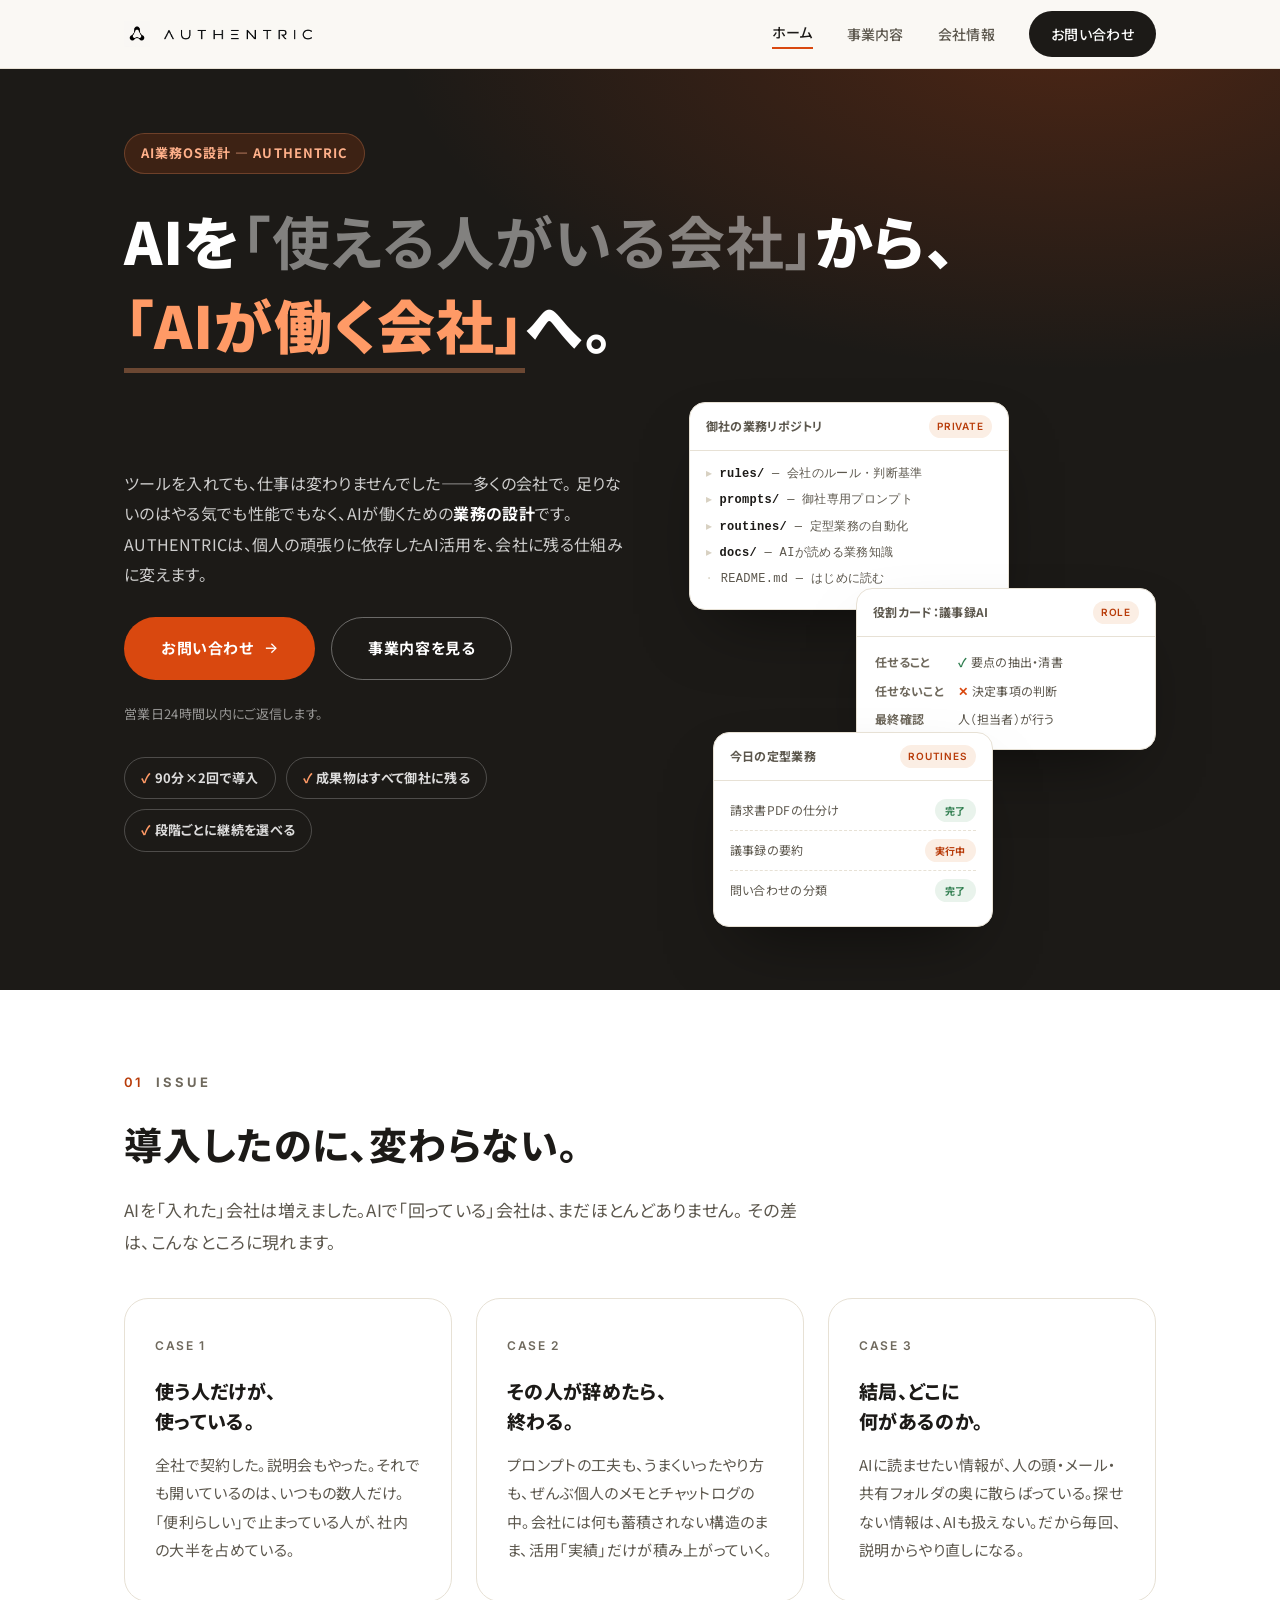
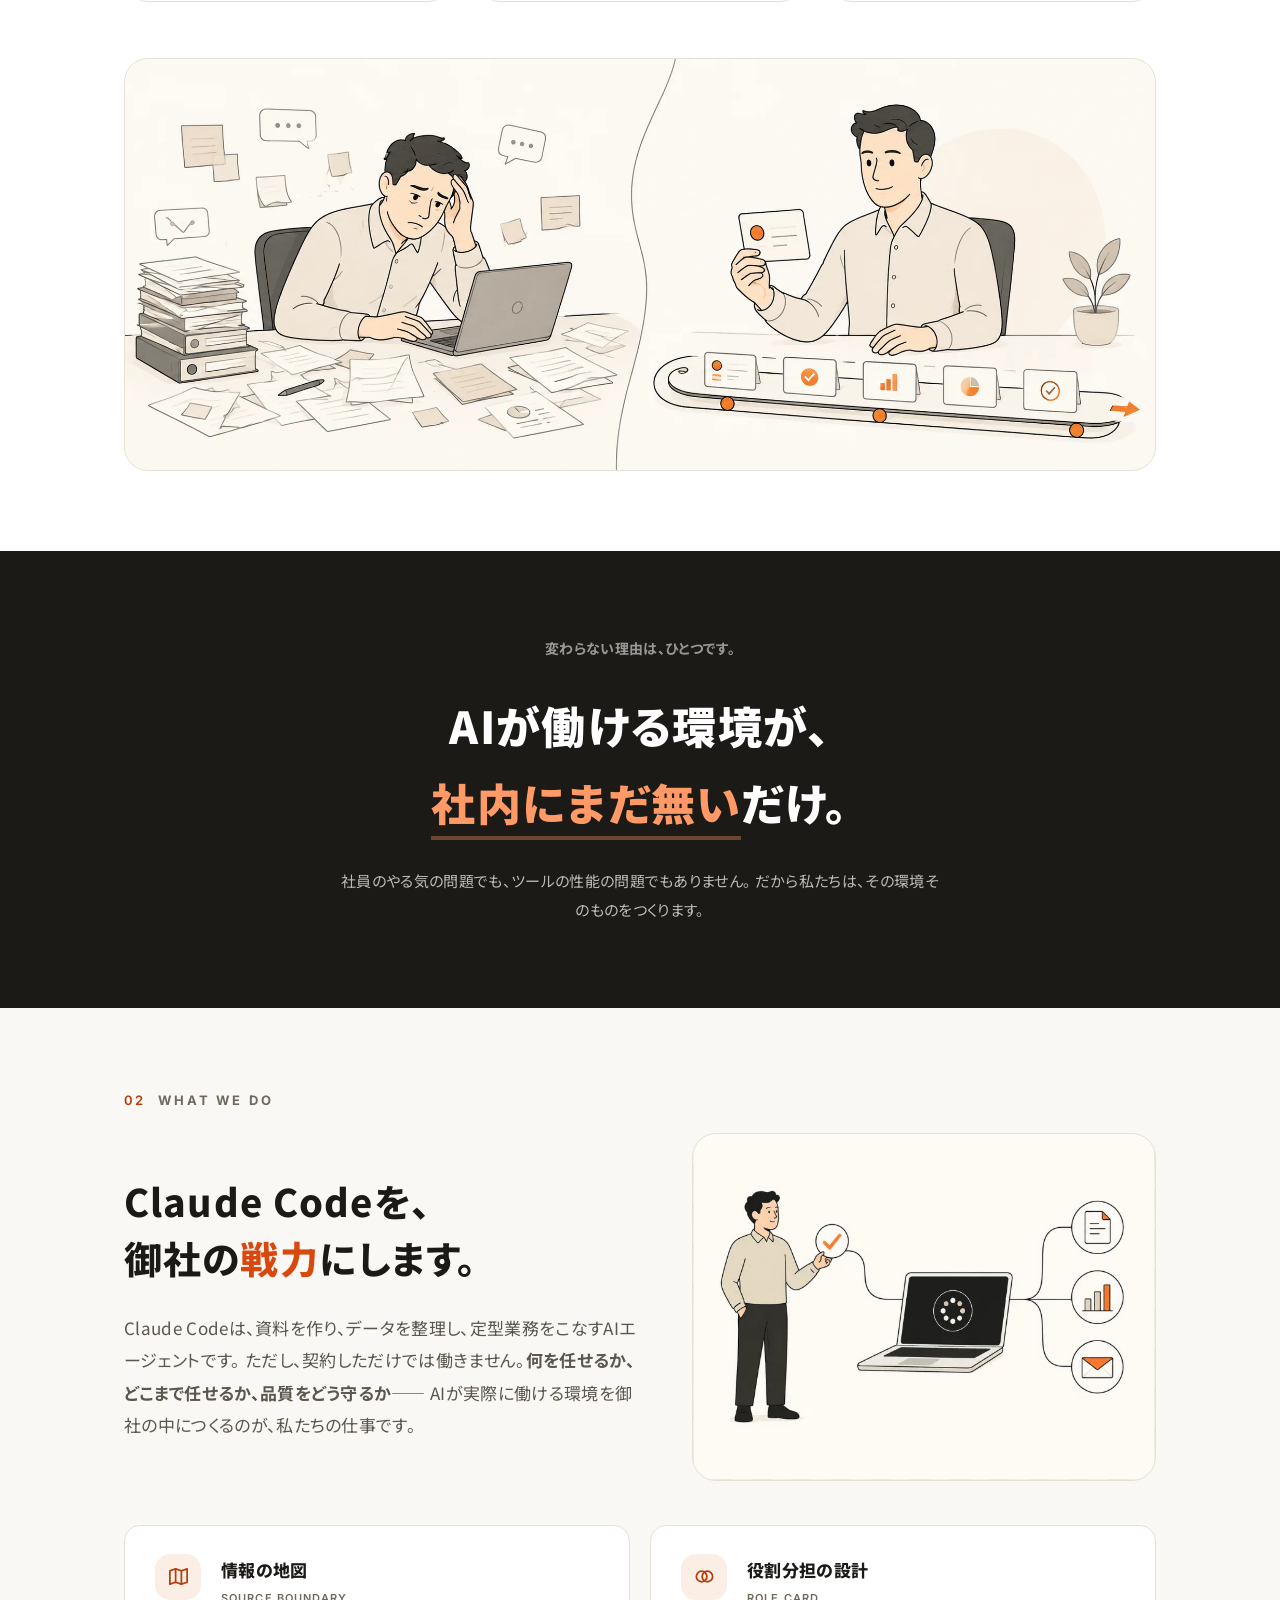
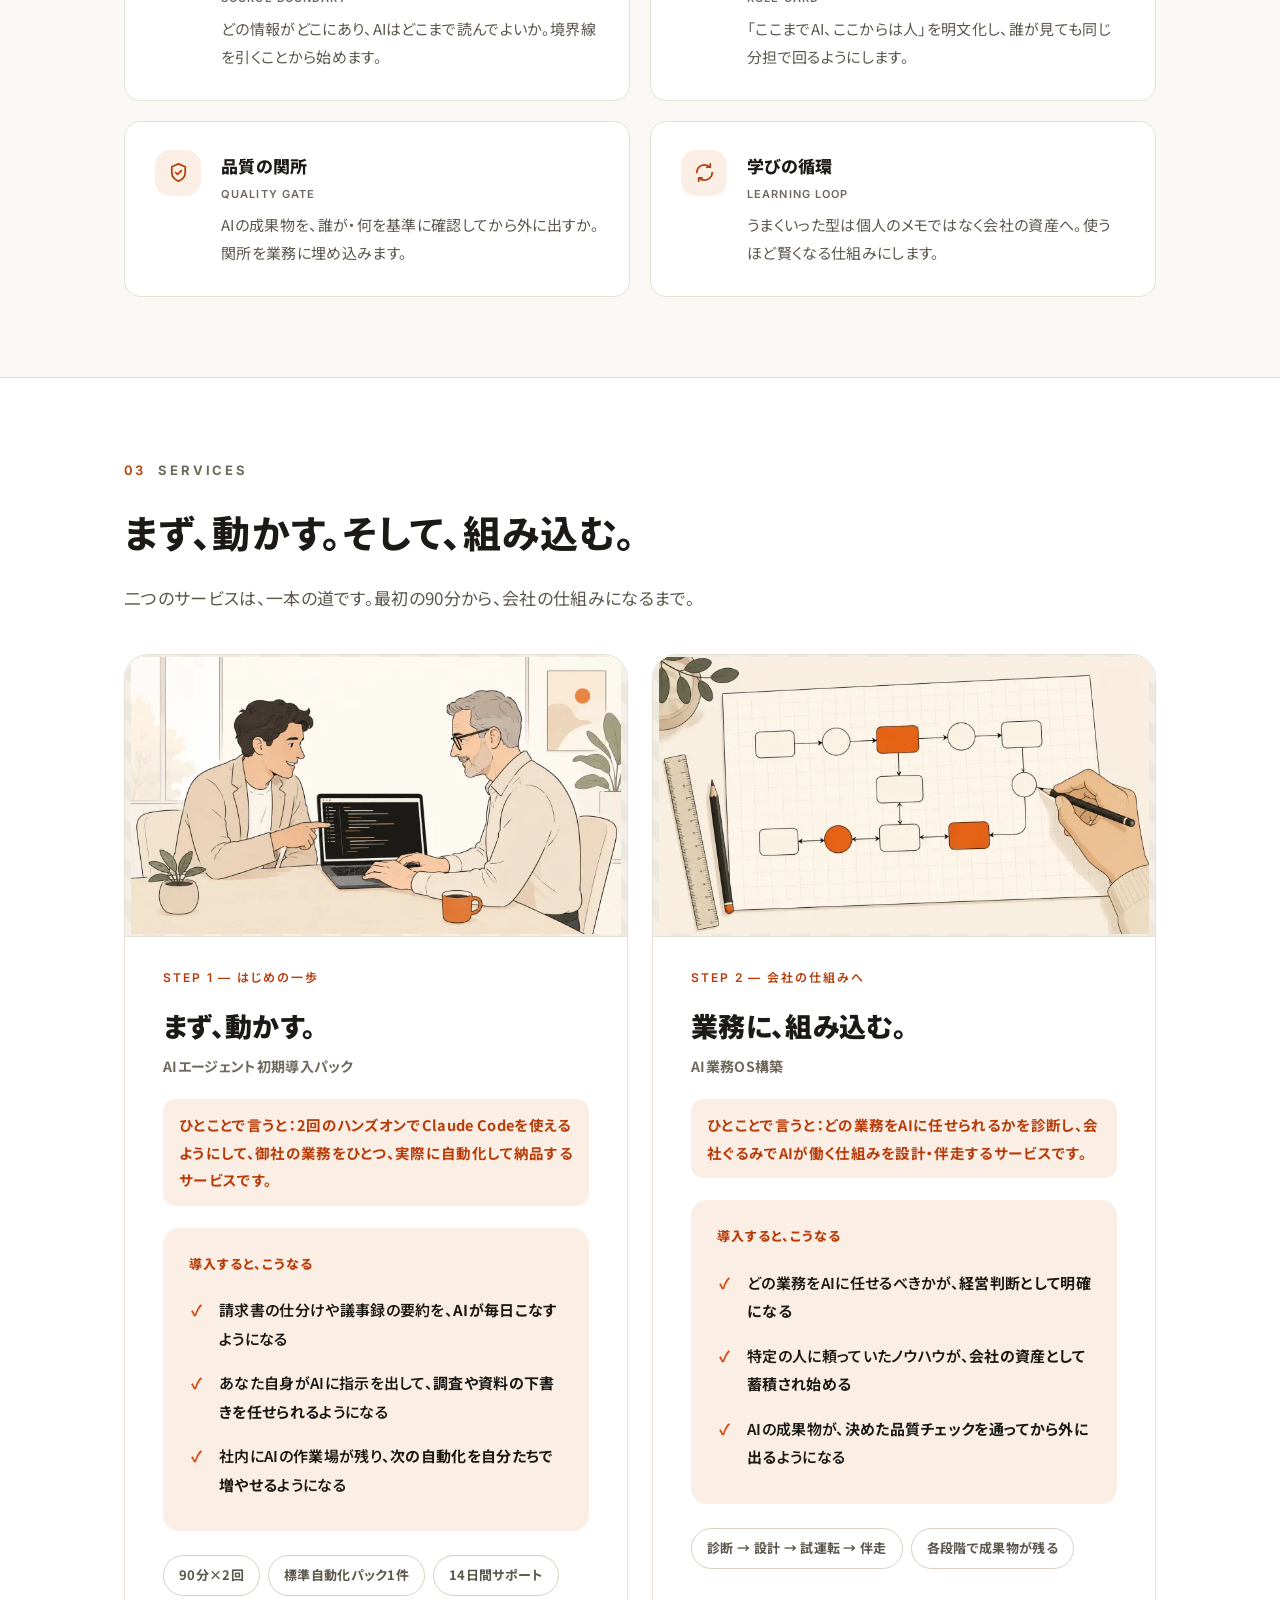
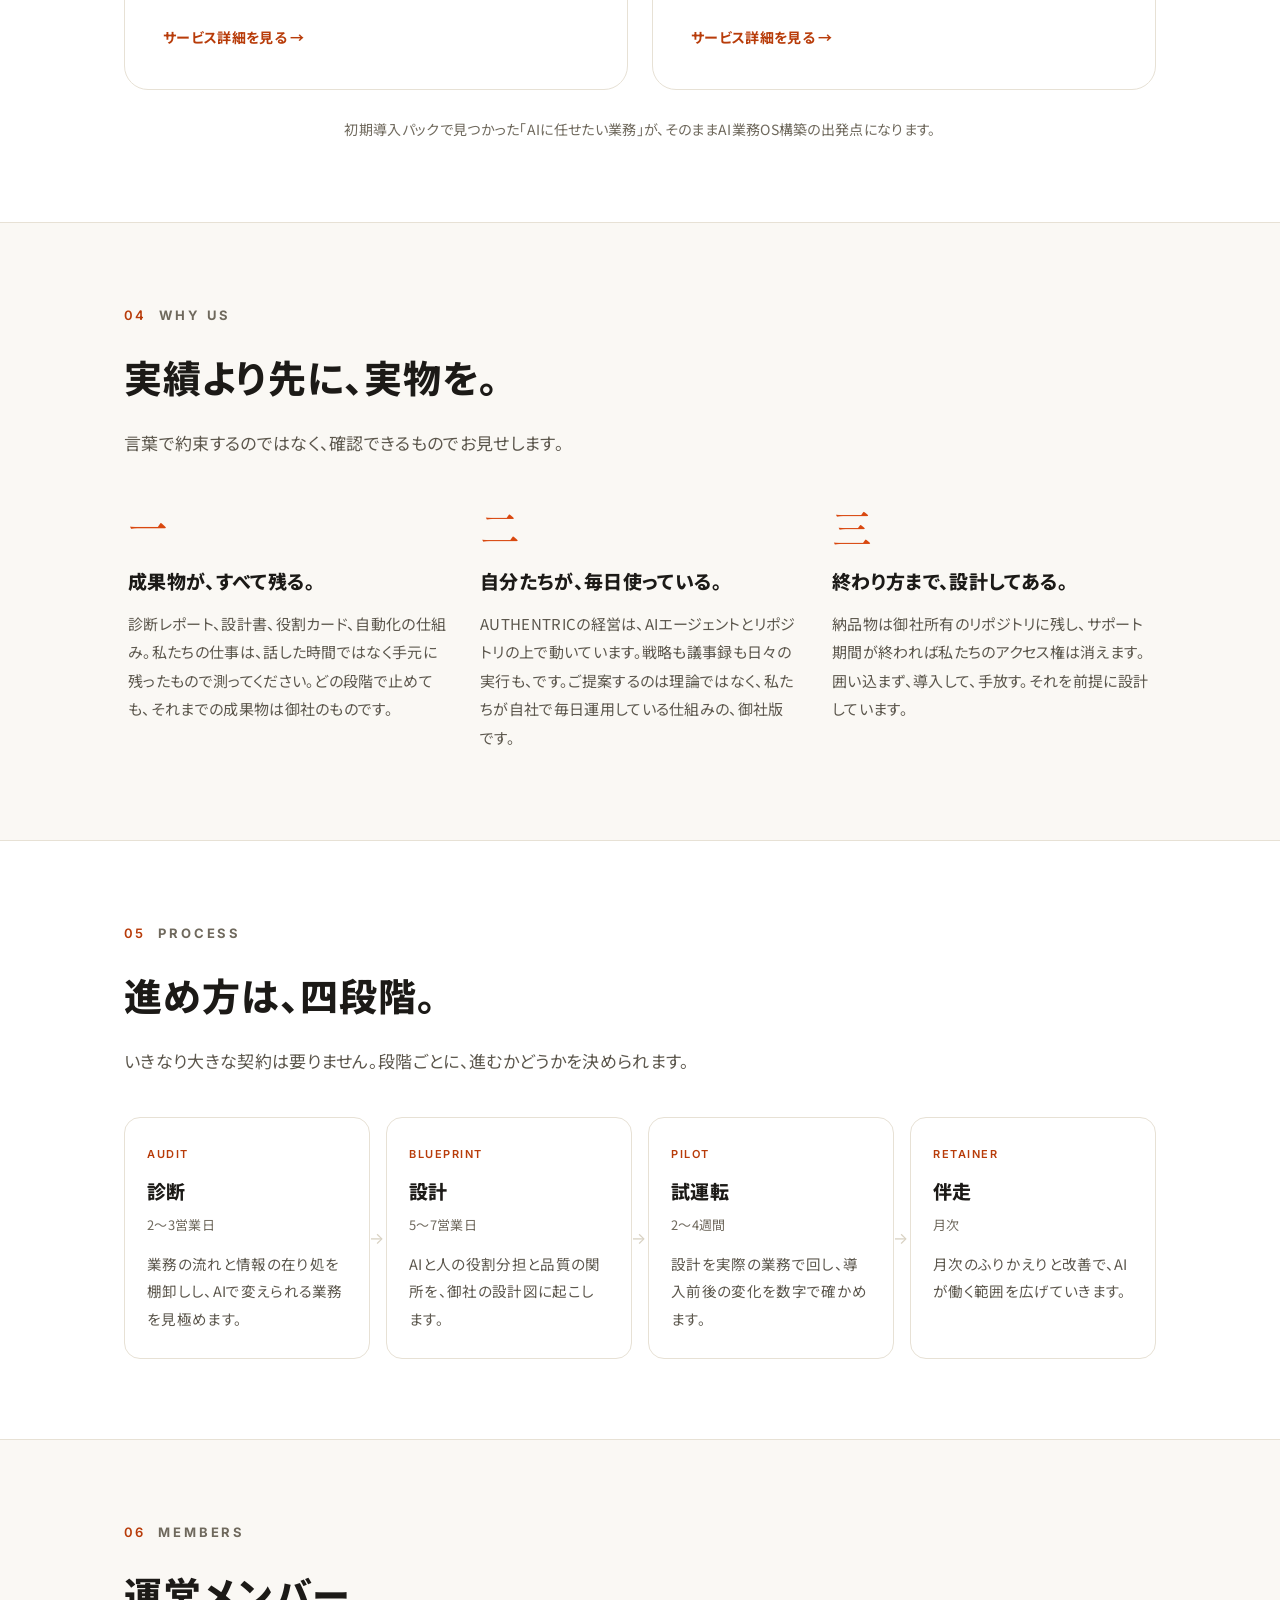
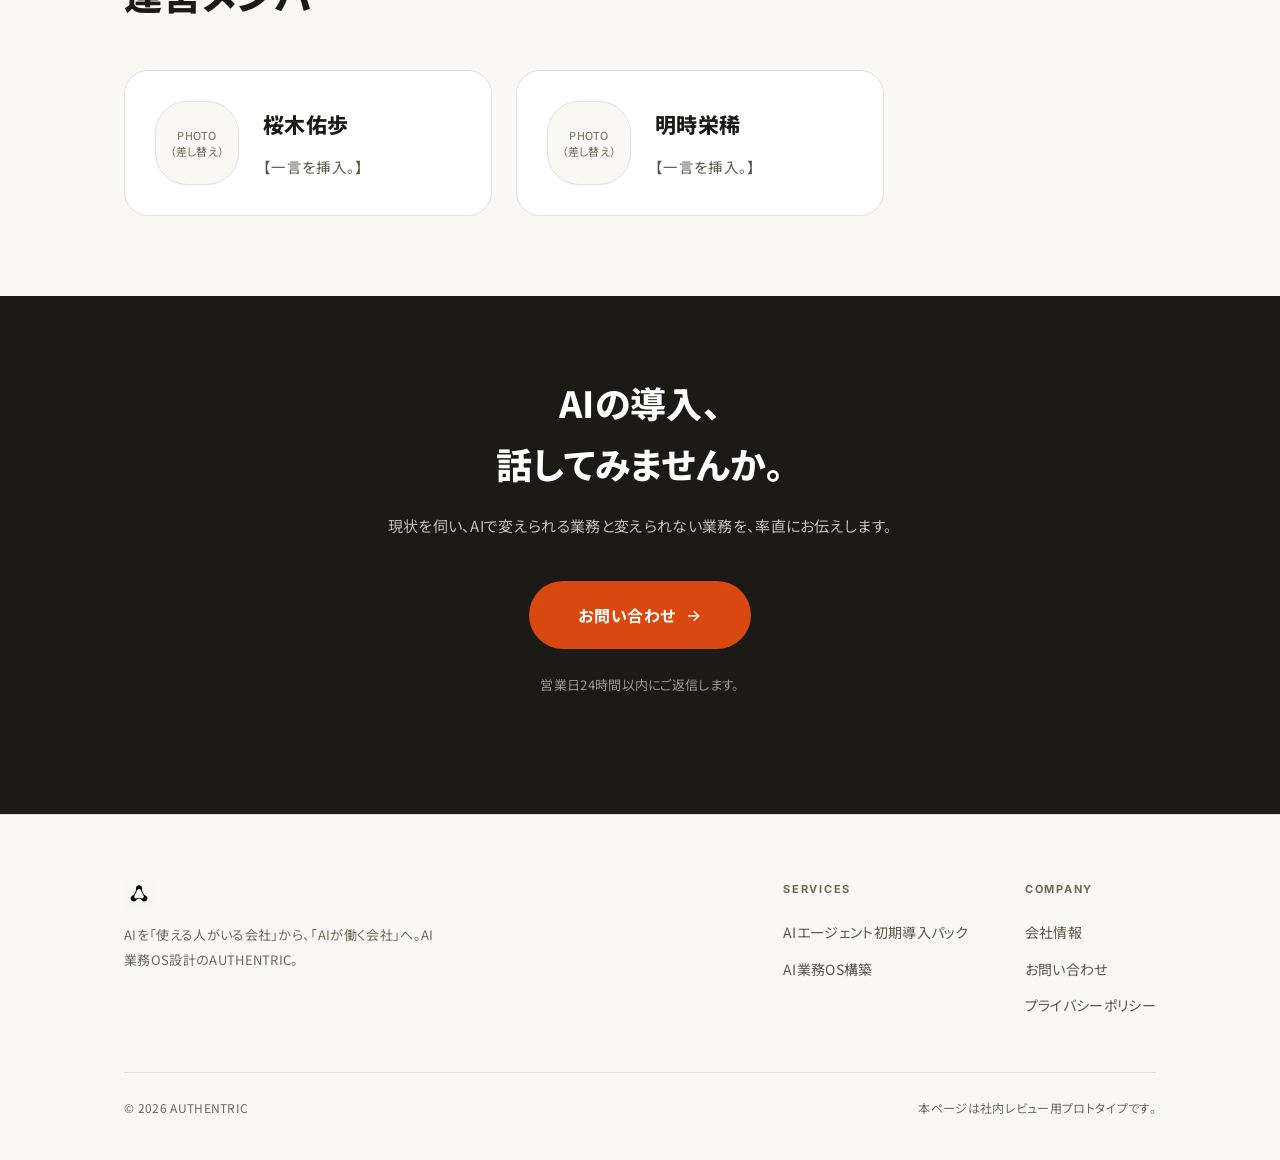
<file: index.html>
<!doctype html>
<html lang="ja">
<head>
  <meta charset="utf-8">
  <meta name="viewport" content="width=device-width, initial-scale=1">
  <title>AUTHENTRIC | AI業務OS設計で「AIが働く会社」へ</title>
  <meta name="description" content="AUTHENTRICは、業務そのものをAI前提に設計し直す「AI業務OS設計」の会社です。個人の頑張りに依存したAI活用を、会社に残る仕組みに変えます。">
  <!-- 公開前のためnoindex。本公開時に削除する（README公開チェックリスト参照） -->
  <meta name="robots" content="noindex">
  <link rel="canonical" href="https://aubr3964.github.io/authentric-site-preview/index.html">
  <meta property="og:site_name" content="AUTHENTRIC">
  <meta property="og:title" content="AUTHENTRIC | AI業務OS設計">
  <meta property="og:description" content="AIを「使える人がいる会社」から、「AIが働く会社」へ。">
  <meta property="og:type" content="website">
  <meta property="og:url" content="https://aubr3964.github.io/authentric-site-preview/index.html">
  <meta property="og:image" content="https://aubr3964.github.io/authentric-site-preview/assets/og-image.jpg">
  <meta property="og:image:width" content="1200">
  <meta property="og:image:height" content="630">
  <meta property="og:locale" content="ja_JP">
  <meta name="twitter:card" content="summary_large_image">
  <link rel="icon" type="image/png" sizes="32x32" href="assets/favicon-32.png">
  <link rel="icon" type="image/png" sizes="192x192" href="assets/favicon-192.png">
  <link rel="apple-touch-icon" href="assets/apple-touch-icon.png">
  <script type="application/ld+json">
  {
    "@context": "https://schema.org",
    "@type": "Organization",
    "name": "AUTHENTRIC",
    "url": "https://aubr3964.github.io/authentric-site-preview/",
    "logo": "https://aubr3964.github.io/authentric-site-preview/assets/favicon-192.png",
    "description": "業務そのものをAI前提に設計し直す「AI業務OS設計」の会社。"
  }
  </script>
  <link rel="preconnect" href="https://fonts.googleapis.com">
  <link rel="preconnect" href="https://fonts.gstatic.com" crossorigin>
  <link href="https://fonts.googleapis.com/css2?family=Noto+Sans+JP:wght@400;500;700;800;900&family=Shippori+Mincho:wght@600&family=Inter:wght@500;600&display=swap" rel="stylesheet">
  <link rel="stylesheet" href="styles.css">
</head>
<body>

<a class="skip-link" href="#main">本文へスキップ</a>

<header class="site-header">
  <div class="wrap">
    <a class="brand" href="index.html" aria-label="AUTHENTRIC ホーム">
      <img class="symbol" src="assets/authentric-symbol-96.png" width="96" height="96" alt="">
      <img class="wordmark" src="assets/brand-wordmark-black.png" alt="AUTHENTRIC">
    </a>
    <button class="nav-toggle" data-nav-toggle aria-label="メニュー" aria-expanded="false">≡</button>
    <nav class="global-nav" data-nav aria-label="グローバルナビゲーション">
      <a href="index.html" aria-current="page">ホーム</a>
      <a href="services.html">事業内容</a>
      <a href="company.html">会社情報</a>
      <a href="contact.html" class="nav-cta" data-cta="nav_contact">お問い合わせ</a>
    </nav>
  </div>
</header>

<main id="main">

  <!-- ============ hero ============ -->
  <section class="hero">
    <div class="wrap">
      <span class="hero-kicker">AI業務OS設計 — AUTHENTRIC</span>
      <h1 class="hero-title">
        AIを<span class="quiet">「使える人がいる会社」</span>から、<br>
        <span class="em3">「AIが働く会社」</span>へ。
      </h1>
      <div class="hero-grid">
      <div>
        <p class="hero-lead">
          ツールを入れても、仕事は変わりませんでした——多くの会社で。
          足りないのはやる気でも性能でもなく、AIが働くための<strong>業務の設計</strong>です。
          AUTHENTRICは、個人の頑張りに依存したAI活用を、会社に残る仕組みに変えます。
        </p>
        <div class="hero-actions">
          <a class="btn btn-primary" href="contact.html" data-cta="hero_contact">お問い合わせ <span class="arrow">→</span></a>
          <a class="btn btn-ghost" href="services.html" data-cta="hero_services">事業内容を見る</a>
        </div>
        <p class="hero-note">営業日24時間以内にご返信します。</p>
        <div class="hero-proof" aria-label="サービスの特長">
          <span>90分×2回で導入</span>
          <span>成果物はすべて御社に残る</span>
          <span>段階ごとに継続を選べる</span>
        </div>
      </div>

      <div class="mock-cluster" aria-hidden="true"><!-- 実物の空気を出す手描きUI -->
        <div class="mock-card mock-repo">
          <div class="mock-head">御社の業務リポジトリ <span class="tag">PRIVATE</span></div>
          <ul>
            <li><strong>rules/</strong> — 会社のルール・判断基準</li>
            <li><strong>prompts/</strong> — 御社専用プロンプト</li>
            <li><strong>routines/</strong> — 定型業務の自動化</li>
            <li><strong>docs/</strong> — AIが読める業務知識</li>
            <li class="file">README.md — はじめに読む</li>
          </ul>
        </div>
        <div class="mock-card mock-role">
          <div class="mock-head">役割カード：議事録AI <span class="tag">ROLE</span></div>
          <div class="body">
            <dl>
              <dt>任せること</dt><dd class="ok">要点の抽出・清書</dd>
              <dt>任せないこと</dt><dd class="ng">決定事項の判断</dd>
              <dt>最終確認</dt><dd>人（担当者）が行う</dd>
            </dl>
          </div>
        </div>
        <div class="mock-card mock-routine">
          <div class="mock-head">今日の定型業務 <span class="tag">ROUTINES</span></div>
          <ul>
            <li>請求書PDFの仕分け <span class="st done">完了</span></li>
            <li>議事録の要約 <span class="st run">実行中</span></li>
            <li>問い合わせの分類 <span class="st done">完了</span></li>
          </ul>
        </div>
      </div>
      </div>
    </div>
  </section>

  <!-- ============ 01 problem ============ -->
  <section class="block tinted">
    <div class="wrap">
      <div class="kicker reveal"><span class="no">01</span><span class="label">Issue</span></div>
      <h2 class="headline reveal">導入したのに、変わらない。</h2>
      <p class="section-lead reveal">
        AIを「入れた」会社は増えました。AIで「回っている」会社は、まだほとんどありません。
        その差は、こんなところに現れます。
      </p>
      <div class="card-row">
        <article class="p-card reveal">
          <span class="p-no">CASE 1</span>
          <h3>使う人だけが、<br>使っている。</h3>
          <p>全社で契約した。説明会もやった。それでも開いているのは、いつもの数人だけ。「便利らしい」で止まっている人が、社内の大半を占めている。</p>
        </article>
        <article class="p-card reveal">
          <span class="p-no">CASE 2</span>
          <h3>その人が辞めたら、<br>終わる。</h3>
          <p>プロンプトの工夫も、うまくいったやり方も、ぜんぶ個人のメモとチャットログの中。会社には何も蓄積されない構造のまま、活用「実績」だけが積み上がっていく。</p>
        </article>
        <article class="p-card reveal">
          <span class="p-no">CASE 3</span>
          <h3>結局、どこに<br>何があるのか。</h3>
          <p>AIに読ませたい情報が、人の頭・メール・共有フォルダの奥に散らばっている。探せない情報は、AIも扱えない。だから毎回、説明からやり直しになる。</p>
        </article>
      </div>
      <figure class="img-slot ratio-wide reveal" style="margin-top:56px;"
              data-label="IMG-04: 導入前後のビフォー/アフター図（assets/img-04-before-after.png）">
        <picture>
          <source type="image/webp" srcset="assets/img-04-before-after-750.webp 750w, assets/img-04-before-after.webp 1983w" sizes="(max-width: 900px) 100vw, 1032px">
          <img src="assets/img-04-before-after.png" width="1983" height="793" alt="導入前は個人ごとにバラバラだったAI活用が、導入後は会社の仕組みとして流れている比較図" loading="lazy" decoding="async" onerror="this.closest('picture').remove()">
        </picture>
      </figure>
    </div>
  </section>

  <!-- ============ statement ============ -->
  <section class="statement-band">
    <div class="wrap">
      <span class="s-kicker">変わらない理由は、ひとつです。</span>
      <h2>AIが働ける環境が、<br><span class="em2">社内にまだ無い</span>だけ。</h2>
      <p>
        社員のやる気の問題でも、ツールの性能の問題でもありません。
        だから私たちは、その環境そのものをつくります。
      </p>
    </div>
  </section>

  <!-- ============ 02 what we do ============ -->
  <section class="block">
    <div class="wrap">
      <div class="kicker reveal"><span class="no">02</span><span class="label">What we do</span></div>
      <div class="intro-grid">
        <div>
          <h2 class="headline reveal">Claude Codeを、<br>御社の<span class="em">戦力</span>にします。</h2>
          <p class="section-lead reveal">
            Claude Codeは、資料を作り、データを整理し、定型業務をこなすAIエージェントです。
            ただし、契約しただけでは働きません。<strong>何を任せるか、どこまで任せるか、品質をどう守るか</strong>——
            AIが実際に働ける環境を御社の中につくるのが、私たちの仕事です。
          </p>
        </div>
        <figure class="img-slot ratio-43 reveal"
                data-label="IMG-01: 人とClaude Codeの役割分担の関係図（assets/img-01-ai-work-os.png）">
          <picture>
            <source type="image/webp" srcset="assets/img-01-ai-work-os-750.webp 750w, assets/img-01-ai-work-os.webp 1448w" sizes="(max-width: 900px) 100vw, 460px">
            <img src="assets/img-01-ai-work-os.png" width="1448" height="1086" alt="人が判断し、Claude Codeが実務をこなし、成果が会社に蓄積される関係図" loading="lazy" decoding="async" onerror="this.closest('picture').remove()">
          </picture>
        </figure>
      </div>
      <div class="os-grid">
          <article class="os-item reveal">
            <span class="os-mark" aria-hidden="true"><svg viewBox="0 0 24 24"><path d="M9 4 3 6v14l6-2 6 2 6-2V4l-6 2-6-2z"/><path d="M9 4v14"/><path d="M15 6v14"/></svg></span>
            <div>
              <h3>情報の地図<small>SOURCE BOUNDARY</small></h3>
              <p>どの情報がどこにあり、AIはどこまで読んでよいか。境界線を引くことから始めます。</p>
            </div>
          </article>
          <article class="os-item reveal">
            <span class="os-mark" aria-hidden="true"><svg viewBox="0 0 24 24"><circle cx="9" cy="12" r="5.5"/><circle cx="15" cy="12" r="5.5"/></svg></span>
            <div>
              <h3>役割分担の設計<small>ROLE CARD</small></h3>
              <p>「ここまでAI、ここからは人」を明文化し、誰が見ても同じ分担で回るようにします。</p>
            </div>
          </article>
          <article class="os-item reveal">
            <span class="os-mark" aria-hidden="true"><svg viewBox="0 0 24 24"><path d="M12 3l7 3v6c0 4.4-2.9 7.4-7 9-4.1-1.6-7-4.6-7-9V6l7-3z"/><path d="m9 12 2 2 4-4"/></svg></span>
            <div>
              <h3>品質の関所<small>QUALITY GATE</small></h3>
              <p>AIの成果物を、誰が・何を基準に確認してから外に出すか。関所を業務に埋め込みます。</p>
            </div>
          </article>
          <article class="os-item reveal">
            <span class="os-mark" aria-hidden="true"><svg viewBox="0 0 24 24"><path d="M4 12a8 8 0 0 1 13.6-5.6"/><path d="M18 3v3.5h-3.5"/><path d="M20 12a8 8 0 0 1-13.6 5.6"/><path d="M6 21v-3.5h3.5"/></svg></span>
            <div>
              <h3>学びの循環<small>LEARNING LOOP</small></h3>
              <p>うまくいった型は個人のメモではなく会社の資産へ。使うほど賢くなる仕組みにします。</p>
            </div>
          </article>
      </div>
    </div>
  </section>

  <!-- ============ 03 services ============ -->
  <section class="block tinted">
    <div class="wrap">
      <div class="kicker reveal"><span class="no">03</span><span class="label">Services</span></div>
      <h2 class="headline reveal">まず、動かす。そして、組み込む。</h2>
      <p class="section-lead reveal">
        二つのサービスは、一本の道です。最初の90分から、会社の仕組みになるまで。
      </p>
      <div class="svc-grid">
        <article class="svc-card reveal">
          <figure class="img-slot ratio-169 svc-thumb"
                  data-label="IMG-02: ハンズオンで一緒にClaude Codeを動かす様子（assets/img-02-onboarding.png）">
            <picture>
              <source type="image/webp" srcset="assets/img-02-onboarding-750.webp 750w, assets/img-02-onboarding.webp 1672w" sizes="(max-width: 900px) 100vw, 490px">
              <img src="assets/img-02-onboarding.png" width="1672" height="941" alt="経営者が伴走者と一緒にPCでClaude Codeを動かしている様子" loading="lazy" decoding="async" onerror="this.closest('picture').remove()">
            </picture>
          </figure>
          <span class="svc-step">STEP 1 — はじめの一歩</span>
          <h3>まず、動かす。</h3>
          <p class="svc-name">AIエージェント初期導入パック</p>
          <span class="svc-oneliner">ひとことで言うと：2回のハンズオンでClaude Codeを使えるようにして、御社の業務をひとつ、実際に自動化して納品するサービスです。</span>
          <div class="after-box">
            <span class="a-title">導入すると、こうなる</span>
            <ul>
              <li>請求書の仕分けや議事録の要約を、<strong>AIが毎日こなす</strong>ようになる</li>
              <li>あなた自身がAIに指示を出して、<strong>調査や資料の下書きを任せられる</strong>ようになる</li>
              <li>社内にAIの作業場が残り、<strong>次の自動化を自分たちで増やせる</strong>ようになる</li>
            </ul>
          </div>
          <div class="meta-chips">
            <span>90分×2回</span><span>標準自動化パック1件</span><span>14日間サポート</span>
          </div>
          <a class="svc-link" href="services.html#onboarding">サービス詳細を見る →</a>
        </article>
        <article class="svc-card reveal">
          <figure class="img-slot ratio-169 svc-thumb"
                  data-label="IMG-03: 業務の設計図（ブループリント）のイメージ（assets/img-03-blueprint.png）">
            <picture>
              <source type="image/webp" srcset="assets/img-03-blueprint-750.webp 750w, assets/img-03-blueprint.webp 1672w" sizes="(max-width: 900px) 100vw, 490px">
              <img src="assets/img-03-blueprint.png" width="1672" height="941" alt="業務フローの設計図の上で、AIに任せる部分と人が判断する部分が色分けされているイメージ" loading="lazy" decoding="async" onerror="this.closest('picture').remove()">
            </picture>
          </figure>
          <span class="svc-step">STEP 2 — 会社の仕組みへ</span>
          <h3>業務に、組み込む。</h3>
          <p class="svc-name">AI業務OS構築</p>
          <span class="svc-oneliner">ひとことで言うと：どの業務をAIに任せられるかを診断し、会社ぐるみでAIが働く仕組みを設計・伴走するサービスです。</span>
          <div class="after-box">
            <span class="a-title">導入すると、こうなる</span>
            <ul>
              <li>どの業務をAIに任せるべきかが、<strong>経営判断として明確になる</strong></li>
              <li>特定の人に頼っていたノウハウが、<strong>会社の資産として蓄積され始める</strong></li>
              <li>AIの成果物が、<strong>決めた品質チェックを通ってから外に出る</strong>ようになる</li>
            </ul>
          </div>
          <div class="meta-chips">
            <span>診断 → 設計 → 試運転 → 伴走</span><span>各段階で成果物が残る</span>
          </div>
          <a class="svc-link" href="services.html#business-os">サービス詳細を見る →</a>
        </article>
      </div>
      <p class="svc-bridge reveal">初期導入パックで見つかった「AIに任せたい業務」が、そのままAI業務OS構築の出発点になります。</p>
    </div>
  </section>

  <!-- ============ 04 trust ============ -->
  <section class="block">
    <div class="wrap">
      <div class="kicker reveal"><span class="no">04</span><span class="label">Why us</span></div>
      <h2 class="headline reveal">実績より先に、実物を。</h2>
      <p class="section-lead reveal">
        言葉で約束するのではなく、確認できるものでお見せします。
      </p>
      <div class="trust-grid">
        <article class="trust-item reveal">
          <span class="t-no">一</span>
          <h3>成果物が、すべて残る。</h3>
          <p>診断レポート、設計書、役割カード、自動化の仕組み。私たちの仕事は、話した時間ではなく手元に残ったもので測ってください。どの段階で止めても、それまでの成果物は御社のものです。</p>
        </article>
        <article class="trust-item reveal">
          <span class="t-no">二</span>
          <h3>自分たちが、毎日使っている。</h3>
          <p>AUTHENTRICの経営は、AIエージェントとリポジトリの上で動いています。戦略も議事録も日々の実行も、です。ご提案するのは理論ではなく、私たちが自社で毎日運用している仕組みの、御社版です。</p>
        </article>
        <article class="trust-item reveal">
          <span class="t-no">三</span>
          <h3>終わり方まで、設計してある。</h3>
          <p>納品物は御社所有のリポジトリに残し、サポート期間が終われば私たちのアクセス権は消えます。囲い込まず、導入して、手放す。それを前提に設計しています。</p>
        </article>
      </div>
    </div>
  </section>

  <!-- ============ 05 flow ============ -->
  <section class="block tinted">
    <div class="wrap">
      <div class="kicker reveal"><span class="no">05</span><span class="label">Process</span></div>
      <h2 class="headline reveal">進め方は、四段階。</h2>
      <p class="section-lead reveal">
        いきなり大きな契約は要りません。段階ごとに、進むかどうかを決められます。
      </p>
      <div class="flow-row">
        <article class="flow-step reveal">
          <span class="f-en">Audit</span>
          <h3>診断</h3>
          <span class="f-time">2〜3営業日</span>
          <p>業務の流れと情報の在り処を棚卸しし、AIで変えられる業務を見極めます。</p>
        </article>
        <article class="flow-step reveal">
          <span class="f-en">Blueprint</span>
          <h3>設計</h3>
          <span class="f-time">5〜7営業日</span>
          <p>AIと人の役割分担と品質の関所を、御社の設計図に起こします。</p>
        </article>
        <article class="flow-step reveal">
          <span class="f-en">Pilot</span>
          <h3>試運転</h3>
          <span class="f-time">2〜4週間</span>
          <p>設計を実際の業務で回し、導入前後の変化を数字で確かめます。</p>
        </article>
        <article class="flow-step reveal">
          <span class="f-en">Retainer</span>
          <h3>伴走</h3>
          <span class="f-time">月次</span>
          <p>月次のふりかえりと改善で、AIが働く範囲を広げていきます。</p>
        </article>
      </div>
    </div>
  </section>

  <!-- ============ 06 members ============ -->
  <section class="block">
    <div class="wrap">
      <div class="kicker reveal"><span class="no">06</span><span class="label">Members</span></div>
      <h2 class="headline reveal">運営メンバー</h2>
      <div class="member-grid" style="margin-top:48px;">
        <article class="member-card reveal">
          <div class="avatar">PHOTO<br>（差し替え）</div>
          <div>
            <h3>桜木佑歩</h3>
            <p>【一言を挿入。】</p>
          </div>
        </article>
        <article class="member-card reveal">
          <div class="avatar">PHOTO<br>（差し替え）</div>
          <div>
            <h3>明時栄稀</h3>
            <p>【一言を挿入。】</p>
          </div>
        </article>
      </div>
    </div>
  </section>

  <!-- ============ CTA ============ -->
  <section class="cta-band">
    <div class="wrap inner">
      <h2>AIの導入、<br>話してみませんか。</h2>
      <p>
        現状を伺い、AIで変えられる業務と変えられない業務を、率直にお伝えします。
      </p>
      <a class="btn btn-primary" href="contact.html" data-cta="cta_band_contact">お問い合わせ <span class="arrow">→</span></a>
      <p class="sla">営業日24時間以内にご返信します。</p>
    </div>
  </section>

</main>

<footer class="site-footer">
  <div class="wrap">
    <div class="footer-top">
      <div class="footer-brand">
        <img class="symbol" src="assets/authentric-symbol-96.png" width="96" height="96" alt="AUTHENTRIC">
        <p>AIを「使える人がいる会社」から、「AIが働く会社」へ。AI業務OS設計のAUTHENTRIC。</p>
      </div>
      <nav class="footer-nav" aria-label="フッターナビゲーション">
        <div class="col">
          <h4>Services</h4>
          <a href="services.html#onboarding">AIエージェント初期導入パック</a>
          <a href="services.html#business-os">AI業務OS構築</a>
        </div>
        <div class="col">
          <h4>Company</h4>
          <a href="company.html">会社情報</a>
          <a href="contact.html">お問い合わせ</a>
          <a href="privacy.html">プライバシーポリシー</a>
        </div>
      </nav>
    </div>
    <div class="footer-bottom">
      <span>© 2026 AUTHENTRIC</span>
      <span>本ページは社内レビュー用プロトタイプです。</span>
    </div>
  </div>
</footer>

<div class="toast" data-toast role="status" aria-live="polite"></div>
<script src="script.js"></script>
</body>
</html>
</file>
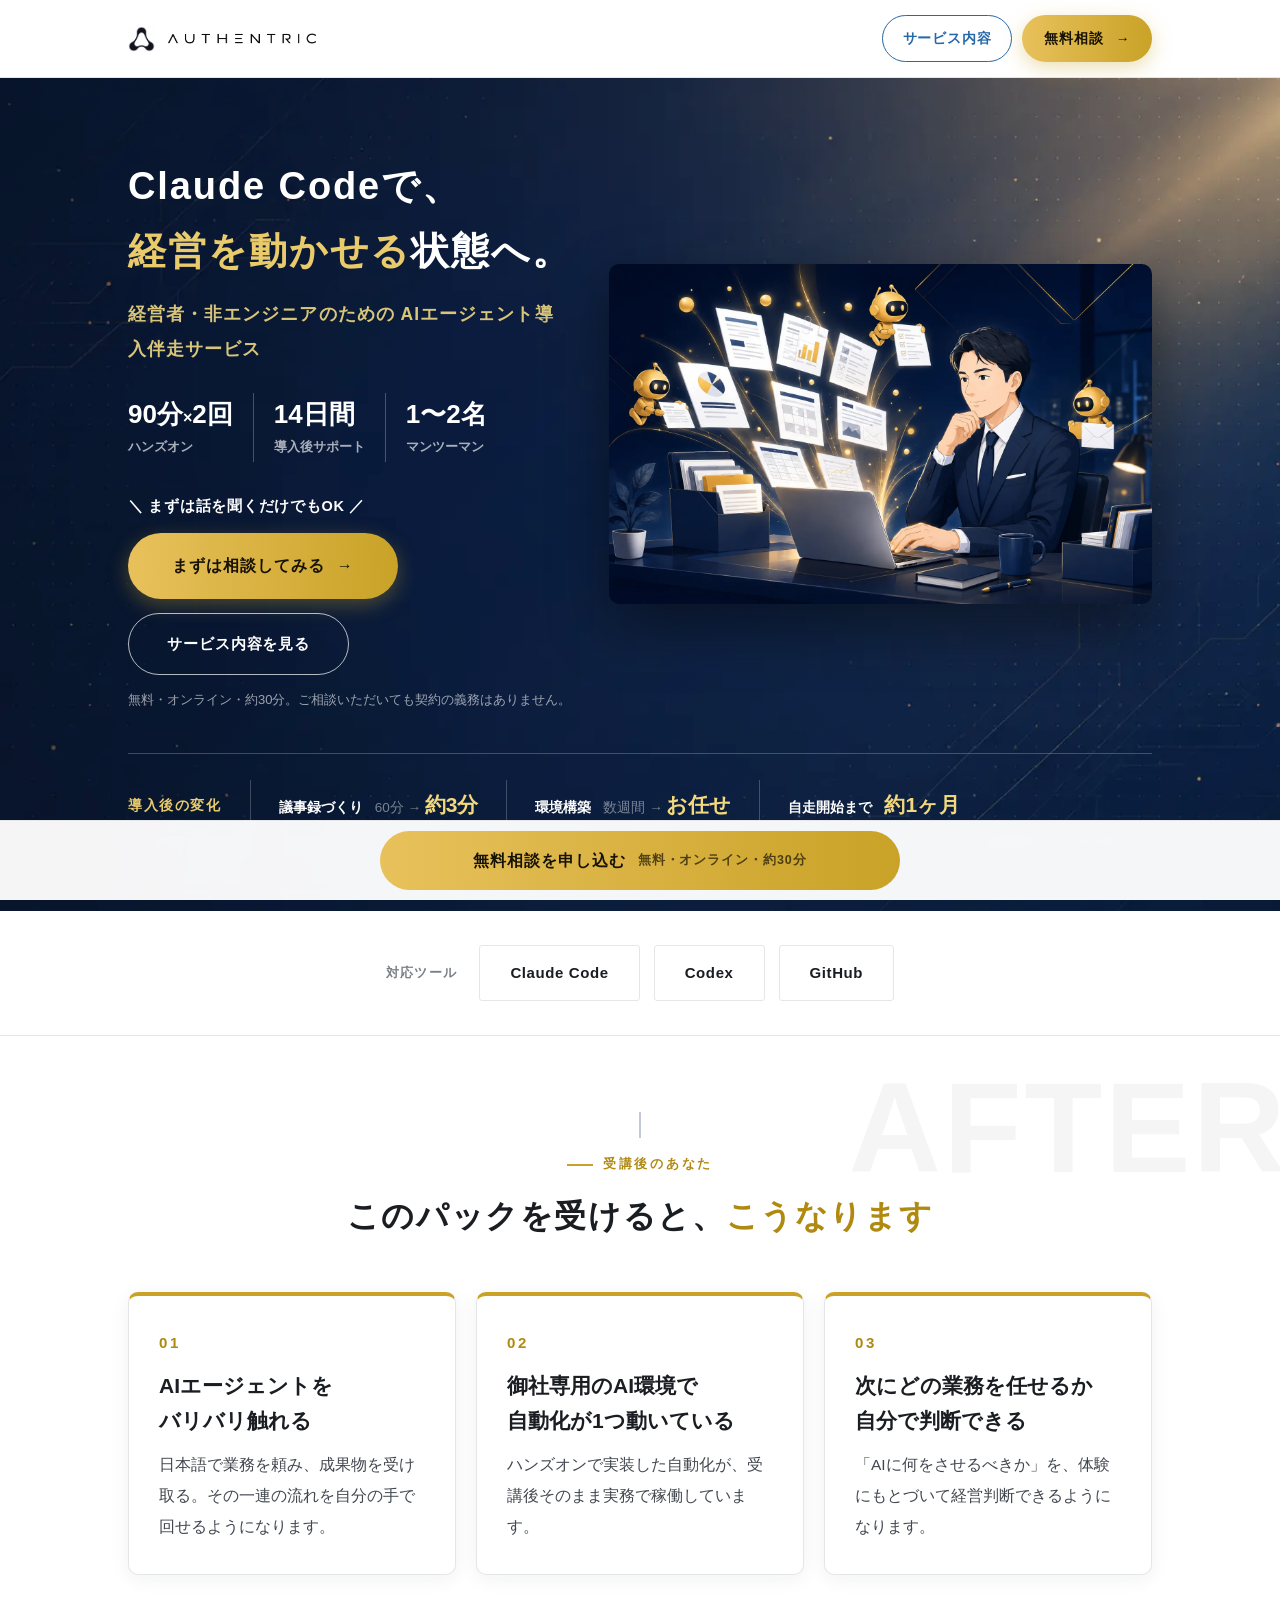
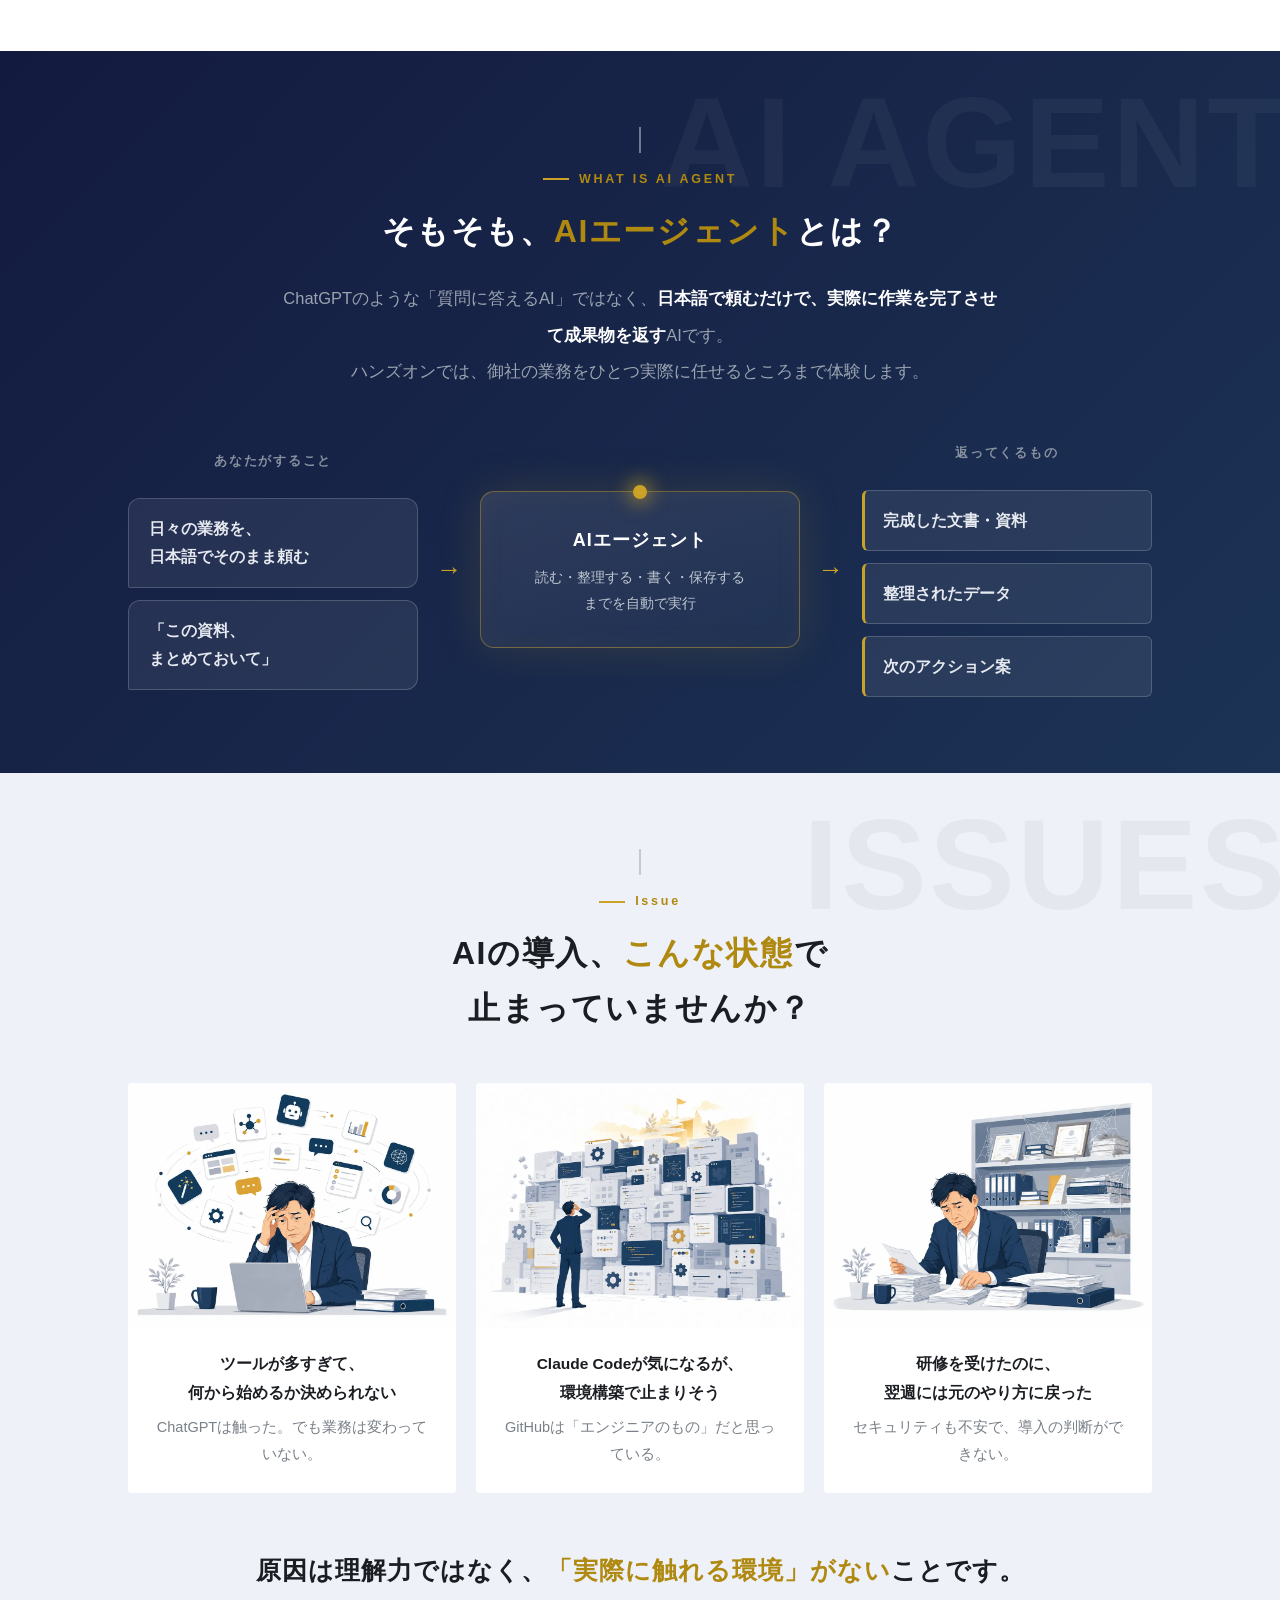
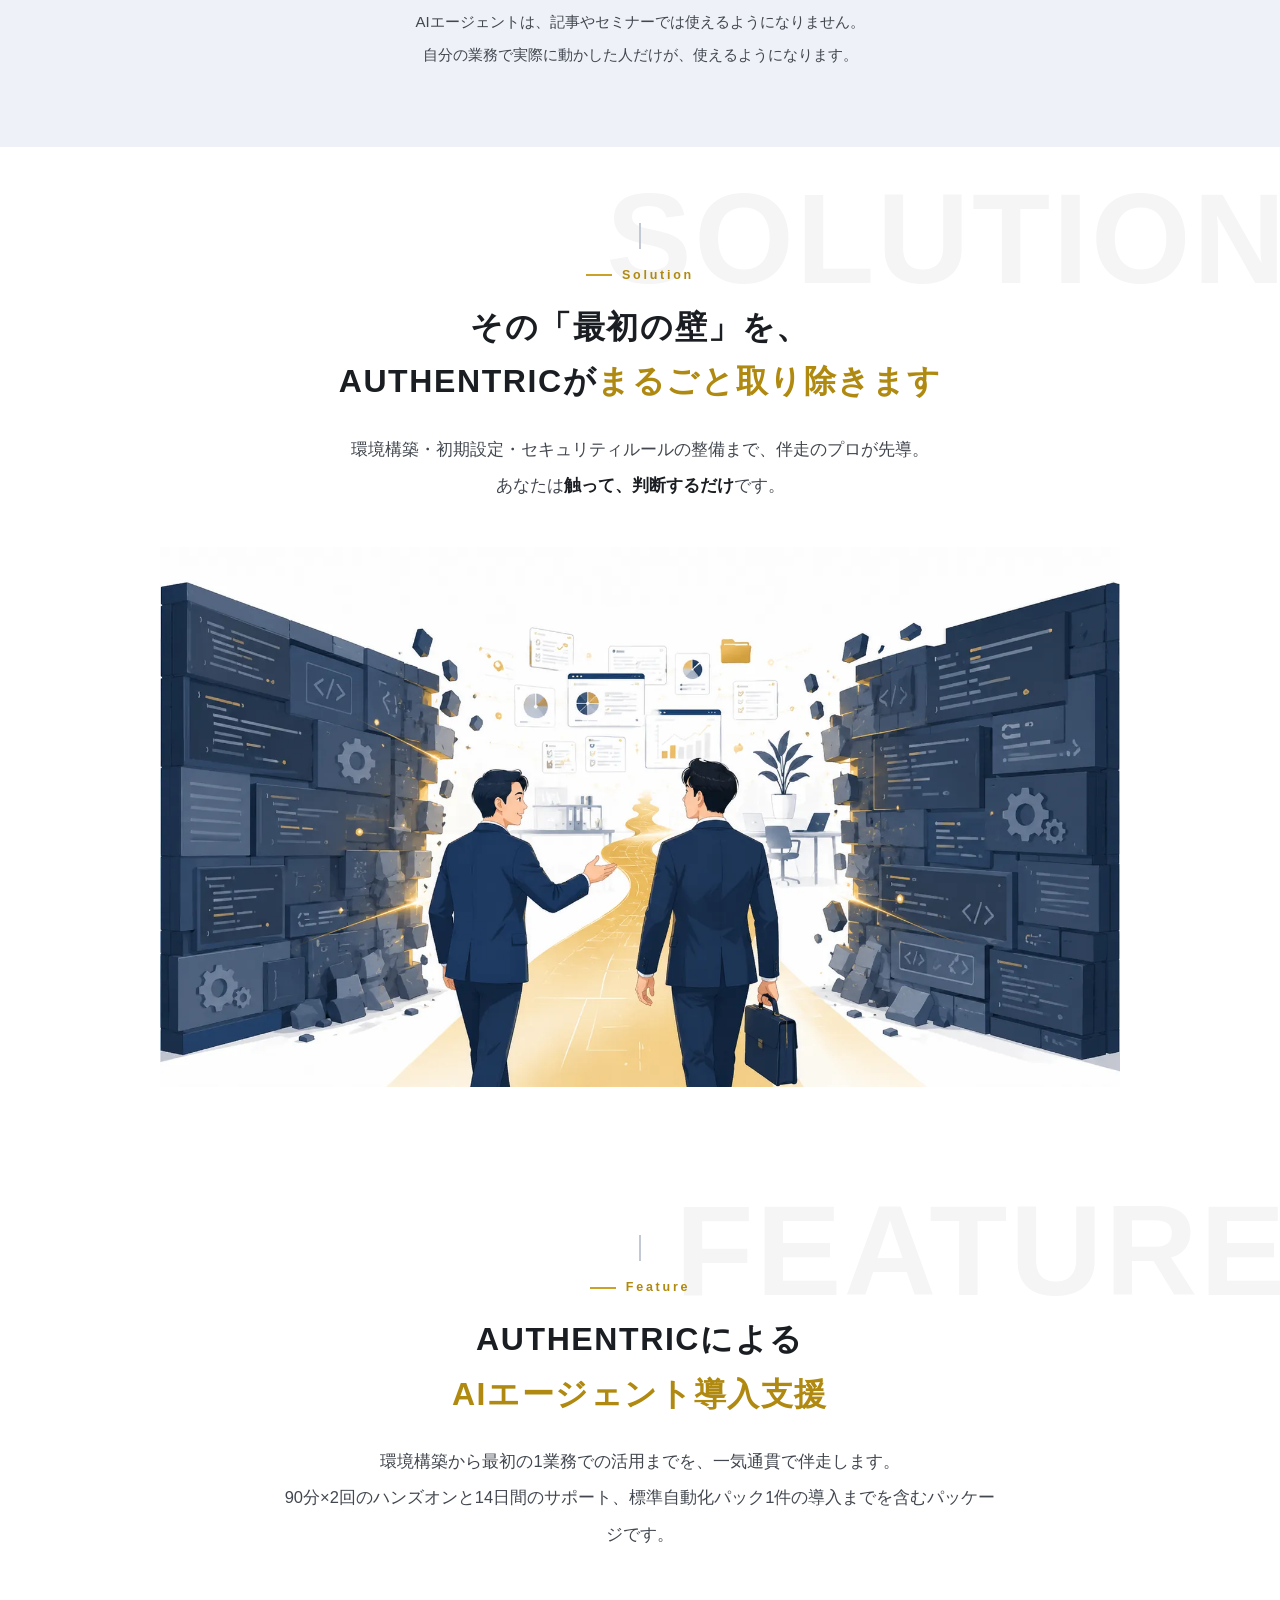
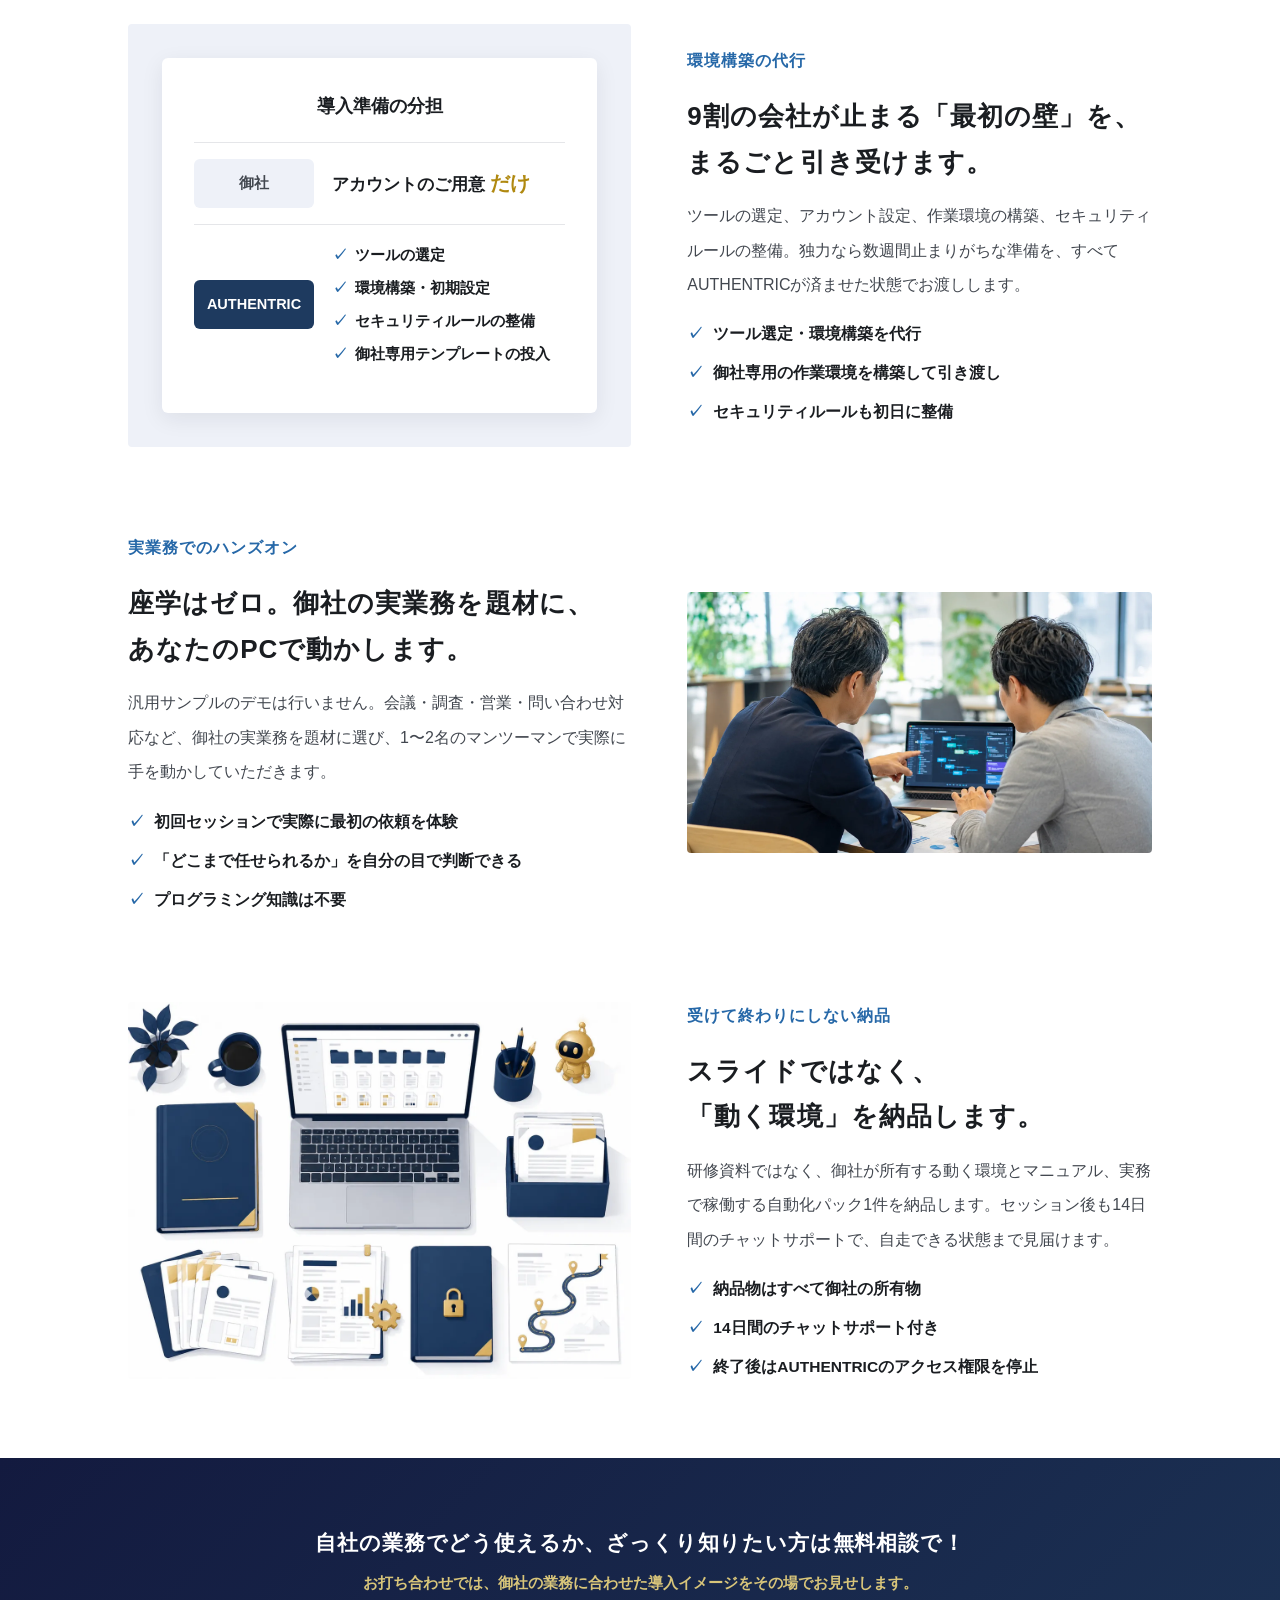
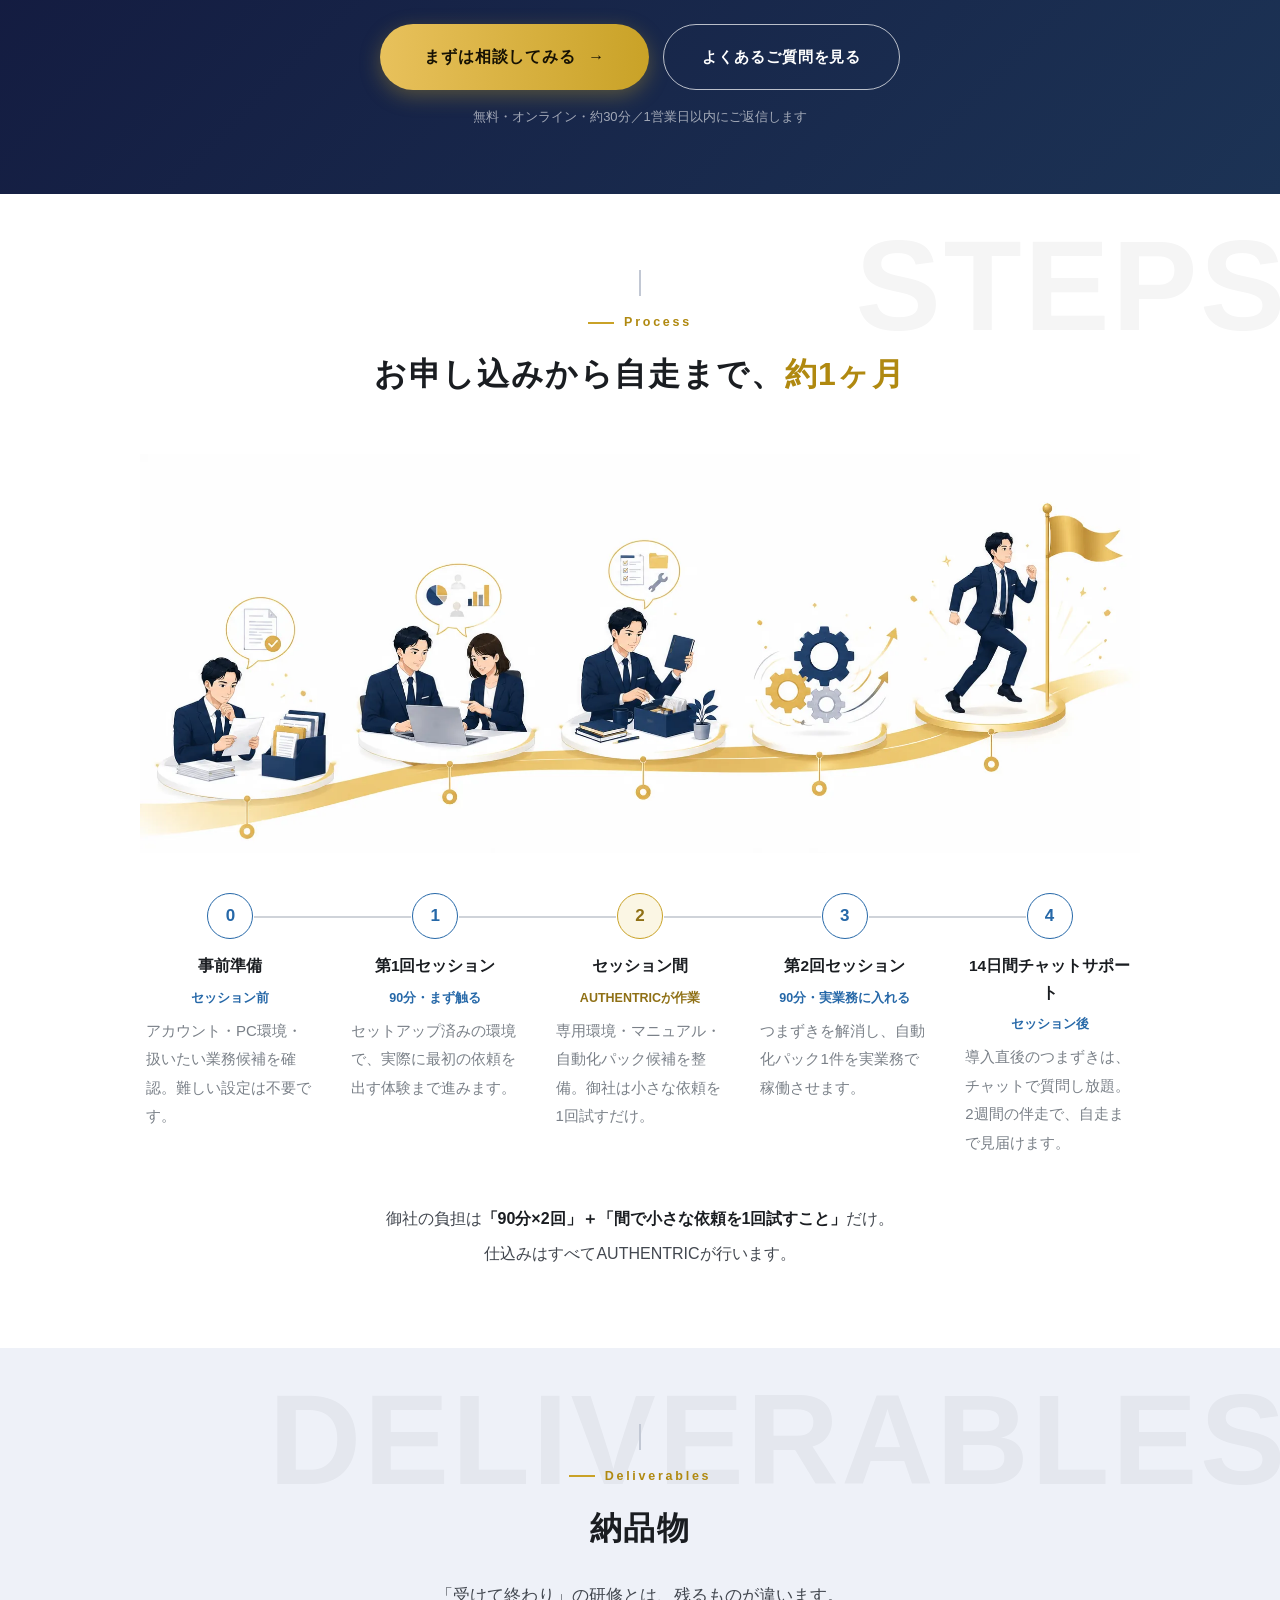
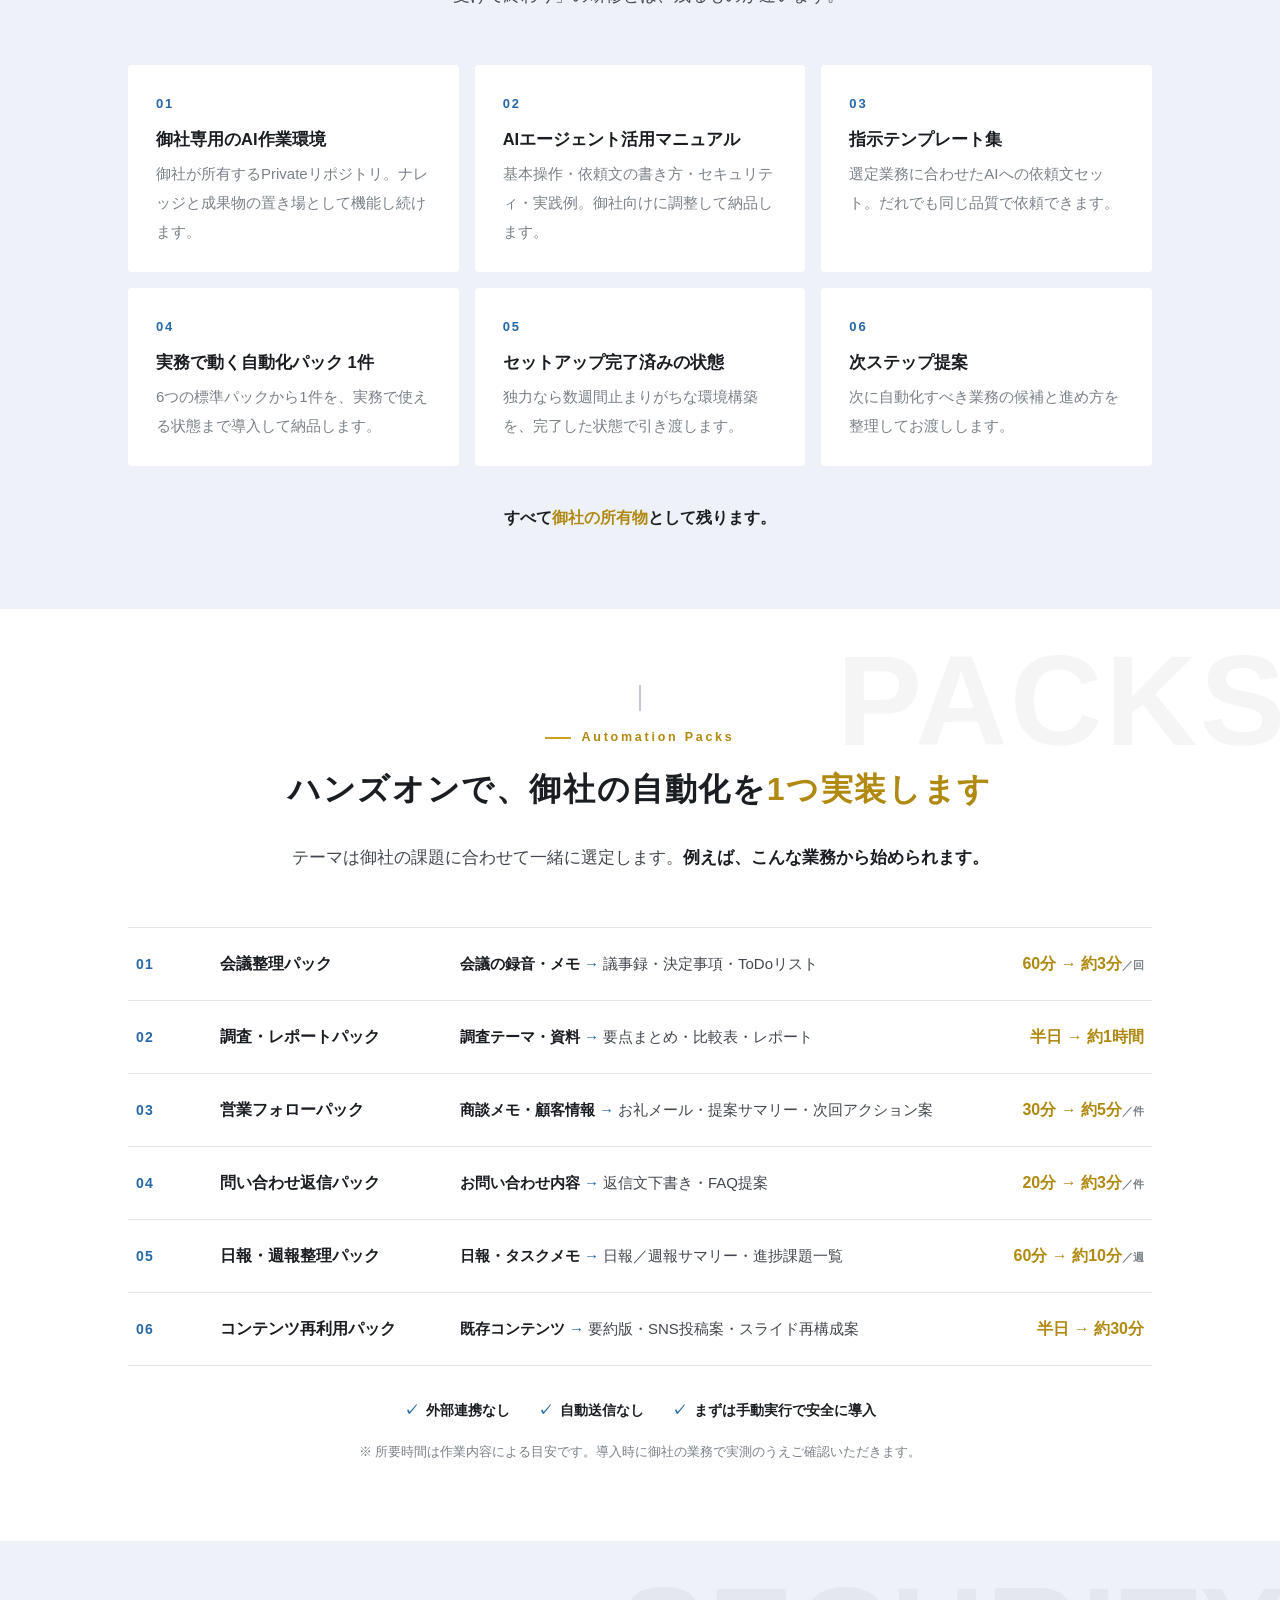
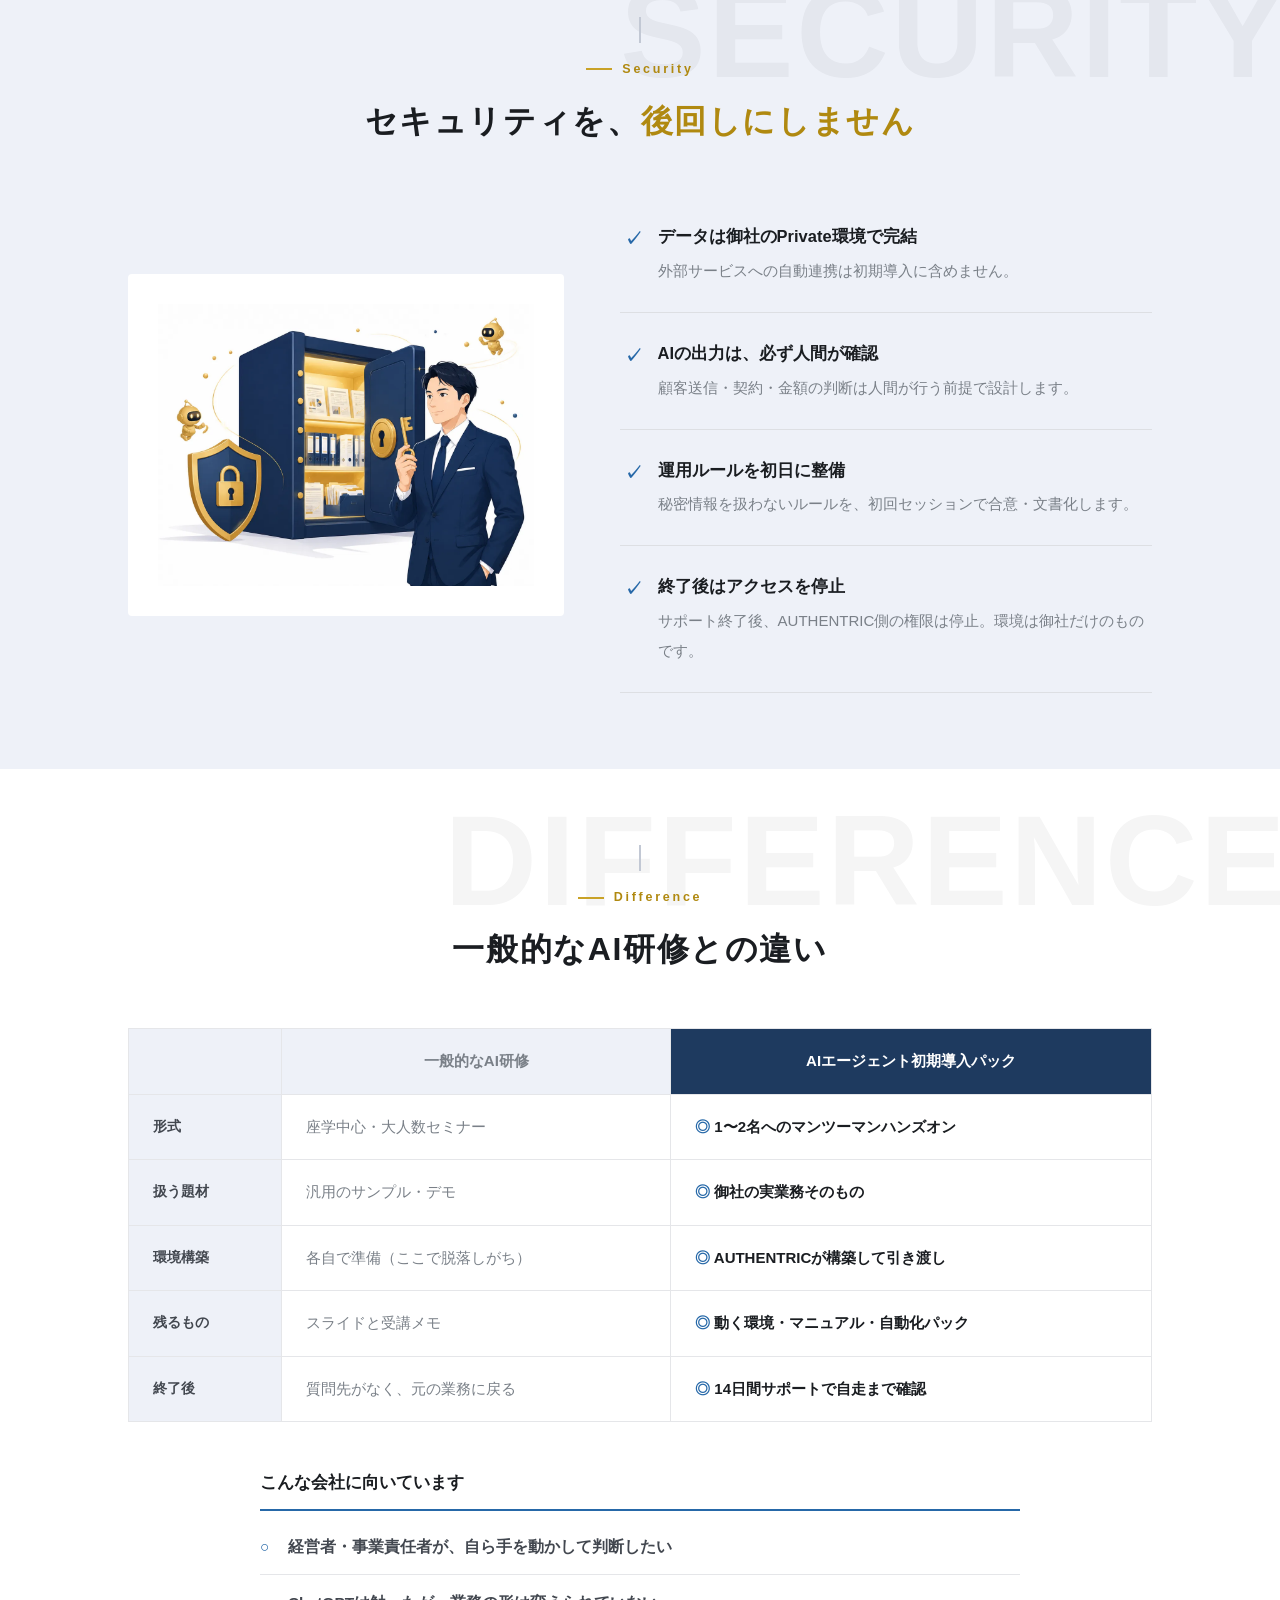
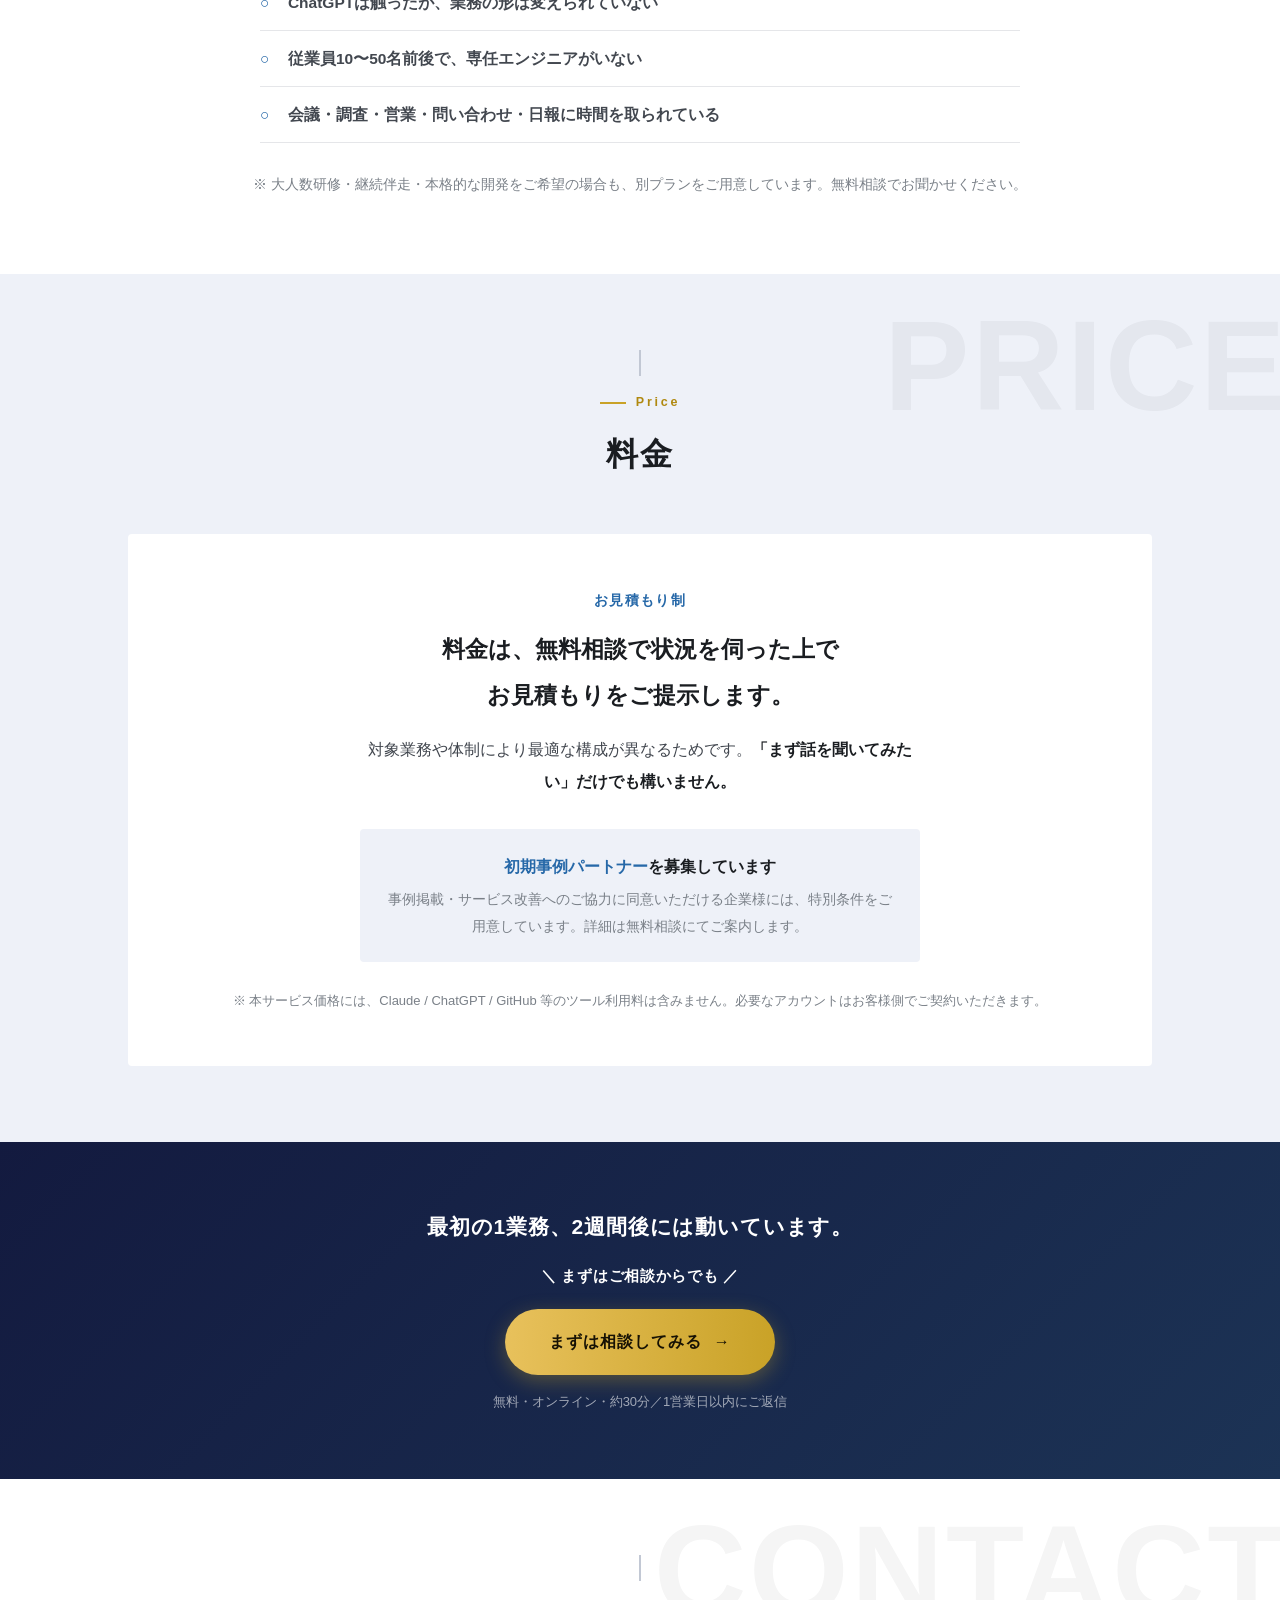
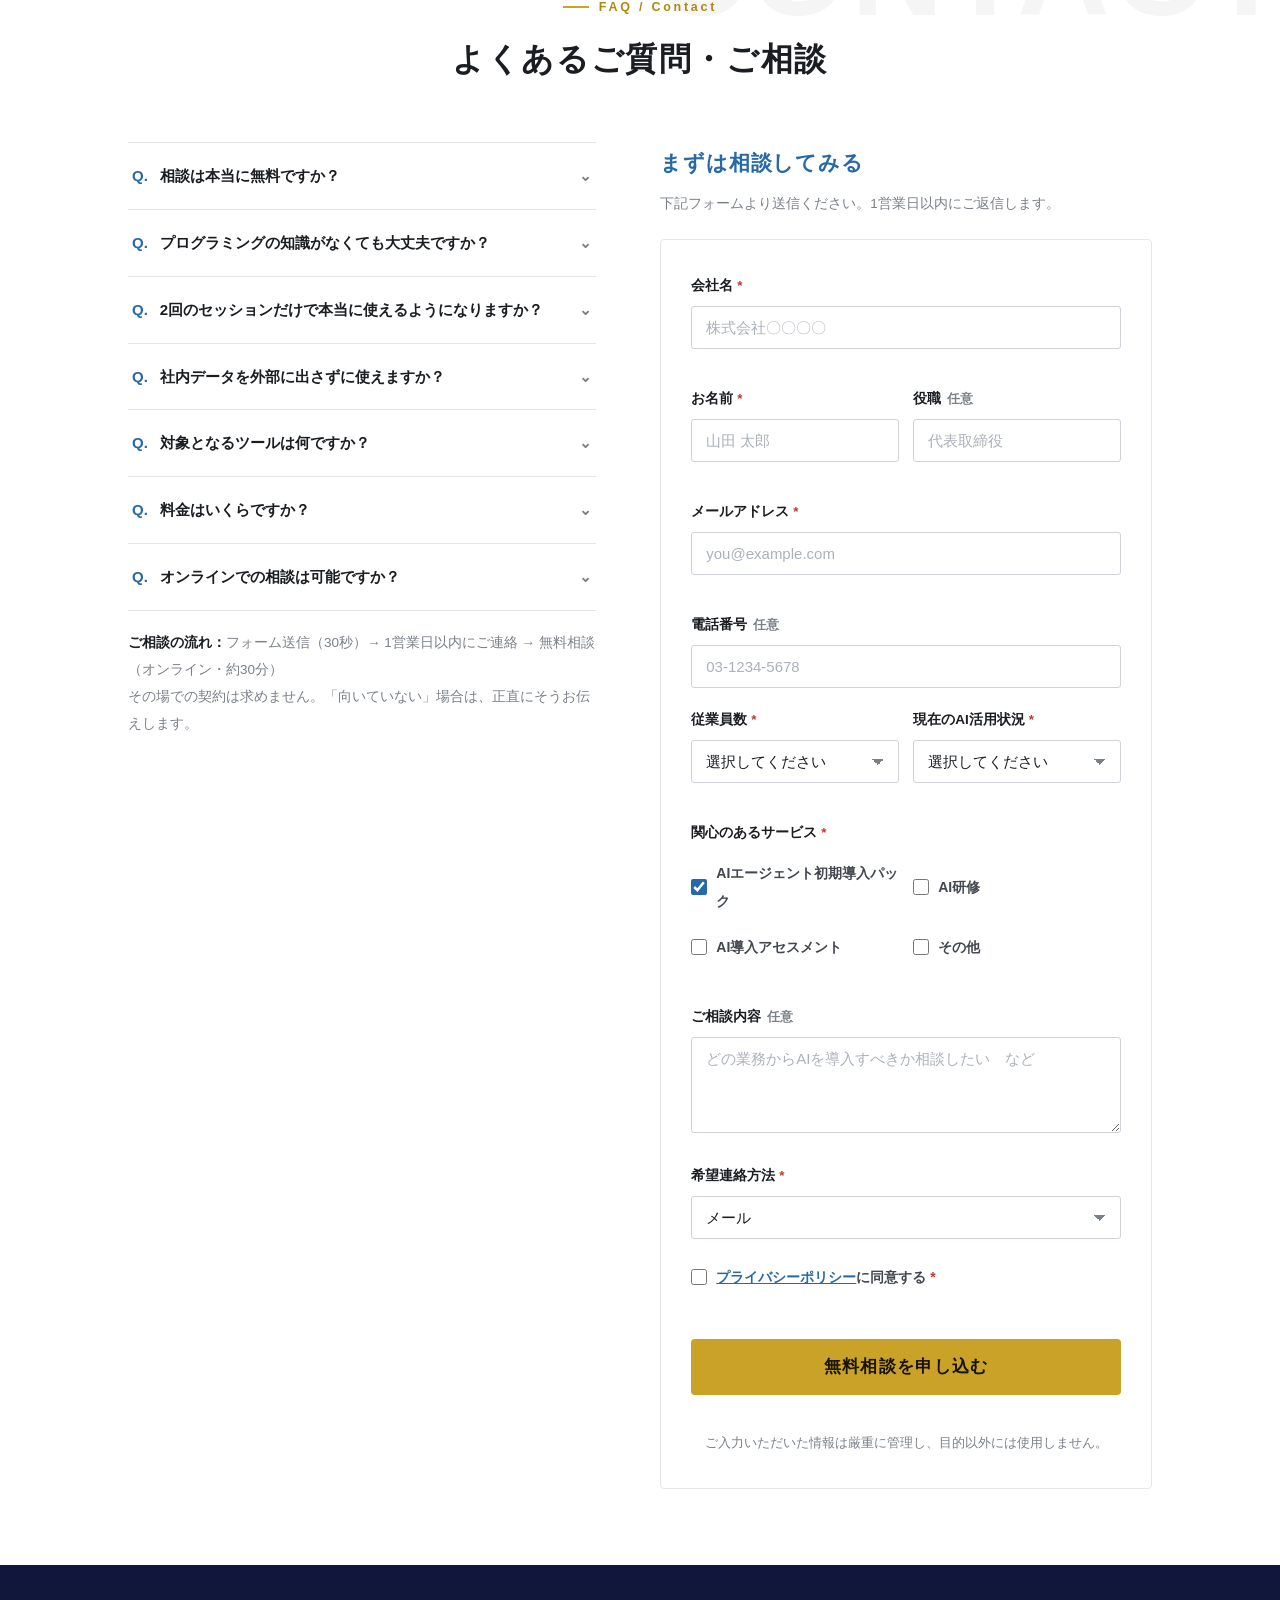
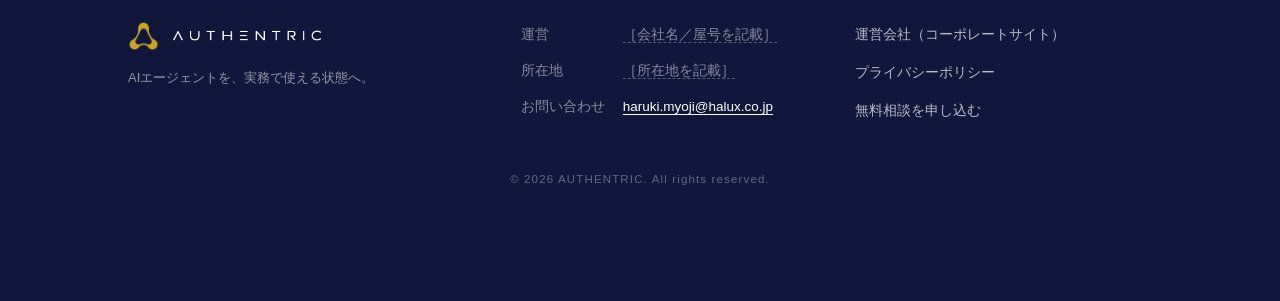
<file: lp-v7/index.html>
<!doctype html>
<html lang="ja">
<head>
<meta charset="utf-8">
<meta name="viewport" content="width=device-width, initial-scale=1">
<title>AUTHENTRIC AIエージェント初期導入パック｜経営者のためのAIエージェント導入伴走</title>
<meta name="description" content="90分×2回のハンズオンと14日間サポートで、Claude Code・Codex・GitHubを御社の最初の1業務に導入。経営者・非エンジニアのためのAIエージェント導入伴走サービス。無料相談受付中。">
<!-- 公開前のためnoindex。本公開時に削除する（README公開チェックリスト参照） -->
<meta name="robots" content="noindex">
<meta name="theme-color" content="#131A3F">
<link rel="icon" type="image/png" sizes="32x32" href="assets/favicon-32.png">
<link rel="icon" type="image/png" sizes="192x192" href="assets/favicon-192.png">
<link rel="apple-touch-icon" href="assets/apple-touch-icon.png">
<script type="application/ld+json">
{
  "@context": "https://schema.org",
  "@graph": [
    {
      "@type": "Organization",
      "@id": "#org",
      "name": "AUTHENTRIC",
      "description": "経営者・非エンジニアのためのAIエージェント導入伴走サービス"
    },
    {
      "@type": "Service",
      "name": "AIエージェント初期導入パック",
      "serviceType": "AIエージェント導入支援・ハンズオントレーニング",
      "description": "90分×2回のハンズオンと14日間サポートで、Claude Code・Codex・GitHubを最初の1業務に導入する実践支援。",
      "provider": { "@id": "#org" },
      "areaServed": "JP"
    }
  ]
}
</script>
<style>
/* ============================================================
   AUTHENTRIC LP v5 — cone c-slide 準拠
   ・面で区切る（白 ⇄ 薄グレー、フッター黒）。カード枠に頼らない
   ・角丸2〜4px、影ほぼなし、罫線は最小限
   ・アクセントはテキスト1色（ブルー）＋ボタンの金のみ
   ・マーカー塗りなし・ミニUIなし・13px未満の文字なし
   ============================================================ */
:root{
  --dark:#10151E;
  --gold-txt:#B08910;
  --ink:#1A1D21;
  --body-c:#42474F;
  --muted:#7A8088;
  --blue:#2668A8;
  --navy:#1E3A5F;
  --gold:#C9A227;
  --gold-hover:#B8921F;
  --bg:#FFFFFF;
  --gray:#EEF1F8;
  --line:#E5E6E9;
  --ng:#B9BEC6;
  --font-body:"Hiragino Sans","Hiragino Kaku Gothic ProN","Yu Gothic Medium","Yu Gothic",-apple-system,BlinkMacSystemFont,"Segoe UI",sans-serif;
  --wrap:1080px;
}
*{margin:0;padding:0;box-sizing:border-box}
html{scroll-behavior:smooth}
@media (prefers-reduced-motion:reduce){html{scroll-behavior:auto}}
body{
  background:var(--bg);color:var(--body-c);
  font-family:var(--font-body);
  font-size:16px;line-height:2;
  -webkit-font-smoothing:antialiased;overflow-x:hidden;
}
img{max-width:100%;height:auto;display:block}
a{color:inherit}
::selection{background:#D9E6F4}
.sr-only{position:absolute;width:1px;height:1px;padding:0;margin:-1px;overflow:hidden;clip:rect(0 0 0 0);white-space:nowrap;border:0}
.skip-link{position:absolute;left:-9999px;top:0;background:var(--gold);color:#171204;padding:.6em 1.2em;font-weight:700;z-index:100}
.skip-link:focus{left:0}
.wrap{max-width:var(--wrap);margin:0 auto;padding:0 28px}
.sec{padding:76px 0;position:relative;overflow:hidden}
.sec--gray{background:var(--gray)}
.sec--dark{background:linear-gradient(135deg,#131A3F,#1C3355);color:#C7CDD6}
.sec--dark .sec-head h2{color:#fff}
.sec--dark .sec-lead{color:#9AA3AF}
/* 背景の英字ウォーターマーク */
.wm{
  position:absolute;top:28px;right:-8px;z-index:0;pointer-events:none;
  font-size:clamp(64px,10vw,140px);font-weight:800;letter-spacing:.02em;
  color:rgba(26,29,33,.045);line-height:1;white-space:nowrap;user-select:none;
}
.sec--dark .wm{color:rgba(255,255,255,.045)}
.sec>.wrap{position:relative;z-index:1}

/* ---- 見出し: 「― ラベル」+ 大見出し（キーワード金） ---- */
.sec-head{text-align:center;margin-bottom:22px}
.sec-head h2{
  color:var(--ink);font-size:clamp(23px,3.2vw,32px);font-weight:800;
  line-height:1.7;letter-spacing:.05em;text-wrap:balance;
}
.sec-head::before{content:"";width:2px;height:26px;background:#C2C8D4;margin-bottom:14px}
.sec--dark .sec-head::before{background:rgba(255,255,255,.4)}
.gd{color:var(--gold-txt)}
.sec--dark .gd,.hero .gd{color:var(--gold-txt)}
.sec-head .cap{
  display:inline-flex;align-items:center;gap:10px;margin-bottom:12px;
  font-size:12.5px;font-weight:800;color:var(--gold-txt);letter-spacing:.22em;
}
.sec-head .cap::before{content:"";width:26px;height:2px;background:var(--gold)}
.sec-head{display:flex;flex-direction:column;align-items:center}
.sec-lead{
  text-align:center;font-size:16.5px;color:var(--body-c);max-width:44em;
  margin:0 auto;line-height:2.2;
}
.sec-lead b{color:var(--ink);font-weight:800}
.sec--dark .sec-lead b{color:#fff}
.blue{color:var(--blue)}

/* 解決の1枚絵 */
.solve-sec{padding-bottom:72px}
.solve-img{max-width:960px;margin:44px auto 0}
.solve-img img{width:100%;height:auto}

/* ---- ボタン ---- */
.btn{
  display:inline-flex;align-items:center;justify-content:center;
  text-decoration:none;border-radius:4px;font-weight:800;letter-spacing:.06em;
  transition:opacity .15s ease,background .15s ease;cursor:pointer;
}
.btn--gold{
  background:linear-gradient(92deg,#E8C15C,#C9A227);color:#171204;
  padding:17px 44px;font-size:16px;border-radius:999px;gap:12px;
  box-shadow:0 6px 20px rgba(201,162,39,.35);
}
.btn--gold::after{content:"→";font-weight:900;transition:transform .15s ease}
.btn--gold:hover{background:var(--gold-hover)}
.btn--gold:hover::after{transform:translateX(4px)}
.btn--line{border:1.5px solid var(--blue);color:var(--blue);background:#fff;padding:15px 38px;font-size:15px;border-radius:999px}
.btn--line:hover{background:#F3F8FD}
.btn:focus-visible{outline:3px solid var(--navy);outline-offset:2px}
.btn-row{display:flex;gap:14px;flex-wrap:wrap}

/* ============================================================
   header
   ============================================================ */
.topbar{
  position:sticky;top:0;z-index:40;background:rgba(255,255,255,.95);
  backdrop-filter:blur(8px);border-bottom:1px solid var(--line);
}
.topbar-inner{
  max-width:var(--wrap);margin:0 auto;padding:15px 28px;
  display:flex;align-items:center;justify-content:space-between;gap:16px;
}
.brand-lockup{display:inline-flex;align-items:center;gap:11px;text-decoration:none}
.brand-symbol{height:26px;width:auto}
.brand-img{height:13px;width:auto}
.topbar-nav{display:flex;gap:10px;align-items:center}
.topbar-nav .btn--line{padding:9px 20px;font-size:13.5px}
.topbar-nav .btn--gold{padding:10px 22px;font-size:13.5px}

/* ============================================================
   FV（cone式: 左コピー・右成果ビジュアル）
   ============================================================ */
.hero{
  position:relative;padding:76px 0 56px;overflow:hidden;
  background:linear-gradient(135deg,#131A3F,#1E3A5F);
}
.hero-bgimg{
  position:absolute;inset:0;width:100%;height:100%;object-fit:cover;opacity:.85;
}
.hero .wrap{position:relative;z-index:1}
.hero h1{color:#fff}
.hero .gd{color:#EACB6B}
.hero-sub{color:#D8C57A}
.hero-spec{border-left-color:rgba(255,255,255,.25)}
.hero-spec .n{color:#fff}
.hero-spec .l{color:rgba(255,255,255,.65)}
.hero-note{color:#fff}
.hero-under{color:rgba(255,255,255,.6)}
.hero .btn--line{background:transparent;border-color:rgba(255,255,255,.7);color:#fff}
.hero .btn--line:hover{background:rgba(255,255,255,.1)}
.result-strip{border-top-color:rgba(255,255,255,.22)}
.rs-label{color:#EACB6B}
.rs-item{border-left-color:rgba(255,255,255,.22)}
.rs-item .k{color:#fff}
.rs-item .v{color:rgba(255,255,255,.65)}
.rs-item .v s{color:rgba(255,255,255,.45)}
.rs-item .v s::after{color:rgba(255,255,255,.45)}
.rs-item .v b{color:#F3D97C}
.rs-note{color:rgba(255,255,255,.55)}
.hero-grid{display:grid;grid-template-columns:.9fr 1.1fr;gap:36px;align-items:center}
.hero h1{
  font-size:clamp(26px,3.8vw,38px);font-weight:800;
  line-height:1.7;letter-spacing:.05em;margin-bottom:14px;
}
.hero h1 .nw{white-space:nowrap}
.hero-sub{
  color:var(--blue);font-size:clamp(15px,2vw,17.5px);font-weight:800;
  letter-spacing:.06em;margin-bottom:26px;
}
.hero-specs{display:flex;gap:0;margin-bottom:30px;flex-wrap:wrap}
.hero-spec{padding:2px 20px;border-left:1px solid #D8DADF}
.hero-spec:first-child{border-left:none;padding-left:0}
.hero-spec .n{color:var(--ink);font-size:clamp(20px,2.6vw,26px);font-weight:800;line-height:1.5;white-space:nowrap}
.hero-spec .n small{font-size:.62em}
.hero-spec .l{font-size:13px;color:var(--muted);font-weight:600}
.hero-note{font-size:14.5px;font-weight:800;color:var(--ink);letter-spacing:.05em;margin-bottom:12px}
.hero-under{font-size:13px;color:var(--muted);margin-top:12px}

/* 右: キービジュアル＋重ねる成果カード */
/* 右: キービジュアル（重ね物なし） */
.kv-wrap>img{width:100%;height:auto;border-radius:10px;box-shadow:0 24px 60px rgba(0,0,0,.45)}

/* ヒーロー下: 導入後の変化ストリップ */
.result-strip{
  margin-top:40px;padding-top:26px;border-top:1px solid var(--line);
  display:flex;align-items:center;gap:0;flex-wrap:wrap;
}
.rs-label{
  color:var(--blue);font-size:13.5px;font-weight:800;letter-spacing:.12em;
  padding-right:28px;white-space:nowrap;
}
.rs-item{
  display:flex;align-items:baseline;gap:12px;
  padding:4px 28px;border-left:1px solid var(--line);
}
.rs-item .k{font-size:13.5px;font-weight:700;color:var(--body-c);white-space:nowrap}
.rs-item .v{font-size:13.5px;color:var(--muted);white-space:nowrap}
.rs-item .v s{text-decoration:none;color:var(--ng)}
.rs-item .v s::after{content:" → ";color:var(--ng)}
.rs-item .v b{color:var(--blue);font-size:21px;font-weight:800}
.rs-note{margin-left:auto;font-size:12.5px;color:var(--muted);padding-left:20px}

/* ============================================================
   対応ツール帯
   ============================================================ */
.tools{padding:34px 0;border-bottom:1px solid var(--line)}
.tools-inner{display:flex;align-items:center;justify-content:center;gap:14px;flex-wrap:wrap}
.tools .t-label{font-size:13px;color:var(--muted);font-weight:600;letter-spacing:.1em;margin-right:8px}
.tools .t-item{
  border:1px solid var(--line);border-radius:3px;padding:12px 30px;
  font-size:15px;font-weight:800;color:var(--ink);letter-spacing:.04em;
}

/* ============================================================
   受講後の姿
   ============================================================ */
.after-grid{display:grid;grid-template-columns:repeat(3,1fr);gap:20px;margin-top:48px}
.after-card{
  background:#fff;border:1px solid var(--line);border-radius:10px;padding:32px 30px;
  border-top:4px solid var(--gold);box-shadow:0 4px 20px rgba(21,26,35,.06);
}
.after-card .ac-no{color:var(--gold-txt);font-size:15px;font-weight:800;letter-spacing:.18em;display:block;margin-bottom:10px}
.after-card h3{color:var(--ink);font-size:clamp(18px,2.4vw,21px);font-weight:800;line-height:1.7;margin-bottom:10px}
.after-card p{font-size:15.5px;color:var(--body-c);line-height:2}

/* ============================================================
   AIエージェントとは（ダーク・発光ダイアグラム）
   ============================================================ */
.agent-diagram{
  display:grid;grid-template-columns:1fr auto 1.1fr auto 1fr;gap:18px;align-items:center;
  margin-top:52px;
}
.ad-label{font-size:12.5px;font-weight:800;letter-spacing:.14em;color:#8891A0;margin-bottom:12px;text-align:center}
.ad-col{display:flex;flex-direction:column;gap:12px}
.ad-bubble{
  background:rgba(255,255,255,.07);border:1px solid rgba(255,255,255,.18);border-radius:12px 12px 12px 2px;
  padding:16px 20px;font-size:15.5px;font-weight:700;color:#E6EAF0;line-height:1.8;
}
.ad-arrow{color:var(--gold);font-size:26px;font-weight:900;text-align:center}
.ad-core-box{
  position:relative;text-align:center;border-radius:14px;padding:30px 22px;
  background:linear-gradient(160deg,rgba(255,255,255,.1),rgba(255,255,255,.03));
  border:1px solid rgba(201,162,39,.45);
  box-shadow:0 0 44px rgba(201,162,39,.16),inset 0 0 30px rgba(201,162,39,.05);
}
.ad-core-glow{
  position:absolute;top:-7px;left:50%;transform:translateX(-50%);
  width:14px;height:14px;border-radius:50%;background:var(--gold);
  box-shadow:0 0 18px 5px rgba(201,162,39,.55);
}
.ad-core-name{color:#fff;font-size:18px;font-weight:800;letter-spacing:.06em;margin-bottom:6px}
.ad-core-sub{color:#C0C7D2;font-size:14px;line-height:1.9}
.ad-out{
  background:rgba(255,255,255,.07);border:1px solid rgba(255,255,255,.18);border-left:3px solid var(--gold);
  border-radius:6px;padding:14px 18px;font-size:15.5px;font-weight:800;color:#E6EAF0;
}
.what-points{display:grid;grid-template-columns:repeat(3,1fr);gap:16px;margin-top:52px}
.wp-item{background:rgba(255,255,255,.06);border:1px solid rgba(255,255,255,.15);border-radius:10px;padding:24px 26px}
.wp-item .wp-no{color:var(--gold);font-size:13px;font-weight:800;letter-spacing:.18em;display:block;margin-bottom:8px}
.wp-item h4{color:#fff;font-size:16.5px;font-weight:800;margin-bottom:6px;line-height:1.7}
.wp-item p{font-size:13.5px;color:#9AA3AF;line-height:1.95}

/* ============================================================
   課題
   ============================================================ */
.issue-grid{display:grid;grid-template-columns:repeat(3,1fr);gap:20px;margin-top:48px}
.issue-item{background:#fff;border-radius:4px;overflow:hidden}
.issue-item img{width:100%;aspect-ratio:4/3;object-fit:cover}
.issue-item .it-body{padding:20px 24px 24px;text-align:center}
.issue-item p{font-size:15.5px;font-weight:800;color:var(--ink);line-height:1.9}
.issue-item p span{display:block;font-size:14.5px;font-weight:500;color:var(--muted);margin-top:6px}
.issue-close{
  margin-top:52px;text-align:center;
}
.issue-close .ic-main{
  font-size:clamp(19px,2.8vw,25px);font-weight:800;color:var(--ink);
  line-height:2;letter-spacing:.04em;
}
.issue-close .ic-sub{font-size:15px;color:var(--body-c);margin-top:10px;line-height:2.2}

/* ============================================================
   Feature（cone式: 画像パネル × テキスト）
   ============================================================ */
.feat-rows{display:grid;gap:84px;margin-top:72px}
.feat-row{display:grid;grid-template-columns:1.04fr .96fr;gap:56px;align-items:center}
.feat-row:nth-child(even) .f-vis{order:2}
.feat-row:nth-child(even) .f-txt{order:1}
.f-vis{background:var(--gray);border-radius:4px;padding:34px}
.feat-row:nth-child(even) .f-vis{background:var(--gray)}
.f-vis img{border-radius:3px}
.f-label{color:var(--blue);font-size:14px;font-weight:800;letter-spacing:.06em;margin-bottom:10px}
.f-txt h3{
  color:var(--ink);font-size:clamp(20px,2.8vw,26px);font-weight:800;
  line-height:1.75;letter-spacing:.04em;margin-bottom:14px;text-wrap:balance;
}
.f-txt>p{font-size:16px;line-height:2.15;margin-bottom:16px}
.f-checks{list-style:none;display:grid;gap:8px}
.f-checks li{
  display:flex;gap:10px;align-items:baseline;font-size:15.5px;font-weight:700;color:var(--ink);
}
.f-checks li::before{content:"✓";color:var(--blue);font-weight:800;flex:none}

/* 分担図（Feature1ビジュアル用） */
.share-card{background:#fff;border-radius:6px;box-shadow:0 6px 22px rgba(26,29,33,.08);padding:30px 32px}
.shc-title{color:var(--ink);font-size:18px;font-weight:800;margin-bottom:18px;text-align:center}
.shc-row{display:grid;grid-template-columns:120px 1fr;gap:18px;align-items:center;padding:16px 0;border-top:1px solid var(--line)}
.shc-who{display:inline-grid;place-items:center;background:var(--gray);color:var(--body-c);border-radius:6px;padding:10px 8px;font-size:14.5px;font-weight:800}
.shc-who--us{background:var(--navy);color:#fff}
.shc-you{font-size:17px;font-weight:700;color:var(--ink)}
.shc-you b{color:var(--gold-txt);font-weight:900;font-size:1.15em}
.shc-row ul{list-style:none;display:grid;gap:6px}
.shc-row li{font-size:15px;font-weight:700;color:var(--ink);padding-left:1.5em;position:relative;line-height:1.8}
.shc-row li::before{content:"✓";position:absolute;left:0;color:var(--blue);font-weight:800}

/* 実物風ドキュメント（Featureビジュアル用） */
.doc{
  background:#fff;border-radius:3px;box-shadow:0 6px 22px rgba(26,29,33,.08);
  padding:26px 28px;font-size:13.5px;line-height:1.9;
}
.doc .doc-cap{color:var(--muted);font-size:13px;letter-spacing:.1em;margin-bottom:4px;font-weight:600}
.doc .doc-title{color:var(--ink);font-size:17px;font-weight:800;margin-bottom:14px;letter-spacing:.03em}
.doc .doc-sec{color:var(--blue);font-size:13.5px;font-weight:800;margin:12px 0 4px}
.doc .doc-row{display:flex;gap:9px;align-items:baseline;color:var(--body-c);font-weight:600}
.doc .doc-row::before{content:"✓";color:var(--blue);font-weight:800;flex:none}
.doc .doc-row.mut{color:var(--ng)}
.doc .doc-row.mut::before{content:"─";color:var(--ng)}
.doc .doc-foot{
  margin-top:16px;padding-top:12px;border-top:1px solid var(--line);
  font-size:13px;color:var(--muted);display:flex;justify-content:space-between;gap:10px;flex-wrap:wrap;
}
.doc .doc-foot b{color:var(--ink)}

/* ============================================================
   CTA帯（会話調・ネイビー面）
   ============================================================ */
.ctaband{background:var(--gray);padding:64px 0;text-align:center}
.ctaband .cb-main{font-size:clamp(17px,2.4vw,21px);font-weight:800;color:var(--ink);line-height:2;letter-spacing:.04em}
.ctaband .cb-sub{font-size:15px;font-weight:700;color:var(--blue);margin-top:4px;margin-bottom:26px;line-height:2}
.ctaband .btn-row{justify-content:center}
.ctaband .cb-under{font-size:13px;color:var(--muted);margin-top:14px}
.ctaband--navy{background:linear-gradient(135deg,#131A3F,#1C3355)}
.ctaband--navy .cb-main{color:#fff}
.ctaband--navy .cb-sub{color:#D8C57A}
.ctaband--navy .cb-under{color:rgba(255,255,255,.6)}
.ctaband--navy .btn--line{background:transparent;border-color:rgba(255,255,255,.7);color:#fff}
.ctaband--navy .btn--line:hover{background:rgba(255,255,255,.1)}
.cb-micro{color:#fff;font-size:14.5px;font-weight:800;letter-spacing:.05em;margin-top:14px}

/* ============================================================
   進め方
   ============================================================ */
.road{max-width:1000px;margin:52px auto 0}
.road img{width:100%;height:auto}
.steps{display:grid;grid-template-columns:repeat(5,1fr);gap:0;margin-top:40px}
.step{position:relative;padding:0 18px;text-align:center}
.step::before{
  content:"";position:absolute;top:23px;left:calc(-50% + 24px);right:calc(50% + 24px);
  height:1.5px;background:#CFD3D9;
}
.step:first-child::before{display:none}
.step .s-num{
  width:46px;height:46px;border-radius:50%;margin:0 auto 14px;
  border:1.5px solid var(--blue);color:var(--blue);background:#fff;
  font-size:17px;font-weight:800;display:grid;place-items:center;position:relative;
}
.step--gold .s-num{border-color:var(--gold);color:#8F7015;background:#FBF6E4}
.step h4{color:var(--ink);font-size:15.5px;font-weight:800;line-height:1.7;margin-bottom:6px}
.step .s-tag{display:block;font-size:12.5px;color:var(--blue);font-weight:700;margin-bottom:6px}
.step--gold .s-tag{color:#8F7015}
.step p{font-size:15px;color:var(--muted);line-height:1.9;text-align:left}
.steps-note{
  margin-top:44px;text-align:center;font-size:16px;color:var(--body-c);line-height:2.2;
}
.steps-note b{color:var(--ink)}

/* ============================================================
   納品物
   ============================================================ -- */
.dl-grid{display:grid;grid-template-columns:repeat(3,1fr);gap:16px;margin-top:52px}
.dl-item{background:#fff;border-radius:4px;padding:26px 28px}
.dl-item .d-no{color:var(--blue);font-size:13px;font-weight:800;letter-spacing:.14em;margin-bottom:8px}
.dl-item h4{color:var(--ink);font-size:16.5px;font-weight:800;margin-bottom:6px;line-height:1.7}
.dl-item p{font-size:15px;color:var(--muted);line-height:1.95}
.dl-note{margin-top:36px;text-align:center;font-size:15.5px;font-weight:800;color:var(--ink)}


/* ============================================================
   自動化パック
   ============================================================ */
.pack-list{margin-top:52px;border-top:1px solid var(--line)}
.pack-row{
  display:grid;grid-template-columns:64px 220px 1fr 150px;gap:20px;align-items:baseline;
  padding:20px 8px;border-bottom:1px solid var(--line);
}
.p-eff{
  color:var(--gold-txt);font-size:16px;font-weight:800;white-space:nowrap;text-align:right;
}
.p-eff small{font-size:.7em;font-weight:700;color:var(--muted)}
.pack-row .p-no{color:var(--blue);font-size:14px;font-weight:800;letter-spacing:.08em}
.pack-row h4{color:var(--ink);font-size:16px;font-weight:800}
.pack-row p{font-size:15px;color:var(--body-c)}
.pack-row p b{color:var(--ink);font-weight:700}
.pack-row .arr{color:var(--blue);font-weight:800;padding:0 4px}
.pack-note{margin-top:30px;display:flex;justify-content:center;gap:28px;flex-wrap:wrap;list-style:none}
.pack-note li{font-size:14px;font-weight:700;color:var(--ink);display:flex;gap:8px;align-items:center}
.pack-note li::before{content:"✓";color:var(--blue);font-weight:800}
.pack-disc{margin-top:16px;text-align:center;font-size:12.5px;color:var(--muted)}

/* ============================================================
   セキュリティ（面に直接・罫線区切り）
   ============================================================ */
.sec-split{display:grid;grid-template-columns:.9fr 1.1fr;gap:56px;align-items:center;margin-top:48px}
.sec-fig{background:#fff;border-radius:4px;padding:30px}
.sec-fig img{width:100%;height:auto}
.sec-list{display:grid;gap:0}
.sec-grid2{display:grid;grid-template-columns:1fr 1fr;gap:0 64px;margin-top:40px}
.sec-item{padding:26px 4px;border-bottom:1px solid #DDDFE3;display:flex;gap:16px;align-items:flex-start}
.sec-item .s-chk{color:var(--blue);font-weight:800;font-size:18px;flex:none;line-height:1.9}
.sec-item h4{color:var(--ink);font-size:16.5px;font-weight:800;line-height:1.8;margin-bottom:4px}
.sec-item p{font-size:15px;color:var(--muted);line-height:2}

/* ============================================================
   比較表
   ============================================================ */
.cmp-scroll{overflow-x:auto;margin-top:52px}
.cmp{width:100%;min-width:680px;border-collapse:collapse;font-size:15px;background:#fff}
.cmp th,.cmp td{padding:18px 24px;text-align:left;vertical-align:top;line-height:1.9;border:1px solid var(--line)}
.cmp thead th{font-size:15px;text-align:center}
.cmp thead th:first-child{background:var(--gray);width:15%}
.cmp thead th.g{background:var(--gray);color:var(--muted);width:38%;font-weight:800}
.cmp thead th.a{background:var(--navy);color:#fff;width:47%;font-weight:800}
.cmp tbody th{background:var(--gray);font-size:14px;color:var(--body-c);font-weight:800;white-space:nowrap}
.cmp td.g{color:var(--muted)}
.cmp td.a{font-weight:800;color:var(--ink)}
.cmp td.a::before{content:"◎ ";color:var(--blue);font-weight:800}

/* 向き不向き */
.fit-grid{display:grid;grid-template-columns:1fr;margin-top:44px;max-width:760px;margin-left:auto;margin-right:auto}
.fit-col ul{display:grid;grid-template-columns:1fr;gap:0}
.fit-col h4{
  color:var(--ink);font-size:16.5px;font-weight:800;margin-bottom:8px;
  padding-bottom:10px;border-bottom:2px solid var(--blue);
}
.fit-col--no h4{border-bottom-color:#CFD3D9;color:var(--muted)}
.fit-col ul{list-style:none}
.fit-col li{
  font-size:15.5px;line-height:2;padding:12px 2px 12px 1.8em;position:relative;
  color:var(--body-c);font-weight:600;border-bottom:1px solid var(--line);
}
.fit-col--yes li::before{content:"○";position:absolute;left:0;color:var(--blue);font-weight:800}
.fit-col--no li{color:var(--muted)}
.fit-col--no li::before{content:"×";position:absolute;left:0;color:var(--ng);font-weight:800}
.fit-note{margin-top:28px;font-size:13.5px;color:var(--muted);text-align:center}

/* ============================================================
   料金
   ============================================================ */
.price-card{background:#fff;border-radius:4px;margin-top:52px;padding:52px 48px;text-align:center}
.price-card .p-cap{color:var(--blue);font-size:14px;font-weight:800;letter-spacing:.1em;margin-bottom:12px}
.price-card .p-main{
  color:var(--ink);font-size:clamp(18px,2.6vw,23px);font-weight:800;line-height:2;max-width:30em;margin:0 auto;
}
.price-card .p-sub{font-size:15.5px;color:var(--body-c);max-width:36em;margin:16px auto 0;line-height:2.1}
.price-card .p-sub b{color:var(--ink)}
.price-partner{
  max-width:560px;margin:30px auto 0;background:var(--gray);border-radius:4px;padding:22px 28px;
}
.price-partner .pp-t{color:var(--ink);font-size:15.5px;font-weight:800;margin-bottom:4px}
.price-partner .pp-t em{font-style:normal;color:var(--blue)}
.price-partner p{font-size:13.5px;color:var(--muted);line-height:2}
.price-fee{margin-top:26px;font-size:13px;color:var(--muted)}

/* ============================================================
   FAQ + フォーム（cone式: 左右並び）
   ============================================================ */
.faqform{display:grid;grid-template-columns:1fr 1.05fr;gap:64px;margin-top:56px;align-items:start}
.faq-list{border-top:1px solid var(--line)}
.faq-item{border-bottom:1px solid var(--line)}
.faq-item summary{
  cursor:pointer;list-style:none;display:flex;gap:12px;align-items:baseline;
  padding:19px 4px;font-size:15px;font-weight:800;color:var(--ink);line-height:1.85;
}
.faq-item summary::-webkit-details-marker{display:none}
.faq-item summary::before{content:"Q.";color:var(--blue);font-weight:800;flex:none}
.faq-item summary::after{content:"⌄";margin-left:auto;color:var(--muted);font-size:15px;flex:none;transition:transform .2s ease}
.faq-item[open] summary::after{transform:rotate(180deg)}
.faq-item summary:focus-visible{outline:3px solid var(--blue);outline-offset:-3px}
.faq-item .faq-a{display:flex;gap:12px;padding:0 4px 20px;font-size:15px;color:var(--body-c);line-height:2.1}
.faq-item .faq-a::before{content:"A.";color:var(--muted);font-weight:800;flex:none}

.form-col h3{color:var(--blue);font-size:clamp(18px,2.4vw,21px);font-weight:800;margin-bottom:6px;letter-spacing:.04em}
.form-col .fc-sub{font-size:13.5px;color:var(--muted);margin-bottom:22px}
.form-card{background:#fff;border:1px solid var(--line);border-radius:4px;padding:32px 30px}
.sec--gray .form-card{border:none}
.form-row{margin-bottom:18px}
.form-row-split{display:grid;grid-template-columns:1fr 1fr;gap:14px}
.form-label{display:block;font-size:13.5px;font-weight:800;color:var(--ink);margin-bottom:7px}
.req{color:#C0392B;margin-left:4px;font-weight:800}
.opt{color:var(--muted);font-size:12.5px;margin-left:6px;font-weight:600}
.field{
  width:100%;padding:12px 14px;border-radius:3px;font-size:15px;
  background:#fff;border:1px solid #CFD3D9;color:var(--ink);font-family:var(--font-body);
}
.field::placeholder{color:#ABB1BA}
.field:focus{outline:none;border-color:var(--blue);box-shadow:0 0 0 3px rgba(38,104,168,.15)}
.field-select{appearance:none;background-image:linear-gradient(45deg,transparent 50%,var(--muted) 50%),linear-gradient(135deg,var(--muted) 50%,transparent 50%);background-position:calc(100% - 20px) 50%,calc(100% - 14px) 50%;background-size:6px 6px;background-repeat:no-repeat}
.field-textarea{resize:vertical;min-height:96px}
.field-error{color:#C0392B;font-size:13px;margin-top:5px;min-height:1em;font-weight:600}
.form-fieldset{border:none}
.check-group{display:grid;grid-template-columns:1fr 1fr;gap:6px 14px}
.check{display:flex;gap:9px;align-items:center;font-size:14px;cursor:pointer;font-weight:600;color:var(--body-c);padding:6px 0}
.check input{accent-color:var(--blue);width:16px;height:16px;flex:none}
.consent-check a{color:var(--blue);font-weight:700}
.hp-field{position:absolute;left:-9999px;top:-9999px}
.submit-button{
  width:100%;border:none;border-radius:4px;cursor:pointer;
  background:var(--gold);color:#171204;padding:17px;margin-top:6px;
  font-size:16.5px;font-weight:800;letter-spacing:.08em;font-family:var(--font-body);
  transition:background .15s ease;
}
.submit-button:hover{background:var(--gold-hover)}
.submit-button:focus-visible{outline:3px solid var(--navy);outline-offset:2px}
.submit-button[disabled]{opacity:.6;cursor:wait}
.form-status{font-size:13.5px;color:#C0392B;text-align:center;margin-top:10px;min-height:1em;font-weight:700}
.form-privacy-note{font-size:12.5px;color:var(--muted);text-align:center;margin-top:12px}
.form-thanks{padding:22px 6px;text-align:center}
.form-thanks .thanks-title{font-size:19px;font-weight:800;color:var(--ink);margin-bottom:12px}
.form-thanks .thanks-body{font-size:14.5px;color:var(--body-c);line-height:2.1}
.form-thanks .thanks-preview-note{margin-top:14px;font-size:13px;color:var(--muted)}
.form-meta{margin-top:18px;font-size:13.5px;color:var(--muted);line-height:2}
.form-meta b{color:var(--ink)}

/* ============================================================
   footer（黒）/ sticky
   ============================================================ */
.site-footer{background:#10173A;color:rgba(255,255,255,.8);padding:56px 0 110px}
.footer-grid{display:grid;grid-template-columns:1.2fr 1fr 1fr;gap:36px;align-items:start}
.footer-lockup{display:flex;align-items:center;gap:12px}
.footer-symbol{height:30px;width:auto}
.footer-wordmark{height:13px;width:auto}
.footer-tagline{font-size:13px;color:rgba(255,255,255,.55);margin-top:14px}
.footer-info{font-size:13.5px;display:grid;gap:9px}
.footer-info div{display:flex;gap:14px}
.footer-info dt{color:rgba(255,255,255,.5);flex:none;width:6.5em}
.footer-info a{color:#fff;text-decoration:underline;text-underline-offset:3px}
.ph{color:rgba(255,255,255,.5);border-bottom:1px dashed rgba(255,255,255,.3)}
.footer-nav{display:grid;gap:11px;font-size:13.5px}
.footer-nav a{color:rgba(255,255,255,.7);text-decoration:none}
.footer-nav a:hover{color:#fff}
.footer-copy{text-align:center;font-size:11.5px;color:rgba(255,255,255,.35);margin-top:44px;letter-spacing:.1em}
.sticky-cta{
  position:fixed;left:0;right:0;bottom:0;z-index:50;
  padding:10px 16px calc(10px + env(safe-area-inset-bottom));
  background:rgba(255,255,255,.96);backdrop-filter:blur(8px);
  border-top:1px solid var(--line);
  transform:translateY(110%);transition:transform .3s ease;
}
.sticky-cta.show{transform:none}
.sticky-cta a{
  display:flex;align-items:center;justify-content:center;gap:12px;
  max-width:520px;margin:0 auto;text-decoration:none;border-radius:999px;
  background:linear-gradient(92deg,#E8C15C,#C9A227);color:#171204;padding:14px;font-size:15.5px;font-weight:800;letter-spacing:.06em;
}
.sticky-cta a:hover{background:var(--gold-hover)}
.sticky-cta .s-sub{font-size:12.5px;font-weight:600;opacity:.7}

/* ---- reveal（控えめ） ---- */
html.js .rv{opacity:0}
html.js .rv.on{opacity:1;transition:opacity .5s ease}
@media (prefers-reduced-motion:reduce){html.js .rv{opacity:1}}

/* ---- hero on navy: override tail（定義順で確実に勝たせる） ---- */
.hero h1{color:#fff}
.hero .gd{color:#EACB6B}
.hero-sub{color:#D8C57A}
.hero-spec{border-left:1px solid rgba(255,255,255,.25)}
.hero-spec:first-child{border-left:none}
.hero-spec .n{color:#fff}
.hero-spec .l{color:rgba(255,255,255,.65)}
.hero-note{color:#fff}
.hero-under{color:rgba(255,255,255,.6)}
.hero .btn--line{background:transparent;border-color:rgba(255,255,255,.7);color:#fff}
.hero .btn--line:hover{background:rgba(255,255,255,.1)}
.result-strip{border-top-color:rgba(255,255,255,.22)}
.rs-label{color:#EACB6B}
.rs-item{border-left-color:rgba(255,255,255,.22)}
.rs-item .k{color:#fff}
.rs-item .v{color:rgba(255,255,255,.65)}
.rs-item .v s{color:rgba(255,255,255,.45)}
.rs-item .v s::after{color:rgba(255,255,255,.45)}
.rs-item .v b{color:#F3D97C}
.rs-note{color:rgba(255,255,255,.55)}

/* ============================================================
   responsive
   ============================================================ */
@media (max-width:960px){
  .hero-grid{grid-template-columns:1fr;gap:40px}
  .agent-diagram{grid-template-columns:1fr}
  .after-grid{grid-template-columns:1fr}
  .ad-arrow{transform:rotate(90deg);padding:2px 0}
  .what-points{grid-template-columns:1fr}
  .sec-split{grid-template-columns:1fr;gap:28px}
  .sec-fig{max-width:480px;margin:0 auto}
  .feat-row{grid-template-columns:1fr;gap:26px}
  .feat-row:nth-child(even) .f-vis{order:1}
  .feat-row:nth-child(even) .f-txt{order:2}
  .steps{grid-template-columns:1fr;gap:0;max-width:520px;margin-left:auto;margin-right:auto}
  .step{display:grid;grid-template-columns:46px 1fr;gap:0 18px;text-align:left;padding:0 0 30px}
  .step::before{left:23px;top:52px;right:auto;bottom:-4px;width:1.5px;height:auto}
  .step:last-child::before{display:none}
  .step .s-num{margin:0}
  .step h4,.step .s-tag,.step p{grid-column:2}
  .faqform{grid-template-columns:1fr}
  .dl-grid{grid-template-columns:repeat(2,1fr)}
}
@media (max-width:680px){
  .sec{padding:68px 0}
  .hero{padding:56px 0 64px}
  .hero-spec{padding:2px 16px}
  .issue-grid,.dl-grid{grid-template-columns:1fr}
  .sec-grid2,.fit-grid{grid-template-columns:1fr}
  .pack-row{grid-template-columns:44px 1fr;gap:4px 14px}
  .pack-row p{grid-column:2}
  .p-eff{grid-column:2;text-align:left}
  .wm{font-size:56px;top:16px}
  .form-row-split,.check-group{grid-template-columns:1fr}
  .footer-grid{grid-template-columns:1fr;gap:26px}
  .btn-row{width:100%;flex-direction:column}
  .btn-row .btn{width:100%}
  .result-strip{flex-direction:column;align-items:flex-start;gap:2px}
  .rs-item{border-left:none;padding:4px 0}
  .rs-label{padding-bottom:6px}
  .rs-note{margin-left:0;padding-left:0;margin-top:8px}
  .topbar-nav .btn--line{display:none}
  .form-card{padding:26px 20px}
}
</style>
</head>
<body>
<a class="skip-link" href="#consultation">無料相談フォームへスキップ</a>

<header class="topbar">
  <div class="topbar-inner">
    <a class="brand-lockup" href="#top" aria-label="AUTHENTRIC トップへ">
      <img class="brand-symbol" src="assets/symbol-black.png" alt="" width="133" height="128" aria-hidden="true">
      <img class="brand-img" src="assets/brand-wordmark-black.png" alt="AUTHENTRIC" width="1980" height="169">
    </a>
    <nav class="topbar-nav" aria-label="ヘッダーナビゲーション">
      <a class="btn btn--line" href="#service" data-cta="header_service">サービス内容</a>
      <a class="btn btn--gold" href="#consultation" data-cta="header_consultation">無料相談</a>
    </nav>
  </div>
</header>

<main id="top">

  <!-- ============================================================
       FV
       ============================================================ -->
  <section class="hero" aria-label="AIエージェント初期導入パック">
    <img class="hero-bgimg" src="assets/bg-navy.webp" alt="" width="1672" height="941" aria-hidden="true" fetchpriority="high">
    <div class="wrap">
      <div class="hero-grid">
        <div>
          <h1>Claude Codeで、<br><span class="nw"><span class="gd">経営を動かせる</span>状態へ。</span></h1>
          <p class="hero-sub">経営者・非エンジニアのための AIエージェント導入伴走サービス</p>
          <div class="hero-specs">
            <div class="hero-spec"><div class="n">90分<small>×</small>2回</div><div class="l">ハンズオン</div></div>
            <div class="hero-spec"><div class="n">14日間</div><div class="l">導入後サポート</div></div>
            <div class="hero-spec"><div class="n">1〜2名</div><div class="l">マンツーマン</div></div>
          </div>
          <p class="hero-note">＼ まずは話を聞くだけでもOK ／</p>
          <div class="btn-row">
            <a class="btn btn--gold" href="#consultation" data-cta="hero_consultation">まずは相談してみる</a>
            <a class="btn btn--line" href="#service" data-cta="hero_service">サービス内容を見る</a>
          </div>
          <p class="hero-under">無料・オンライン・約30分。ご相談いただいても契約の義務はありません。</p>
        </div>

        <div>
          <div class="kv-wrap">
            <img src="assets/keyvisual-dark.webp" alt="夜の紺色のオフィスで、AIエージェントに任せた書類仕事が金色の光とともに仕上がっていくなか、落ち着いてパソコンに向かう経営者のイラスト" width="1586" height="992" fetchpriority="high">
          </div>
        </div>
      </div>

      <div class="result-strip rv" aria-label="導入後の変化の一例">
        <span class="rs-label">導入後の変化</span>
        <div class="rs-item"><span class="k">議事録づくり</span><span class="v"><s>60分</s><b>約3分</b></span></div>
        <div class="rs-item"><span class="k">環境構築</span><span class="v"><s>数週間</s><b>お任せ</b></span></div>
        <div class="rs-item"><span class="k">自走開始まで</span><span class="v"><b>約1ヶ月</b></span></div>
        <span class="rs-note">※ 会議整理パック導入時の一例</span>
      </div>
    </div>
  </section>

  <!-- 対応ツール帯 -->
  <div class="tools">
    <div class="wrap tools-inner">
      <span class="t-label">対応ツール</span>
      <span class="t-item">Claude Code</span>
      <span class="t-item">Codex</span>
      <span class="t-item">GitHub</span>
    </div>
  </div>

  <!-- ============================================================
       受講後の姿
       ============================================================ -->
  <section class="sec" aria-labelledby="after-h">
    <span class="wm" aria-hidden="true">AFTER</span>
    <div class="wrap">
      <div class="sec-head rv">
        <span class="cap">受講後のあなた</span>
        <h2 id="after-h">このパックを受けると、<span class="gd">こうなります</span></h2>
      </div>
      <div class="after-grid rv">
        <div class="after-card">
          <span class="ac-no">01</span>
          <h3>AIエージェントを<br>バリバリ触れる</h3>
          <p>日本語で業務を頼み、成果物を受け取る。その一連の流れを自分の手で回せるようになります。</p>
        </div>
        <div class="after-card">
          <span class="ac-no">02</span>
          <h3>御社専用のAI環境で<br>自動化が1つ動いている</h3>
          <p>ハンズオンで実装した自動化が、受講後そのまま実務で稼働しています。</p>
        </div>
        <div class="after-card">
          <span class="ac-no">03</span>
          <h3>次にどの業務を任せるか<br>自分で判断できる</h3>
          <p>「AIに何をさせるべきか」を、体験にもとづいて経営判断できるようになります。</p>
        </div>
      </div>
    </div>
  </section>

  <!-- ============================================================
       そもそもAIエージェントとは（教育・ダーク）
       ============================================================ -->
  <section class="sec sec--dark" aria-labelledby="what-h">
    <span class="wm" aria-hidden="true">AI AGENT</span>
    <div class="wrap">
      <div class="sec-head rv">
        <span class="cap">WHAT IS AI AGENT</span>
        <h2 id="what-h">そもそも、<span class="gd">AIエージェント</span>とは？</h2>
      </div>
      <p class="sec-lead rv">ChatGPTのような「質問に答えるAI」ではなく、<b>日本語で頼むだけで、実際に作業を完了させて成果物を返す</b>AIです。<br>ハンズオンでは、御社の業務をひとつ実際に任せるところまで体験します。</p>

      <div class="agent-diagram rv" role="img" aria-label="「先週の会議メモから議事録を作って」と日本語で頼むと、AIエージェントが議事録・お礼メール下書き・週次レポートなどの成果物を作って返す流れの図">
        <div class="ad-col ad-col--in">
          <p class="ad-label">あなたがすること</p>
          <div class="ad-bubble">日々の業務を、<br>日本語でそのまま頼む</div>
          <div class="ad-bubble">「この資料、<br>まとめておいて」</div>
        </div>
        <div class="ad-arrow" aria-hidden="true">→</div>
        <div class="ad-core">
          <div class="ad-core-box">
            <span class="ad-core-glow" aria-hidden="true"></span>
            <p class="ad-core-name">AIエージェント</p>
            <p class="ad-core-sub">読む・整理する・書く・保存する<br>までを自動で実行</p>
          </div>
        </div>
        <div class="ad-arrow" aria-hidden="true">→</div>
        <div class="ad-col ad-col--out">
          <p class="ad-label">返ってくるもの</p>
          <div class="ad-out">完成した文書・資料</div>
          <div class="ad-out">整理されたデータ</div>
          <div class="ad-out">次のアクション案</div>
        </div>
      </div>

    </div>
  </section>

  <!-- ============================================================
       課題
       ============================================================ -->
  <section class="sec sec--gray" aria-labelledby="issue-h">
    <span class="wm" aria-hidden="true">ISSUES</span>
    <div class="wrap">
      <div class="sec-head rv">
        <span class="cap">Issue</span>
        <h2 id="issue-h">AIの導入、<span class="gd">こんな状態</span>で<br>止まっていませんか？</h2>
      </div>
      <div class="issue-grid rv">
        <div class="issue-item">
          <img src="assets/challenge-tools.webp" alt="多数のAIツールのアイコンに囲まれ、ノートパソコンの前で頭を抱える経営者のイラスト" width="1100" height="825" loading="lazy">
          <div class="it-body">
            <p>ツールが多すぎて、<br>何から始めるか決められない<span>ChatGPTは触った。でも業務は変わっていない。</span></p>
          </div>
        </div>
        <div class="issue-item">
          <img src="assets/challenge-wall.webp" alt="コードや設定画面でできた高い壁の前で立ち止まるビジネスパーソンのイラスト" width="1100" height="825" loading="lazy">
          <div class="it-body">
            <p>Claude Codeが気になるが、<br>環境構築で止まりそう<span>GitHubは「エンジニアのもの」だと思っている。</span></p>
          </div>
        </div>
        <div class="issue-item">
          <img src="assets/challenge-training.webp" alt="研修資料が本棚で埃をかぶる中、以前と同じ手作業を続けるビジネスパーソンのイラスト" width="1100" height="825" loading="lazy">
          <div class="it-body">
            <p>研修を受けたのに、<br>翌週には元のやり方に戻った<span>セキュリティも不安で、導入の判断ができない。</span></p>
          </div>
        </div>
      </div>
      <div class="issue-close rv">
        <p class="ic-main">原因は理解力ではなく、<span class="gd">「実際に触れる環境」がない</span>ことです。</p>
        <p class="ic-sub">AIエージェントは、記事やセミナーでは使えるようになりません。<br>自分の業務で実際に動かした人だけが、使えるようになります。</p>
      </div>
    </div>
  </section>

  <!-- 解決の1枚絵 -->
  <section class="sec solve-sec" aria-labelledby="solve-h">
    <span class="wm" aria-hidden="true">SOLUTION</span>
    <div class="wrap">
      <div class="sec-head rv">
        <span class="cap">Solution</span>
        <h2 id="solve-h">その「最初の壁」を、<br>AUTHENTRICが<span class="gd">まるごと取り除きます</span></h2>
      </div>
      <p class="sec-lead rv">環境構築・初期設定・セキュリティルールの整備まで、伴走のプロが先導。<br>あなたは<b>触って、判断するだけ</b>です。</p>
      <figure class="solve-img rv">
        <img src="assets/solution-path.webp" alt="コードや設定画面のブロックでできた壁が左右に開き、コンサルタントに先導された経営者が金色の道を歩き始めるイラスト" width="1600" height="900" loading="lazy">
      </figure>
    </div>
  </section>

  <!-- ============================================================
       Feature
       ============================================================ -->
  <section class="sec" id="service" aria-labelledby="feature-h">
    <span class="wm" aria-hidden="true">FEATURE</span>
    <div class="wrap">
      <div class="sec-head rv">
        <span class="cap">Feature</span>
        <h2 id="feature-h">AUTHENTRICによる<br><span class="gd">AIエージェント導入支援</span></h2>
      </div>
      <p class="sec-lead rv">
        環境構築から最初の1業務での活用までを、一気通貫で伴走します。<br>
        90分×2回のハンズオンと14日間のサポート、標準自動化パック1件の導入までを含むパッケージです。
      </p>

      <div class="feat-rows">
        <div class="feat-row rv">
          <div class="f-vis">
            <div class="share-card" aria-hidden="true">
              <p class="shc-title">導入準備の分担</p>
              <div class="shc-row shc-row--you">
                <span class="shc-who">御社</span>
                <p class="shc-you">アカウントのご用意 <b>だけ</b></p>
              </div>
              <div class="shc-row">
                <span class="shc-who shc-who--us">AUTHENTRIC</span>
                <ul>
                  <li>ツールの選定</li>
                  <li>環境構築・初期設定</li>
                  <li>セキュリティルールの整備</li>
                  <li>御社専用テンプレートの投入</li>
                </ul>
              </div>
            </div>
          </div>
          <div class="f-txt">
            <p class="f-label">環境構築の代行</p>
            <h3>9割の会社が止まる「最初の壁」を、<br>まるごと引き受けます。</h3>
            <p>ツールの選定、アカウント設定、作業環境の構築、セキュリティルールの整備。独力なら数週間止まりがちな準備を、すべてAUTHENTRICが済ませた状態でお渡しします。</p>
            <ul class="f-checks">
              <li>ツール選定・環境構築を代行</li>
              <li>御社専用の作業環境を構築して引き渡し</li>
              <li>セキュリティルールも初日に整備</li>
            </ul>
          </div>
        </div>

        <div class="feat-row rv">
          <div class="f-vis" style="padding:0;background:none">
            <img src="assets/handson-photo.webp" alt="経営者とコンサルタントがノートパソコンの画面を一緒に見ながらAIエージェントを操作しているハンズオンの様子" width="1600" height="900" loading="lazy" style="border-radius:4px">
          </div>
          <div class="f-txt">
            <p class="f-label">実業務でのハンズオン</p>
            <h3>座学はゼロ。御社の実業務を題材に、<br>あなたのPCで動かします。</h3>
            <p>汎用サンプルのデモは行いません。会議・調査・営業・問い合わせ対応など、御社の実業務を題材に選び、1〜2名のマンツーマンで実際に手を動かしていただきます。</p>
            <ul class="f-checks">
              <li>初回セッションで実際に最初の依頼を体験</li>
              <li>「どこまで任せられるか」を自分の目で判断できる</li>
              <li>プログラミング知識は不要</li>
            </ul>
          </div>
        </div>

        <div class="feat-row rv">
          <div class="f-vis" style="padding:0;background:none">
            <img src="assets/deliverables-flatlay.webp" alt="ノートパソコン・活用マニュアル・指示テンプレート・稼働中の自動化パック・セキュリティ文書・ロードマップが机に整然と並ぶ納品物の俯瞰イラスト" width="1200" height="900" loading="lazy" style="border-radius:4px">
          </div>
          <div class="f-txt">
            <p class="f-label">受けて終わりにしない納品</p>
            <h3>スライドではなく、<br>「動く環境」を納品します。</h3>
            <p>研修資料ではなく、御社が所有する動く環境とマニュアル、実務で稼働する自動化パック1件を納品します。セッション後も14日間のチャットサポートで、自走できる状態まで見届けます。</p>
            <ul class="f-checks">
              <li>納品物はすべて御社の所有物</li>
              <li>14日間のチャットサポート付き</li>
              <li>終了後はAUTHENTRICのアクセス権限を停止</li>
            </ul>
          </div>
        </div>
      </div>
    </div>
  </section>

  <!-- CTA帯 -->
  <div class="ctaband ctaband--navy">
    <div class="wrap rv">
      <p class="cb-main">自社の業務でどう使えるか、ざっくり知りたい方は無料相談で！</p>
      <p class="cb-sub">お打ち合わせでは、御社の業務に合わせた導入イメージをその場でお見せします。</p>
      <div class="btn-row">
        <a class="btn btn--gold" href="#consultation" data-cta="mid_consultation">まずは相談してみる</a>
        <a class="btn btn--line" href="#faq-h" data-cta="mid_faq">よくあるご質問を見る</a>
      </div>
      <p class="cb-under">無料・オンライン・約30分／1営業日以内にご返信します</p>
    </div>
  </div>

  <!-- ============================================================
       進め方
       ============================================================ -->
  <section class="sec" aria-labelledby="process-h">
    <span class="wm" aria-hidden="true">STEPS</span>
    <div class="wrap">
      <div class="sec-head rv">
        <span class="cap">Process</span>
        <h2 id="process-h">お申し込みから自走まで、<span class="gd">約1ヶ月</span></h2>
      </div>
      <figure class="road rv">
        <img src="assets/process-road.webp" alt="金色の道の上に5つのマイルストーンが並び、事前準備からハンズオン、仕込み、稼働を経て、ゴールの旗に向かって自走する経営者を描いたロードマップイラスト" width="1983" height="793" loading="lazy">
      </figure>
      <ol class="steps rv" style="list-style:none">
        <li class="step">
          <span class="s-num" aria-hidden="true">0</span>
          <h4>事前準備</h4>
          <span class="s-tag">セッション前</span>
          <p>アカウント・PC環境・扱いたい業務候補を確認。難しい設定は不要です。</p>
        </li>
        <li class="step">
          <span class="s-num" aria-hidden="true">1</span>
          <h4>第1回セッション</h4>
          <span class="s-tag">90分・まず触る</span>
          <p>セットアップ済みの環境で、実際に最初の依頼を出す体験まで進みます。</p>
        </li>
        <li class="step step--gold">
          <span class="s-num" aria-hidden="true">2</span>
          <h4>セッション間</h4>
          <span class="s-tag">AUTHENTRICが作業</span>
          <p>専用環境・マニュアル・自動化パック候補を整備。御社は小さな依頼を1回試すだけ。</p>
        </li>
        <li class="step">
          <span class="s-num" aria-hidden="true">3</span>
          <h4>第2回セッション</h4>
          <span class="s-tag">90分・実業務に入れる</span>
          <p>つまずきを解消し、自動化パック1件を実業務で稼働させます。</p>
        </li>
        <li class="step">
          <span class="s-num" aria-hidden="true">4</span>
          <h4>14日間チャットサポート</h4>
          <span class="s-tag">セッション後</span>
          <p>導入直後のつまずきは、チャットで質問し放題。2週間の伴走で、自走まで見届けます。</p>
        </li>
      </ol>
      <p class="steps-note rv">御社の負担は<b>「90分×2回」＋「間で小さな依頼を1回試すこと」</b>だけ。<br>仕込みはすべてAUTHENTRICが行います。</p>
    </div>
  </section>

  <!-- ============================================================
       納品物
       ============================================================ -->
  <section class="sec sec--gray" aria-labelledby="deliv-h">
    <span class="wm" aria-hidden="true">DELIVERABLES</span>
    <div class="wrap">
      <div class="sec-head rv">
        <span class="cap">Deliverables</span>
        <h2 id="deliv-h">納品物</h2>
      </div>
      <p class="sec-lead rv">「受けて終わり」の研修とは、残るものが違います。</p>
      <div class="dl-grid rv">
        <div class="dl-item">
          <p class="d-no">01</p>
          <h4>御社専用のAI作業環境</h4>
          <p>御社が所有するPrivateリポジトリ。ナレッジと成果物の置き場として機能し続けます。</p>
        </div>
        <div class="dl-item">
          <p class="d-no">02</p>
          <h4>AIエージェント活用マニュアル</h4>
          <p>基本操作・依頼文の書き方・セキュリティ・実践例。御社向けに調整して納品します。</p>
        </div>
        <div class="dl-item">
          <p class="d-no">03</p>
          <h4>指示テンプレート集</h4>
          <p>選定業務に合わせたAIへの依頼文セット。だれでも同じ品質で依頼できます。</p>
        </div>
        <div class="dl-item">
          <p class="d-no">04</p>
          <h4>実務で動く自動化パック 1件</h4>
          <p>6つの標準パックから1件を、実務で使える状態まで導入して納品します。</p>
        </div>
        <div class="dl-item">
          <p class="d-no">05</p>
          <h4>セットアップ完了済みの状態</h4>
          <p>独力なら数週間止まりがちな環境構築を、完了した状態で引き渡します。</p>
        </div>
        <div class="dl-item">
          <p class="d-no">06</p>
          <h4>次ステップ提案</h4>
          <p>次に自動化すべき業務の候補と進め方を整理してお渡しします。</p>
        </div>
      </div>
      <p class="dl-note rv">すべて<span class="gd">御社の所有物</span>として残ります。</p>
    </div>
  </section>

  <!-- ============================================================
       自動化パック
       ============================================================ -->
  <section class="sec" aria-labelledby="packs-h">
    <span class="wm" aria-hidden="true">PACKS</span>
    <div class="wrap">
      <div class="sec-head rv">
        <span class="cap">Automation Packs</span>
        <h2 id="packs-h">ハンズオンで、御社の自動化を<span class="gd">1つ実装します</span></h2>
      </div>
      <p class="sec-lead rv">テーマは御社の課題に合わせて一緒に選定します。<b>例えば、こんな業務から始められます。</b></p>
      <div class="pack-list rv">
        <div class="pack-row">
          <span class="p-no">01</span>
          <h4>会議整理パック</h4>
          <p><b>会議の録音・メモ</b><span class="arr">→</span>議事録・決定事項・ToDoリスト</p>
          <span class="p-eff">60分 → 約3分<small>／回</small></span>
        </div>
        <div class="pack-row">
          <span class="p-no">02</span>
          <h4>調査・レポートパック</h4>
          <p><b>調査テーマ・資料</b><span class="arr">→</span>要点まとめ・比較表・レポート</p>
          <span class="p-eff">半日 → 約1時間</span>
        </div>
        <div class="pack-row">
          <span class="p-no">03</span>
          <h4>営業フォローパック</h4>
          <p><b>商談メモ・顧客情報</b><span class="arr">→</span>お礼メール・提案サマリー・次回アクション案</p>
          <span class="p-eff">30分 → 約5分<small>／件</small></span>
        </div>
        <div class="pack-row">
          <span class="p-no">04</span>
          <h4>問い合わせ返信パック</h4>
          <p><b>お問い合わせ内容</b><span class="arr">→</span>返信文下書き・FAQ提案</p>
          <span class="p-eff">20分 → 約3分<small>／件</small></span>
        </div>
        <div class="pack-row">
          <span class="p-no">05</span>
          <h4>日報・週報整理パック</h4>
          <p><b>日報・タスクメモ</b><span class="arr">→</span>日報／週報サマリー・進捗課題一覧</p>
          <span class="p-eff">60分 → 約10分<small>／週</small></span>
        </div>
        <div class="pack-row">
          <span class="p-no">06</span>
          <h4>コンテンツ再利用パック</h4>
          <p><b>既存コンテンツ</b><span class="arr">→</span>要約版・SNS投稿案・スライド再構成案</p>
          <span class="p-eff">半日 → 約30分</span>
        </div>
      </div>
      <ul class="pack-note rv">
        <li>外部連携なし</li>
        <li>自動送信なし</li>
        <li>まずは手動実行で安全に導入</li>
      </ul>
      <p class="pack-disc rv">※ 所要時間は作業内容による目安です。導入時に御社の業務で実測のうえご確認いただきます。</p>
    </div>
  </section>

  <!-- ============================================================
       セキュリティ
       ============================================================ -->
  <section class="sec sec--gray" aria-labelledby="sec-h">
    <span class="wm" aria-hidden="true">SECURITY</span>
    <div class="wrap">
      <div class="sec-head rv">
        <span class="cap">Security</span>
        <h2 id="sec-h">セキュリティを、<span class="gd">後回しにしません</span></h2>
      </div>
      <div class="sec-split rv">
        <figure class="sec-fig">
          <img src="assets/security-vault.webp" alt="金色の鍵を手にした経営者と、書類やデータが安全に保管された紺色の金庫、盾のシンボルを描いたセキュリティのイラスト" width="1200" height="900" loading="lazy">
        </figure>
        <div class="sec-list">
          <div class="sec-item">
            <span class="s-chk" aria-hidden="true">✓</span>
            <div>
              <h4>データは御社のPrivate環境で完結</h4>
              <p>外部サービスへの自動連携は初期導入に含めません。</p>
            </div>
          </div>
          <div class="sec-item">
            <span class="s-chk" aria-hidden="true">✓</span>
            <div>
              <h4>AIの出力は、必ず人間が確認</h4>
              <p>顧客送信・契約・金額の判断は人間が行う前提で設計します。</p>
            </div>
          </div>
          <div class="sec-item">
            <span class="s-chk" aria-hidden="true">✓</span>
            <div>
              <h4>運用ルールを初日に整備</h4>
              <p>秘密情報を扱わないルールを、初回セッションで合意・文書化します。</p>
            </div>
          </div>
          <div class="sec-item">
            <span class="s-chk" aria-hidden="true">✓</span>
            <div>
              <h4>終了後はアクセスを停止</h4>
              <p>サポート終了後、AUTHENTRIC側の権限は停止。環境は御社だけのものです。</p>
            </div>
          </div>
        </div>
      </div>
    </div>
  </section>

  <!-- ============================================================
       違い・向き不向き
       ============================================================ -->
  <section class="sec" aria-labelledby="cmp-h">
    <span class="wm" aria-hidden="true">DIFFERENCE</span>
    <div class="wrap">
      <div class="sec-head rv">
        <span class="cap">Difference</span>
        <h2 id="cmp-h">一般的なAI研修との違い</h2>
      </div>
      <div class="cmp-scroll rv">
        <table class="cmp">
          <thead>
            <tr>
              <th scope="col"><span class="sr-only">比較項目</span></th>
              <th class="g" scope="col">一般的なAI研修</th>
              <th class="a" scope="col">AIエージェント初期導入パック</th>
            </tr>
          </thead>
          <tbody>
            <tr>
              <th scope="row">形式</th>
              <td class="g">座学中心・大人数セミナー</td>
              <td class="a">1〜2名へのマンツーマンハンズオン</td>
            </tr>
            <tr>
              <th scope="row">扱う題材</th>
              <td class="g">汎用のサンプル・デモ</td>
              <td class="a">御社の実業務そのもの</td>
            </tr>
            <tr>
              <th scope="row">環境構築</th>
              <td class="g">各自で準備（ここで脱落しがち）</td>
              <td class="a">AUTHENTRICが構築して引き渡し</td>
            </tr>
            <tr>
              <th scope="row">残るもの</th>
              <td class="g">スライドと受講メモ</td>
              <td class="a">動く環境・マニュアル・自動化パック</td>
            </tr>
            <tr>
              <th scope="row">終了後</th>
              <td class="g">質問先がなく、元の業務に戻る</td>
              <td class="a">14日間サポートで自走まで確認</td>
            </tr>
          </tbody>
        </table>
      </div>

      <div class="fit-grid rv">
        <div class="fit-col fit-col--yes">
          <h4>こんな会社に向いています</h4>
          <ul>
            <li>経営者・事業責任者が、自ら手を動かして判断したい</li>
            <li>ChatGPTは触ったが、業務の形は変えられていない</li>
            <li>従業員10〜50名前後で、専任エンジニアがいない</li>
            <li>会議・調査・営業・問い合わせ・日報に時間を取られている</li>
          </ul>
        </div>
      </div>
      <p class="fit-note rv">※ 大人数研修・継続伴走・本格的な開発をご希望の場合も、別プランをご用意しています。無料相談でお聞かせください。</p>
    </div>
  </section>

  <!-- ============================================================
       料金
       ============================================================ -->
  <section class="sec sec--gray" aria-labelledby="price-h">
    <span class="wm" aria-hidden="true">PRICE</span>
    <div class="wrap">
      <div class="sec-head rv">
        <span class="cap">Price</span>
        <h2 id="price-h">料金</h2>
      </div>
      <div class="price-card rv">
        <p class="p-cap">お見積もり制</p>
        <p class="p-main">料金は、無料相談で状況を伺った上で<br>お見積もりをご提示します。</p>
        <p class="p-sub">対象業務や体制により最適な構成が異なるためです。<b>「まず話を聞いてみたい」だけでも構いません。</b></p>
        <div class="price-partner">
          <p class="pp-t"><em>初期事例パートナー</em>を募集しています</p>
          <p>事例掲載・サービス改善へのご協力に同意いただける企業様には、特別条件をご用意しています。詳細は無料相談にてご案内します。</p>
        </div>
        <p class="price-fee">※ 本サービス価格には、Claude / ChatGPT / GitHub 等のツール利用料は含みません。必要なアカウントはお客様側でご契約いただきます。</p>
      </div>
    </div>
  </section>

  <!-- CTA帯2 -->
  <div class="ctaband ctaband--navy">
    <div class="wrap rv">
      <p class="cb-main">最初の1業務、2週間後には動いています。</p>
      <p class="cb-micro">＼ まずはご相談からでも ／</p>
      <div class="btn-row" style="margin-top:18px">
        <a class="btn btn--gold" href="#consultation" data-cta="bottom_consultation">まずは相談してみる</a>
      </div>
      <p class="cb-under">無料・オンライン・約30分／1営業日以内にご返信</p>
    </div>
  </div>

  <!-- ============================================================
       FAQ + フォーム
       ============================================================ -->
  <section class="sec" id="consultation" aria-labelledby="faq-h">
    <span class="wm" aria-hidden="true">CONTACT</span>
    <div class="wrap">
      <div class="sec-head rv">
        <span class="cap">FAQ / Contact</span>
        <h2 id="faq-h">よくあるご質問・ご相談</h2>
      </div>

      <div class="faqform">
        <div class="rv">
          <div class="faq-list">
            <details class="faq-item" data-faq="free">
              <summary>相談は本当に無料ですか？</summary>
              <p class="faq-a">はい、初回のご相談は無料です。オンラインで約30分、御社の状況を伺いながら最適な始め方をご提案します。契約の義務は一切ありません。</p>
            </details>
            <details class="faq-item" data-faq="no-code">
              <summary>プログラミングの知識がなくても大丈夫ですか？</summary>
              <p class="faq-a">はい。経営者・非エンジニアの方を想定した内容です。難しい環境設定はAUTHENTRIC側で整備し、実際の操作はハンズオンで一緒に行います。</p>
            </details>
            <details class="faq-item" data-faq="two-sessions">
              <summary>2回のセッションだけで本当に使えるようになりますか？</summary>
              <p class="faq-a">御社専用の作業環境・活用マニュアル・自動化パック1件が手元に残る設計です。さらにセッション後14日間のサポート期間中に、つまずきを解消しながら自走できる状態を確認します。</p>
            </details>
            <details class="faq-item" data-faq="security">
              <summary>社内データを外部に出さずに使えますか？</summary>
              <p class="faq-a">標準自動化パックは外部連携なし・自動送信なしで設計し、データは御社のPrivateリポジトリで完結します。まずは手動実行で安全に導入し、出力を確認してから広げられます。</p>
            </details>
            <details class="faq-item" data-faq="tools">
              <summary>対象となるツールは何ですか？</summary>
              <p class="faq-a">Claude Code、Codex、GitHubを中心に扱います。御社の状況に応じて最適な組み合わせをご提案します。</p>
            </details>
            <details class="faq-item" data-faq="price">
              <summary>料金はいくらですか？</summary>
              <p class="faq-a">対象業務や体制により最適な構成が異なるため、無料相談で御社の状況を伺った上でお見積もりをご提示します。AIツール自体の利用料は含まれず、お客様側でのご契約となります。</p>
            </details>
            <details class="faq-item" data-faq="online">
              <summary>オンラインでの相談は可能ですか？</summary>
              <p class="faq-a">はい、Zoom等を利用したオンライン相談を実施しています。全国どこからでもご相談いただけます。</p>
            </details>
          </div>
          <div class="form-meta">
            <p><b>ご相談の流れ：</b>フォーム送信（30秒）→ 1営業日以内にご連絡 → 無料相談（オンライン・約30分）</p>
            <p>その場での契約は求めません。「向いていない」場合は、正直にそうお伝えします。</p>
          </div>
        </div>

        <div class="form-col rv">
          <h3>まずは相談してみる</h3>
          <p class="fc-sub">下記フォームより送信ください。1営業日以内にご返信します。</p>
          <div class="form-card" data-form-card>
            <form class="lead-form" data-lead-form novalidate>
              <div class="form-row">
                <label class="form-label" for="company">会社名<span class="req">*</span></label>
                <input id="company" name="company" class="field" autocomplete="organization" placeholder="株式会社〇〇〇〇" required>
                <p class="field-error" data-error-for="company" aria-live="polite"></p>
              </div>
              <div class="form-row form-row-split">
                <div>
                  <label class="form-label" for="name">お名前<span class="req">*</span></label>
                  <input id="name" name="name" class="field" autocomplete="name" placeholder="山田 太郎" required>
                  <p class="field-error" data-error-for="name" aria-live="polite"></p>
                </div>
                <div>
                  <label class="form-label" for="role">役職<span class="opt">任意</span></label>
                  <input id="role" name="role" class="field" autocomplete="organization-title" placeholder="代表取締役">
                </div>
              </div>
              <div class="form-row">
                <label class="form-label" for="email">メールアドレス<span class="req">*</span></label>
                <input id="email" name="email" class="field" type="email" autocomplete="email" inputmode="email" placeholder="you@example.com" required>
                <p class="field-error" data-error-for="email" aria-live="polite"></p>
              </div>
              <div class="form-row">
                <label class="form-label" for="tel">電話番号<span class="opt">任意</span></label>
                <input id="tel" name="tel" class="field" type="tel" autocomplete="tel" inputmode="tel" placeholder="03-1234-5678">
              </div>
              <div class="form-row form-row-split">
                <div>
                  <label class="form-label" for="employees">従業員数<span class="req">*</span></label>
                  <select id="employees" name="employees" class="field field-select" required>
                    <option value="" selected disabled>選択してください</option>
                    <option>1〜10名</option>
                    <option>11〜50名</option>
                    <option>51〜100名</option>
                    <option>101〜300名</option>
                    <option>301名以上</option>
                  </select>
                  <p class="field-error" data-error-for="employees" aria-live="polite"></p>
                </div>
                <div>
                  <label class="form-label" for="ai_status">現在のAI活用状況<span class="req">*</span></label>
                  <select id="ai_status" name="ai_status" class="field field-select" required>
                    <option value="" selected disabled>選択してください</option>
                    <option>未導入</option>
                    <option>検討中・情報収集中</option>
                    <option>一部で活用中</option>
                    <option>本格導入済み</option>
                  </select>
                  <p class="field-error" data-error-for="ai_status" aria-live="polite"></p>
                </div>
              </div>
              <fieldset class="form-row form-fieldset">
                <legend class="form-label">関心のあるサービス<span class="req">*</span></legend>
                <div class="check-group">
                  <label class="check"><input type="checkbox" name="services" value="AIエージェント初期導入パック" checked><span>AIエージェント初期導入パック</span></label>
                  <label class="check"><input type="checkbox" name="services" value="AI研修"><span>AI研修</span></label>
                  <label class="check"><input type="checkbox" name="services" value="AI導入アセスメント"><span>AI導入アセスメント</span></label>
                  <label class="check"><input type="checkbox" name="services" value="その他"><span>その他</span></label>
                </div>
                <p class="field-error" data-error-for="services" aria-live="polite"></p>
              </fieldset>
              <div class="form-row">
                <label class="form-label" for="message">ご相談内容<span class="opt">任意</span></label>
                <textarea id="message" name="message" class="field field-textarea" rows="3" placeholder="どの業務からAIを導入すべきか相談したい　など"></textarea>
              </div>
              <div class="form-row">
                <label class="form-label" for="contact_method">希望連絡方法<span class="req">*</span></label>
                <select id="contact_method" name="contact_method" class="field field-select" required>
                  <option value="メール" selected>メール</option>
                  <option value="電話">電話</option>
                  <option value="どれでも">どれでも</option>
                </select>
              </div>
              <div class="form-row form-consent">
                <label class="check consent-check">
                  <input type="checkbox" name="privacy_consent" value="agree" required>
                  <span><a href="privacy.html" target="_blank" rel="noopener">プライバシーポリシー</a>に同意する<span class="req">*</span></span>
                </label>
                <p class="field-error" data-error-for="privacy_consent" aria-live="polite"></p>
              </div>
              <p class="hp-field" aria-hidden="true">
                <label for="company_url">会社URL（入力しないでください）</label>
                <input id="company_url" name="company_url" type="text" tabindex="-1" autocomplete="off">
              </p>
              <button class="submit-button" type="submit" data-cta="form_submit">無料相談を申し込む</button>
              <p class="form-status" data-form-status role="status" aria-live="polite"></p>
              <p class="form-privacy-note">ご入力いただいた情報は厳重に管理し、目的以外には使用しません。</p>
            </form>
            <div class="form-thanks" data-form-thanks hidden tabindex="-1">
              <p class="thanks-title">送信ありがとうございました。</p>
              <p class="thanks-body">
                担当者より<strong>1営業日以内</strong>にご連絡し、日程調整のご案内をお送りします。<br>
                当日は、御社の課題やご要望をもとに最適な活用方法をご提案します。
              </p>
              <p class="thanks-preview-note" data-preview-note hidden>
                ※ 現在はプレビュー環境のため、送信内容はこの端末にのみ保存されています。
              </p>
            </div>
          </div>
        </div>
      </div>
    </div>
  </section>
</main>

<footer class="site-footer">
  <div class="wrap">
    <div class="footer-grid">
      <div>
        <div class="footer-lockup">
          <img class="footer-symbol" src="assets/symbol-gold.png" alt="" width="133" height="128" aria-hidden="true" loading="lazy">
          <img class="footer-wordmark" src="assets/brand-wordmark-white.png" alt="AUTHENTRIC" width="1980" height="169" loading="lazy">
        </div>
        <p class="footer-tagline">AIエージェントを、実務で使える状態へ。</p>
      </div>
      <dl class="footer-info">
        <div><dt>運営</dt><dd><span class="ph" title="公開前に差し替え">［会社名／屋号を記載］</span></dd></div>
        <div><dt>所在地</dt><dd><span class="ph" title="公開前に差し替え">［所在地を記載］</span></dd></div>
        <div><dt>お問い合わせ</dt><dd><a href="mailto:haruki.myoji@halux.co.jp">haruki.myoji@halux.co.jp</a></dd></div>
      </dl>
      <nav class="footer-nav" aria-label="フッターナビゲーション">
        <a href="../index.html" data-cta="footer_corporate">運営会社（コーポレートサイト）</a>
        <a href="privacy.html">プライバシーポリシー</a>
        <a href="#consultation" data-cta="footer_consultation">無料相談を申し込む</a>
      </nav>
    </div>
    <p class="footer-copy">&copy; 2026 AUTHENTRIC. All rights reserved.</p>
  </div>
</footer>

<div class="sticky-cta" data-sticky-cta>
  <a href="#consultation" data-cta="sticky_consultation">
    無料相談を申し込む<span class="s-sub">無料・オンライン・約30分</span>
  </a>
</div>

<script>
/* ============================================================
   CONFIG — 公開前に設定する（README公開チェックリスト参照）
   ============================================================ */
var CONFIG = {
  FORM_ENDPOINT: "",        // Google Apps Script のURLを設定
  GA4_MEASUREMENT_ID: ""    // G-XXXXXXXXXX を設定
};

document.documentElement.classList.add("js");

(function () {
  "use strict";
  var reduceMotion = window.matchMedia("(prefers-reduced-motion: reduce)").matches;

  /* ---- tracking（GA4未設定時はconsole.debugのみ） ---- */
  function track(eventName, params) {
    params = params || {};
    if (window.gtag && CONFIG.GA4_MEASUREMENT_ID) {
      window.gtag("event", eventName, params);
    } else {
      try { console.debug("[track]", eventName, params); } catch (e) {}
    }
    try {
      document.dispatchEvent(new CustomEvent("authentric:track", { detail: { eventName: eventName, params: params } }));
    } catch (e) {}
  }
  if (CONFIG.GA4_MEASUREMENT_ID) {
    var ga = document.createElement("script");
    ga.async = true;
    ga.src = "https://www.googletagmanager.com/gtag/js?id=" + CONFIG.GA4_MEASUREMENT_ID;
    document.head.appendChild(ga);
    window.dataLayer = window.dataLayer || [];
    window.gtag = function () { window.dataLayer.push(arguments); };
    window.gtag("js", new Date());
    window.gtag("config", CONFIG.GA4_MEASUREMENT_ID);
  }
  document.addEventListener("click", function (e) {
    var el = e.target.closest("[data-cta]");
    if (el) track("cta_click", { cta_id: el.getAttribute("data-cta") });
  });

  /* ---- scroll depth ---- */
  var depths = [25, 50, 75, 100], sent = {};
  window.addEventListener("scroll", function () {
    var h = document.documentElement;
    var pct = Math.round((h.scrollTop + h.clientHeight) / h.scrollHeight * 100);
    depths.forEach(function (d) {
      if (pct >= d && !sent[d]) { sent[d] = true; track("scroll_depth", { depth: d }); }
    });
  }, { passive: true });

  /* ---- scroll reveal（フェードのみ・控えめ） ---- */
  var reveals = document.querySelectorAll(".rv");
  if ("IntersectionObserver" in window && !reduceMotion) {
    var ro = new IntersectionObserver(function (entries) {
      entries.forEach(function (en) {
        if (en.isIntersecting) { en.target.classList.add("on"); ro.unobserve(en.target); }
      });
    }, { rootMargin: "0px 0px -6% 0px" });
    reveals.forEach(function (el) { ro.observe(el); });
  } else {
    reveals.forEach(function (el) { el.classList.add("on"); });
  }

  /* ---- sticky CTA ---- */
  var sticky = document.querySelector("[data-sticky-cta]");
  var heroCta = document.querySelector(".hero .btn--gold");
  var consult = document.getElementById("consultation");
  if (sticky && heroCta && consult && "IntersectionObserver" in window) {
    var heroOut = false, consultIn = false;
    function updateSticky() { sticky.classList.toggle("show", heroOut && !consultIn); }
    new IntersectionObserver(function (en) { heroOut = !en[0].isIntersecting; updateSticky(); }).observe(heroCta);
    new IntersectionObserver(function (en) { consultIn = en[0].isIntersecting; updateSticky(); }, { rootMargin: "0px 0px -30% 0px" }).observe(consult);
  }

  /* ---- FAQ tracking ---- */
  document.querySelectorAll(".faq-item").forEach(function (d) {
    d.addEventListener("toggle", function () {
      if (d.open) track("faq_open", { faq_id: d.getAttribute("data-faq") });
    });
  });

  /* ---- form ---- */
  var form = document.querySelector("[data-lead-form]");
  if (!form) return;
  var statusEl = form.querySelector("[data-form-status]");
  var thanksEl = document.querySelector("[data-form-thanks]");
  var previewNote = document.querySelector("[data-preview-note]");
  var submitBtn = form.querySelector(".submit-button");

  function setError(name, msg) {
    var el = form.querySelector('[data-error-for="' + name + '"]');
    if (el) el.textContent = msg || "";
  }
  function validate() {
    var ok = true;
    ["company", "name", "employees", "ai_status"].forEach(function (n) {
      var f = form.elements[n];
      if (!f.value) { setError(n, "入力してください"); ok = false; } else setError(n, "");
    });
    var email = form.elements.email;
    if (!email.value || !/^[^\s@]+@[^\s@]+\.[^\s@]+$/.test(email.value)) {
      setError("email", "正しいメールアドレスを入力してください"); ok = false;
    } else setError("email", "");
    var services = form.querySelectorAll('input[name="services"]:checked');
    if (!services.length) { setError("services", "1つ以上選択してください"); ok = false; } else setError("services", "");
    if (!form.elements.privacy_consent.checked) {
      setError("privacy_consent", "同意が必要です"); ok = false;
    } else setError("privacy_consent", "");
    return ok;
  }
  form.addEventListener("submit", function (e) {
    e.preventDefault();
    statusEl.textContent = "";
    if (form.elements.company_url && form.elements.company_url.value) return; // honeypot
    if (!validate()) {
      statusEl.textContent = "未入力の項目があります。赤字の項目をご確認ください。";
      track("form_error", {});
      return;
    }
    var data = {};
    Array.prototype.forEach.call(form.elements, function (f) {
      if (!f.name || f.name === "company_url") return;
      if (f.type === "checkbox") {
        if (f.name === "services") {
          data.services = data.services || [];
          if (f.checked) data.services.push(f.value);
        } else if (f.checked) data[f.name] = f.value;
      } else data[f.name] = f.value;
    });
    data.submitted_at = new Date().toISOString();

    function showThanks(isPreview) {
      form.hidden = true;
      thanksEl.hidden = false;
      if (previewNote) previewNote.hidden = !isPreview;
      thanksEl.focus();
      track("form_submit_success", { preview: !!isPreview });
    }
    if (!CONFIG.FORM_ENDPOINT) {
      try { localStorage.setItem("authentric_ai_agent_lp_last_lead", JSON.stringify(data)); } catch (err) {}
      showThanks(true);
      return;
    }
    submitBtn.disabled = true;
    submitBtn.textContent = "送信中…";
    fetch(CONFIG.FORM_ENDPOINT, {
      method: "POST",
      headers: { "Content-Type": "text/plain" },
      body: JSON.stringify(data)
    }).then(function (res) {
      if (!res.ok) throw new Error("HTTP " + res.status);
      showThanks(false);
    }).catch(function () {
      statusEl.textContent = "送信に失敗しました。時間をおいて再度お試しいただくか、メールでご連絡ください。";
      track("form_submit_error", {});
    }).finally(function () {
      submitBtn.disabled = false;
      submitBtn.textContent = "無料相談を申し込む";
    });
  });
})();
</script>
</body>
</html>
</file>
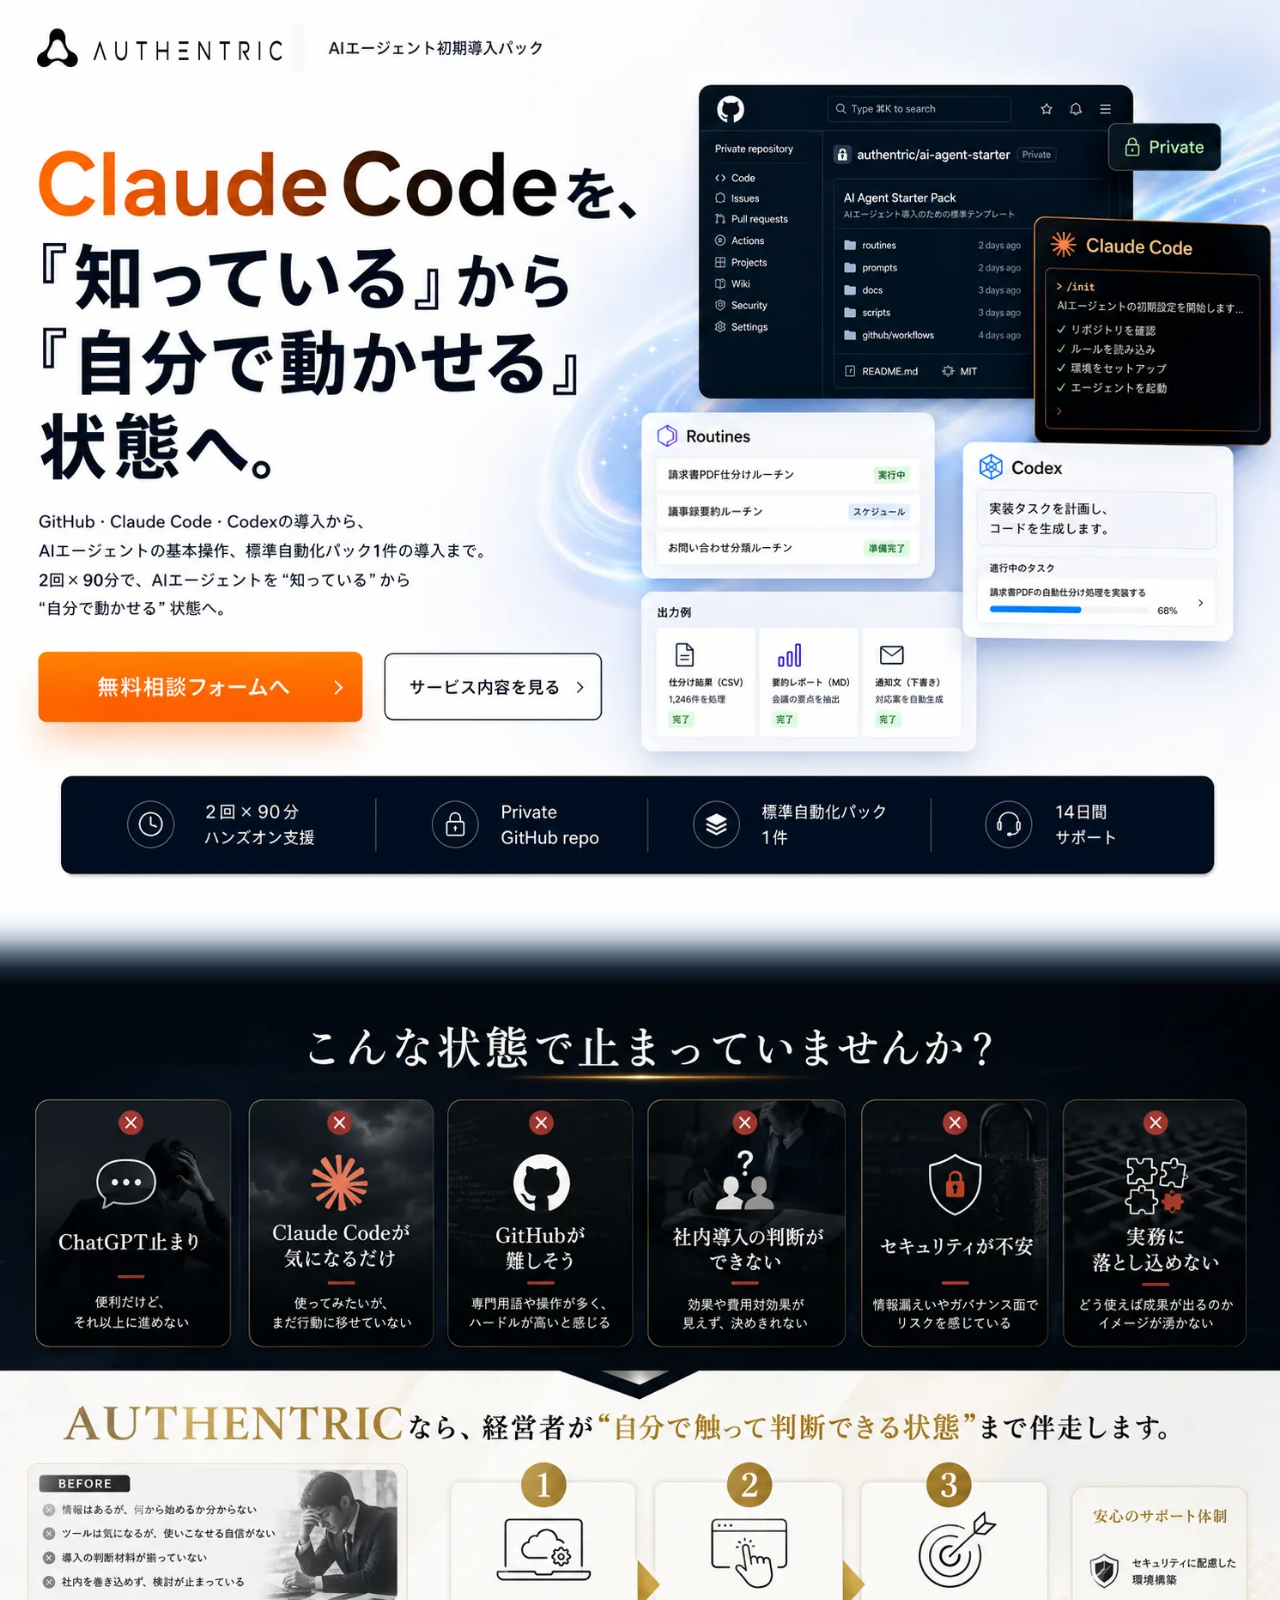
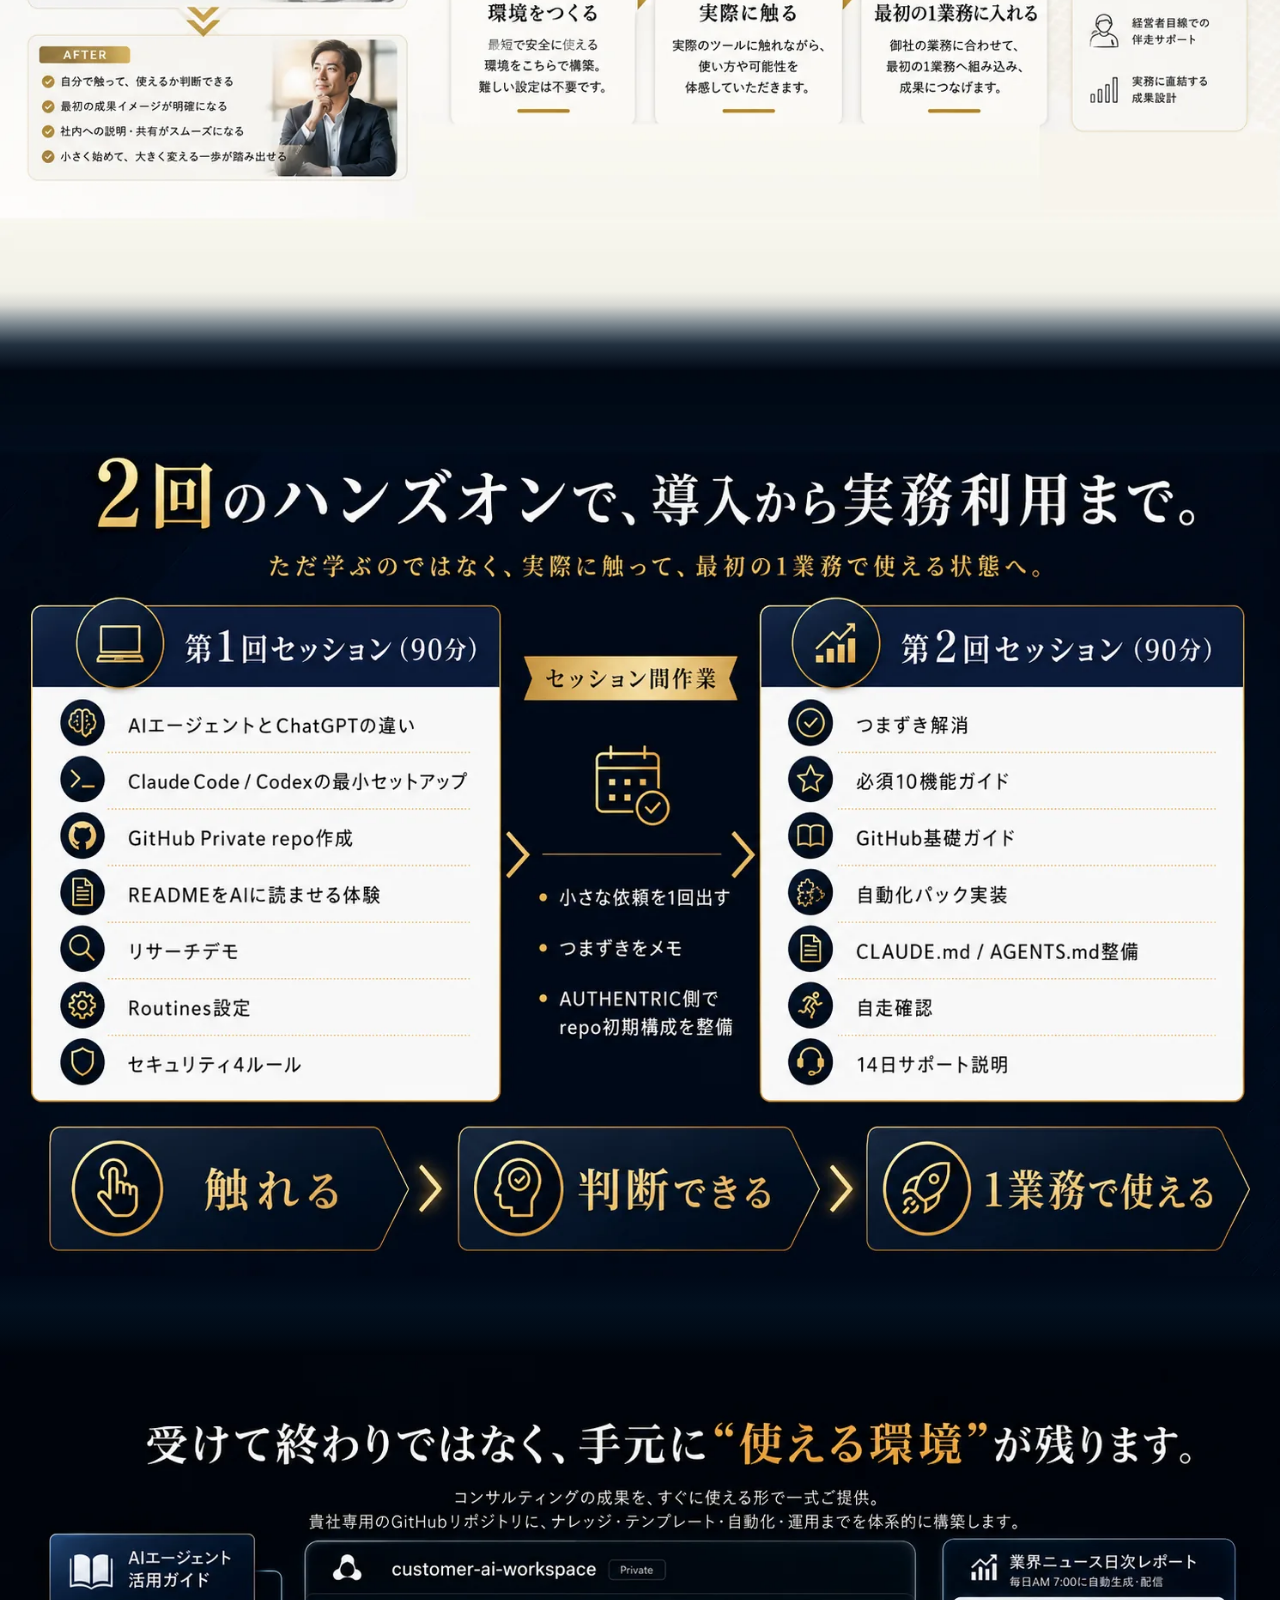
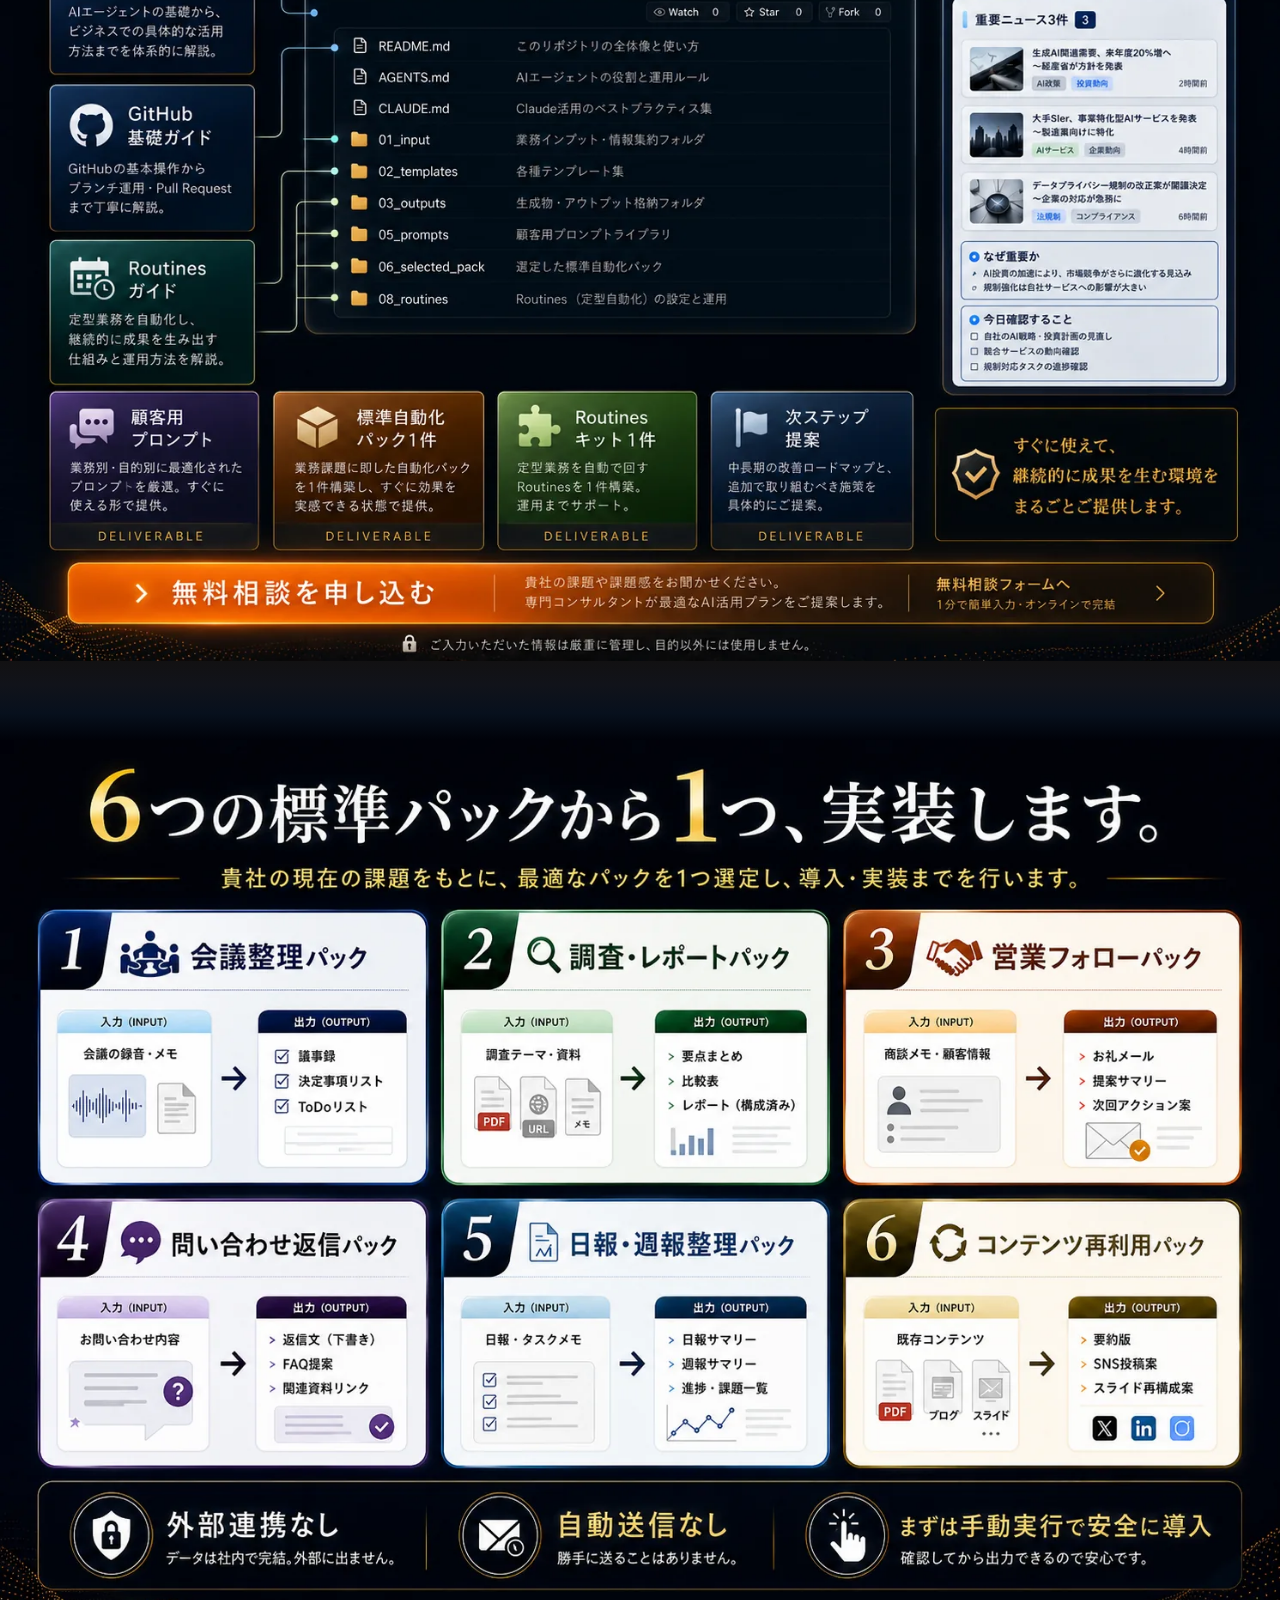
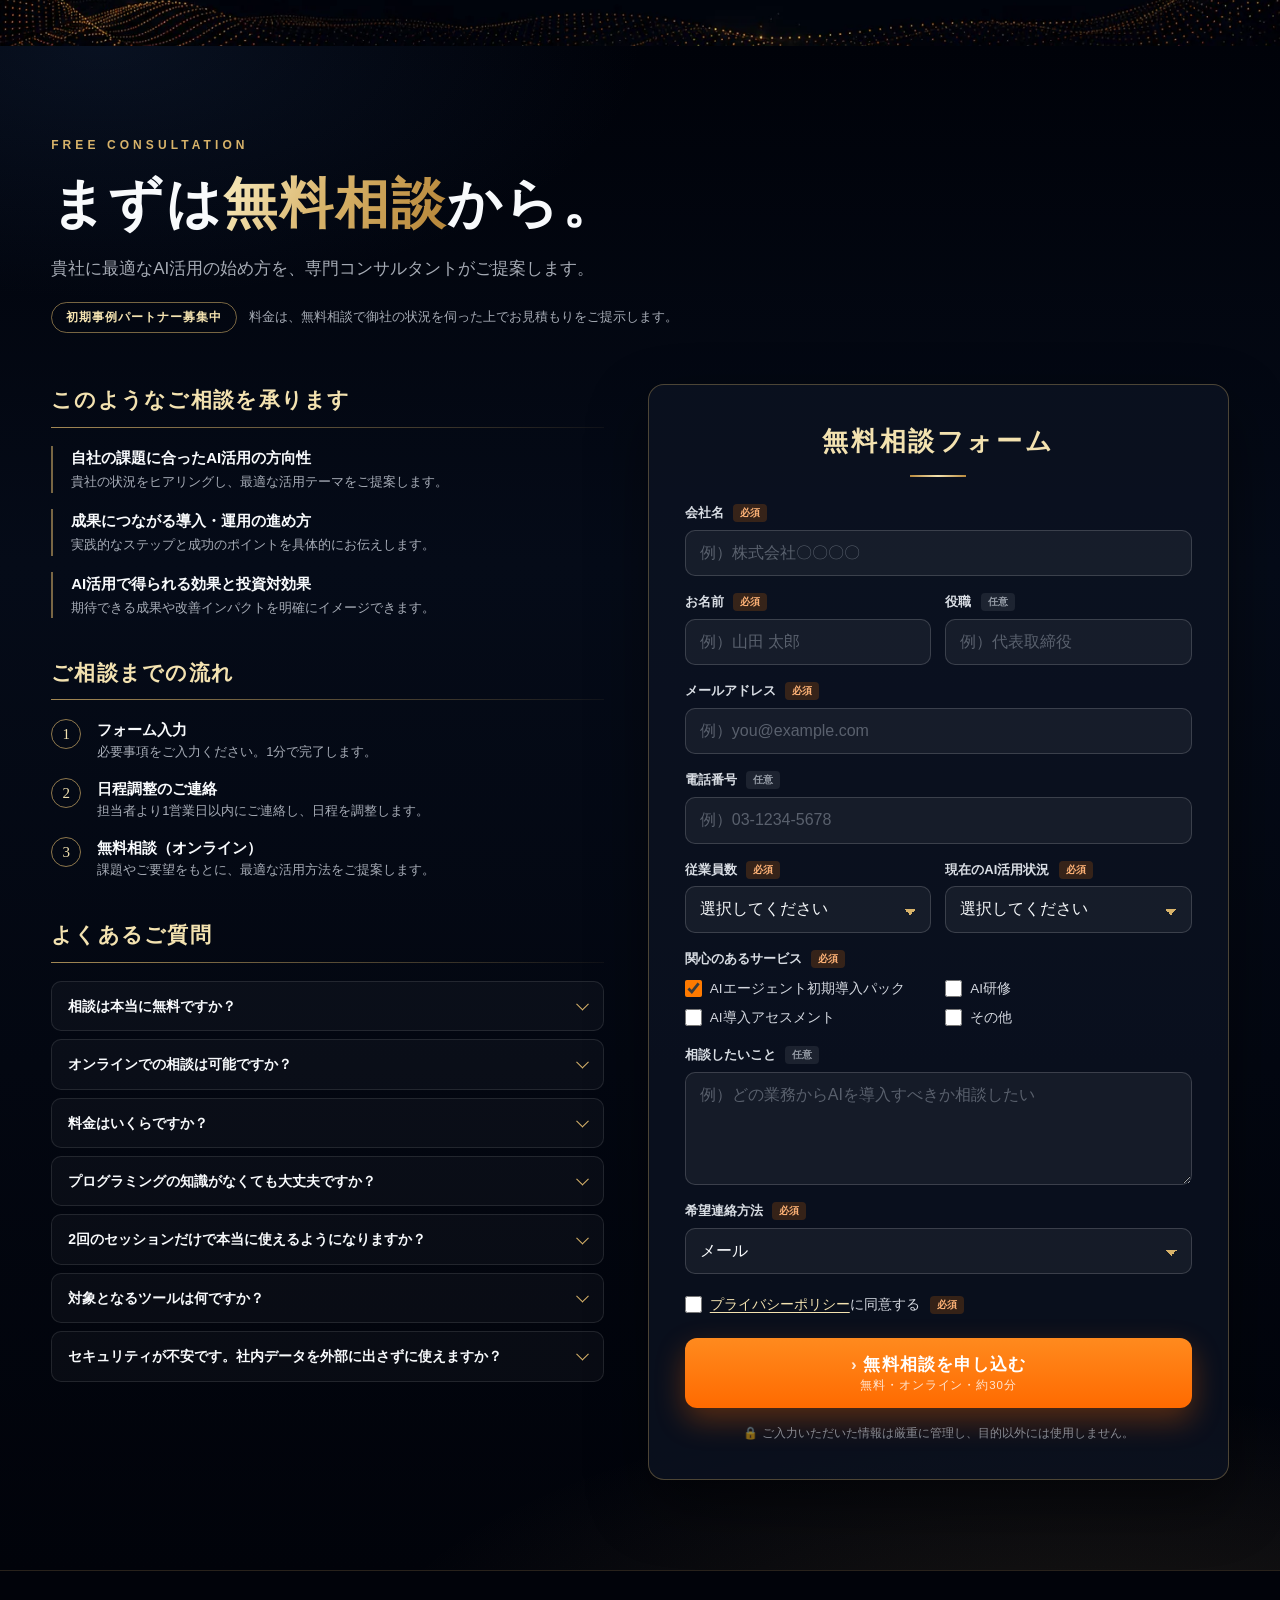
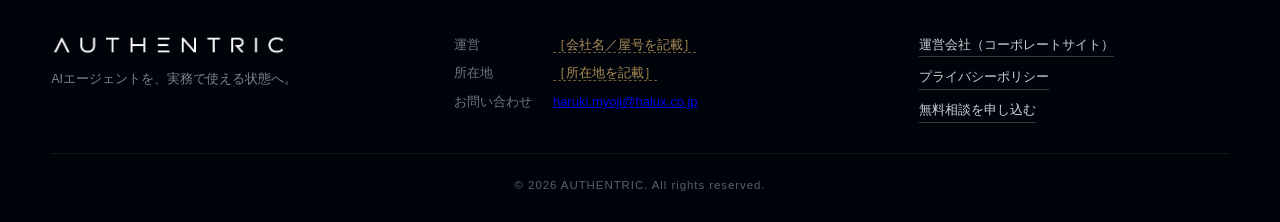
<file: lp/index.html>
<!doctype html>
<html lang="ja">
  <head>
    <meta charset="utf-8">
    <meta name="viewport" content="width=device-width, initial-scale=1">
    <title>AUTHENTRIC AIエージェント初期導入パック｜Claude Codeを「知っている」から「自分で動かせる」状態へ</title>
    <meta name="description" content="Claude Code、Codex、GitHub、Routinesの導入から実務利用まで。2回×90分のハンズオンと14日間サポートで、AIエージェントを自分で動かせる状態へ導く初期導入パック。無料相談受付中。">

    <!-- 公開前のためnoindex。本公開時に削除する（README公開チェックリスト参照） -->
    <meta name="robots" content="noindex">
    <link rel="canonical" href="https://aubr3964.github.io/authentric-site-preview/lp/">
    <meta name="theme-color" content="#020711">

    <meta property="og:site_name" content="AUTHENTRIC">
    <meta property="og:title" content="AUTHENTRIC AIエージェント初期導入パック">
    <meta property="og:description" content="2回×90分のハンズオンと14日間サポートで、AIエージェントの導入から実務利用まで。無料相談受付中。">
    <meta property="og:type" content="website">
    <meta property="og:url" content="https://aubr3964.github.io/authentric-site-preview/lp/">
    <meta property="og:image" content="https://aubr3964.github.io/authentric-site-preview/lp/assets/og-image.jpg">
    <meta property="og:image:width" content="1200">
    <meta property="og:image:height" content="630">
    <meta property="og:locale" content="ja_JP">
    <meta name="twitter:card" content="summary_large_image">
    <meta name="twitter:title" content="AUTHENTRIC AIエージェント初期導入パック">
    <meta name="twitter:description" content="2回×90分のハンズオンと14日間サポートで、AIエージェントの導入から実務利用まで。無料相談受付中。">
    <meta name="twitter:image" content="https://aubr3964.github.io/authentric-site-preview/lp/assets/og-image.jpg">

    <link rel="icon" type="image/png" sizes="32x32" href="assets/favicon-32.png">
    <link rel="icon" type="image/png" sizes="192x192" href="assets/favicon-192.png">
    <link rel="apple-touch-icon" href="assets/apple-touch-icon.png">

    <link rel="preload" as="image" href="assets/panel-01.webp" imagesrcset="assets/panel-01-750.webp 750w, assets/panel-01.webp 1491w" imagesizes="(max-width: 1491px) 100vw, 1491px">
    <link rel="stylesheet" href="styles.css">

    <script type="application/ld+json">
    {
      "@context": "https://schema.org",
      "@graph": [
        {
          "@type": "Organization",
          "@id": "https://aubr3964.github.io/authentric-site-preview/lp/#org",
          "name": "AUTHENTRIC",
          "url": "https://aubr3964.github.io/authentric-site-preview/lp/",
          "logo": "https://aubr3964.github.io/authentric-site-preview/lp/assets/favicon-192.png"
        },
        {
          "@type": "Service",
          "name": "AIエージェント初期導入パック",
          "serviceType": "AI導入支援・ハンズオントレーニング",
          "description": "Claude Code、Codex、GitHub、Routinesの導入から実務利用まで。2回×90分のハンズオンと14日間サポートで、AIエージェントを自分で動かせる状態へ導く初期導入パック。",
          "provider": { "@id": "https://aubr3964.github.io/authentric-site-preview/lp/#org" },
          "areaServed": "JP"
        },
        {
          "@type": "FAQPage",
          "mainEntity": [
            {
              "@type": "Question",
              "name": "相談は本当に無料ですか？",
              "acceptedAnswer": { "@type": "Answer", "text": "はい、初回のご相談は無料です。オンラインで約30分、御社の状況を伺いながら最適な始め方をご提案します。ご相談いただいたからといって、契約の義務は一切ありません。" }
            },
            {
              "@type": "Question",
              "name": "オンラインでの相談は可能ですか？",
              "acceptedAnswer": { "@type": "Answer", "text": "はい、Zoom等を利用したオンライン相談を実施しています。全国どこからでもご相談いただけます。" }
            },
            {
              "@type": "Question",
              "name": "料金はいくらですか？",
              "acceptedAnswer": { "@type": "Answer", "text": "対象業務や体制により最適な構成が異なるため、無料相談で御社の状況を伺った上で、お見積もりをご提示します。" }
            },
            {
              "@type": "Question",
              "name": "プログラミングの知識がなくても大丈夫ですか？",
              "acceptedAnswer": { "@type": "Answer", "text": "はい。経営者・非エンジニアの方を想定した内容です。難しい環境設定はAUTHENTRIC側で整備し、実際の操作はハンズオンで一緒に行います。" }
            },
            {
              "@type": "Question",
              "name": "2回のセッションだけで本当に使えるようになりますか？",
              "acceptedAnswer": { "@type": "Answer", "text": "セッションを受けて終わりではなく、貴社専用のGitHubリポジトリ・活用ガイド・標準自動化パック1件が手元に残る設計です。さらにセッション後14日間のサポート期間中に、つまずきを解消しながら自走できる状態を確認します。" }
            },
            {
              "@type": "Question",
              "name": "対象となるツールは何ですか？",
              "acceptedAnswer": { "@type": "Answer", "text": "Claude Code、Codex、GitHub、Routinesを中心に扱います。御社の状況に応じて最適な組み合わせをご提案します。" }
            },
            {
              "@type": "Question",
              "name": "セキュリティが不安です。社内データを外部に出さずに使えますか？",
              "acceptedAnswer": { "@type": "Answer", "text": "標準自動化パックは外部連携なし・自動送信なしで設計し、データは社内のPrivateリポジトリで完結します。まずは手動実行で安全に導入し、出力を確認してから広げられます。" }
            }
          ]
        }
      ]
    }
    </script>
  </head>
  <body>
    <main class="lp" aria-label="AUTHENTRIC AIエージェント初期導入パック LP">
      <h1 class="sr-only">AUTHENTRIC AIエージェント初期導入パック — Claude Codeを「知っている」から「自分で動かせる」状態へ</h1>

      <section class="panel panel-01" aria-label="Claude Codeを知っているから自分で動かせる状態へ">
        <picture>
          <source type="image/webp" srcset="assets/panel-01-750.webp 750w, assets/panel-01.webp 1491w" sizes="(max-width: 1491px) 100vw, 1491px">
          <img src="assets/panel-01.png" width="1491" height="1055" alt="Claude Codeを、『知っている』から『自分で動かせる』状態へ。" fetchpriority="high" decoding="async">
        </picture>
        <p class="sr-only">
          GitHub・Claude Code・Codexの導入から、AIエージェントの基本操作、標準自動化パック1件の導入まで。
          2回×90分のハンズオン支援、Private GitHub repo、標準自動化パック1件、14日間サポート。
        </p>
        <a class="hotspot cta-hero" href="#consultation" data-cta="hero_consultation" aria-label="無料相談フォームへ移動"></a>
        <a class="hotspot cta-service" href="#service" data-cta="hero_service" aria-label="サービス内容を見る"></a>
      </section>

      <section class="panel panel-02" aria-label="止まりがちなAI導入課題とAUTHENTRICの伴走">
        <picture>
          <source type="image/webp" srcset="assets/panel-02-750.webp 750w, assets/panel-02.webp 1491w" sizes="(max-width: 1491px) 100vw, 1491px">
          <img src="assets/panel-02.png" width="1491" height="1055" alt="こんな状態で止まっていませんか。AUTHENTRICなら経営者が自分で触って判断できる状態まで伴走します。" loading="lazy" decoding="async">
        </picture>
        <p class="sr-only">
          よくある停滞: ChatGPT止まり／Claude Codeが気になるだけ／GitHubが難しそう／社内導入の判断ができない／セキュリティが不安／実務に落とし込めない。
          AUTHENTRICの伴走ステップは3つ。1 環境をつくる（最短で安全に使える環境を構築、難しい設定は不要）、2 実際に触る（ツールに触れながら使い方と可能性を体感）、3 最初の1業務に入れる（御社の業務に合わせて組み込み、成果につなげる）。
          セキュリティに配慮した環境構築、経営者目線での伴走サポート、実務に直結する成果設計。
        </p>
      </section>

      <section class="panel panel-03" id="service" aria-label="2回のハンズオン内容">
        <picture>
          <source type="image/webp" srcset="assets/panel-03-750.webp 750w, assets/panel-03.webp 1491w" sizes="(max-width: 1491px) 100vw, 1491px">
          <img src="assets/panel-03.png" width="1491" height="1055" alt="2回のハンズオンで、導入から実務利用まで。ただ学ぶのではなく、実際に触って、最初の1業務で使える状態へ。" loading="lazy" decoding="async">
        </picture>
        <p class="sr-only">
          第1回セッション（90分）: AIエージェントとChatGPTの違い、Claude Code / Codexの最小セットアップ、GitHub Private repo作成、READMEをAIに読ませる体験、リサーチデモ、Routines設定、セキュリティ4ルール。
          セッション間作業: 小さな依頼を1回出す、つまずきをメモ、AUTHENTRIC側でrepo初期構成を整備。
          第2回セッション（90分）: つまずき解消、必須10機能ガイド、GitHub基礎ガイド、自動化パック実装、CLAUDE.md / AGENTS.md整備、自走確認、14日サポート説明。
          触れる → 判断できる → 1業務で使える、の順に進みます。
        </p>
      </section>

      <section class="panel panel-04" aria-label="納品物と使える環境">
        <picture>
          <source type="image/webp" srcset="assets/panel-04-750.webp 750w, assets/panel-04.webp 1491w" sizes="(max-width: 1491px) 100vw, 1491px">
          <img src="assets/panel-04.png" width="1491" height="1055" alt="受けて終わりではなく、手元に使える環境が残ります。貴社専用のGitHubリポジトリに、ナレッジ・テンプレート・自動化・運用までを体系的に構築します。" loading="lazy" decoding="async">
        </picture>
        <p class="sr-only">
          納品物: AIエージェント活用ガイド、GitHub基礎ガイド、Routinesガイド、顧客用プロンプト、標準自動化パック1件、Routinesキット1件、次ステップ提案、業界ニュース日次レポート。
          すぐに使えて、継続的に成果を生む環境をまるごとご提供します。
        </p>
        <a class="hotspot cta-deliverables-primary" href="#consultation" data-cta="deliverables_consultation" aria-label="無料相談を申し込む"></a>
        <a class="hotspot cta-deliverables-secondary" href="#consultation" data-cta="deliverables_form" aria-label="無料相談フォームへ移動"></a>
      </section>

      <section class="panel panel-05" aria-label="6つの標準パックから1つ実装">
        <picture>
          <source type="image/webp" srcset="assets/panel-05-750.webp 750w, assets/panel-05.webp 1491w" sizes="(max-width: 1491px) 100vw, 1491px">
          <img src="assets/panel-05.png" width="1491" height="1055" alt="6つの標準パックから1つ、実装します。貴社の現在の課題をもとに、最適なパックを1つ選定し、導入・実装までを行います。" loading="lazy" decoding="async">
        </picture>
        <p class="sr-only">
          1 会議整理パック（会議の録音・メモ → 議事録・決定事項リスト・ToDoリスト）、
          2 調査・レポートパック（調査テーマ・資料 → 要点まとめ・比較表・レポート）、
          3 営業フォローパック（商談メモ・顧客情報 → お礼メール・提案サマリー・次回アクション案）、
          4 問い合わせ返信パック（お問い合わせ内容 → 返信文下書き・FAQ提案・関連資料リンク）、
          5 日報・週報整理パック（日報・タスクメモ → 日報サマリー・週報サマリー・進捗課題一覧）、
          6 コンテンツ再利用パック（既存コンテンツ → 要約版・SNS投稿案・スライド再構成案）。
          外部連携なし（データは社内で完結）、自動送信なし（勝手に送ることはありません）、まずは手動実行で安全に導入。
        </p>
      </section>

      <section class="consult" id="consultation" aria-labelledby="consult-heading">
        <div class="consult-inner">
          <header class="consult-header">
            <p class="consult-eyebrow">FREE CONSULTATION</p>
            <h2 id="consult-heading" class="consult-title">まずは<span class="gold">無料相談</span>から。</h2>
            <p class="consult-lead">貴社に最適なAI活用の始め方を、専門コンサルタントがご提案します。</p>
            <p class="consult-note-badge">
              <span class="badge-pill">初期事例パートナー募集中</span>
              料金は、無料相談で御社の状況を伺った上でお見積もりをご提示します。
            </p>
          </header>

          <div class="consult-grid">
            <div class="consult-form-col">
              <div class="form-card" data-form-card>
                <h3 class="form-card-title">無料相談フォーム</h3>

                <form class="lead-form" data-lead-form novalidate>
                  <div class="form-row">
                    <label class="form-label" for="company">会社名 <span class="req">必須</span></label>
                    <input id="company" name="company" class="field" autocomplete="organization" placeholder="例）株式会社〇〇〇〇" required>
                    <p class="field-error" data-error-for="company" aria-live="polite"></p>
                  </div>

                  <div class="form-row form-row-split">
                    <div>
                      <label class="form-label" for="name">お名前 <span class="req">必須</span></label>
                      <input id="name" name="name" class="field" autocomplete="name" placeholder="例）山田 太郎" required>
                      <p class="field-error" data-error-for="name" aria-live="polite"></p>
                    </div>
                    <div>
                      <label class="form-label" for="role">役職 <span class="opt">任意</span></label>
                      <input id="role" name="role" class="field" autocomplete="organization-title" placeholder="例）代表取締役">
                    </div>
                  </div>

                  <div class="form-row">
                    <label class="form-label" for="email">メールアドレス <span class="req">必須</span></label>
                    <input id="email" name="email" class="field" type="email" autocomplete="email" inputmode="email" placeholder="例）you@example.com" required>
                    <p class="field-error" data-error-for="email" aria-live="polite"></p>
                  </div>

                  <div class="form-row">
                    <label class="form-label" for="tel">電話番号 <span class="opt">任意</span></label>
                    <input id="tel" name="tel" class="field" type="tel" autocomplete="tel" inputmode="tel" placeholder="例）03-1234-5678">
                  </div>

                  <div class="form-row form-row-split">
                    <div>
                      <label class="form-label" for="employees">従業員数 <span class="req">必須</span></label>
                      <select id="employees" name="employees" class="field field-select" required>
                        <option value="" selected disabled>選択してください</option>
                        <option>1〜10名</option>
                        <option>11〜50名</option>
                        <option>51〜100名</option>
                        <option>101〜300名</option>
                        <option>301名以上</option>
                      </select>
                      <p class="field-error" data-error-for="employees" aria-live="polite"></p>
                    </div>
                    <div>
                      <label class="form-label" for="ai_status">現在のAI活用状況 <span class="req">必須</span></label>
                      <select id="ai_status" name="ai_status" class="field field-select" required>
                        <option value="" selected disabled>選択してください</option>
                        <option>未導入</option>
                        <option>検討中・情報収集中</option>
                        <option>一部で活用中</option>
                        <option>本格導入済み</option>
                      </select>
                      <p class="field-error" data-error-for="ai_status" aria-live="polite"></p>
                    </div>
                  </div>

                  <fieldset class="form-row form-fieldset">
                    <legend class="form-label">関心のあるサービス <span class="req">必須</span></legend>
                    <div class="check-group">
                      <label class="check"><input type="checkbox" name="services" value="AIエージェント初期導入パック" checked><span>AIエージェント初期導入パック</span></label>
                      <label class="check"><input type="checkbox" name="services" value="AI研修"><span>AI研修</span></label>
                      <label class="check"><input type="checkbox" name="services" value="AI導入アセスメント"><span>AI導入アセスメント</span></label>
                      <label class="check"><input type="checkbox" name="services" value="その他"><span>その他</span></label>
                    </div>
                    <p class="field-error" data-error-for="services" aria-live="polite"></p>
                  </fieldset>

                  <div class="form-row">
                    <label class="form-label" for="message">相談したいこと <span class="opt">任意</span></label>
                    <textarea id="message" name="message" class="field field-textarea" rows="4" placeholder="例）どの業務からAIを導入すべきか相談したい"></textarea>
                  </div>

                  <div class="form-row">
                    <label class="form-label" for="contact_method">希望連絡方法 <span class="req">必須</span></label>
                    <select id="contact_method" name="contact_method" class="field field-select" required>
                      <option value="メール" selected>メール</option>
                      <option value="電話">電話</option>
                      <option value="どれでも">どれでも</option>
                    </select>
                  </div>

                  <div class="form-row form-consent">
                    <label class="check consent-check">
                      <input type="checkbox" name="privacy_consent" value="agree" required>
                      <span><a href="privacy.html" target="_blank" rel="noopener">プライバシーポリシー</a>に同意する <span class="req">必須</span></span>
                    </label>
                    <p class="field-error" data-error-for="privacy_consent" aria-live="polite"></p>
                  </div>

                  <p class="hp-field" aria-hidden="true">
                    <label for="company_url">会社URL（入力しないでください）</label>
                    <input id="company_url" name="company_url" type="text" tabindex="-1" autocomplete="off">
                  </p>

                  <button class="submit-button" type="submit" data-cta="form_submit">
                    <span class="submit-label">無料相談を申し込む</span>
                    <span class="submit-sub">無料・オンライン・約30分</span>
                  </button>

                  <p class="form-status" data-form-status role="status" aria-live="polite"></p>
                  <p class="form-privacy-note">🔒 ご入力いただいた情報は厳重に管理し、目的以外には使用しません。</p>
                </form>

                <div class="form-thanks" data-form-thanks hidden tabindex="-1">
                  <p class="thanks-title">送信ありがとうございました。</p>
                  <p class="thanks-body">
                    担当者より<strong>1営業日以内</strong>にご連絡し、日程調整のご案内をお送りします。<br>
                    当日は、御社の課題やご要望をもとに最適な活用方法をご提案します。
                  </p>
                  <p class="thanks-preview-note" data-preview-note hidden>
                    ※ 現在はプレビュー環境のため、送信内容はこの端末にのみ保存されています。
                  </p>
                </div>
              </div>
            </div>

            <div class="consult-info-col">
              <section class="info-block" aria-labelledby="topics-heading">
                <h3 id="topics-heading" class="info-heading">このようなご相談を承ります</h3>
                <ul class="topic-list">
                  <li>
                    <span class="topic-title">自社の課題に合ったAI活用の方向性</span>
                    <span class="topic-desc">貴社の状況をヒアリングし、最適な活用テーマをご提案します。</span>
                  </li>
                  <li>
                    <span class="topic-title">成果につながる導入・運用の進め方</span>
                    <span class="topic-desc">実践的なステップと成功のポイントを具体的にお伝えします。</span>
                  </li>
                  <li>
                    <span class="topic-title">AI活用で得られる効果と投資対効果</span>
                    <span class="topic-desc">期待できる成果や改善インパクトを明確にイメージできます。</span>
                  </li>
                </ul>
              </section>

              <section class="info-block" aria-labelledby="flow-heading">
                <h3 id="flow-heading" class="info-heading">ご相談までの流れ</h3>
                <ol class="flow-steps">
                  <li><span class="flow-num">1</span><span class="flow-name">フォーム入力</span><span class="flow-desc">必要事項をご入力ください。1分で完了します。</span></li>
                  <li><span class="flow-num">2</span><span class="flow-name">日程調整のご連絡</span><span class="flow-desc">担当者より1営業日以内にご連絡し、日程を調整します。</span></li>
                  <li><span class="flow-num">3</span><span class="flow-name">無料相談（オンライン）</span><span class="flow-desc">課題やご要望をもとに、最適な活用方法をご提案します。</span></li>
                </ol>
              </section>

              <section class="info-block" aria-labelledby="faq-heading">
                <h3 id="faq-heading" class="info-heading">よくあるご質問</h3>
                <div class="faq-list">
                  <details class="faq-item" data-faq="free">
                    <summary>相談は本当に無料ですか？</summary>
                    <p>はい、初回のご相談は無料です。オンラインで約30分、御社の状況を伺いながら最適な始め方をご提案します。ご相談いただいたからといって、契約の義務は一切ありません。</p>
                  </details>
                  <details class="faq-item" data-faq="online">
                    <summary>オンラインでの相談は可能ですか？</summary>
                    <p>はい、Zoom等を利用したオンライン相談を実施しています。全国どこからでもご相談いただけます。</p>
                  </details>
                  <details class="faq-item" data-faq="price">
                    <summary>料金はいくらですか？</summary>
                    <p>対象業務や体制により最適な構成が異なるため、無料相談で御社の状況を伺った上で、お見積もりをご提示します。</p>
                  </details>
                  <details class="faq-item" data-faq="no-code">
                    <summary>プログラミングの知識がなくても大丈夫ですか？</summary>
                    <p>はい。経営者・非エンジニアの方を想定した内容です。難しい環境設定はAUTHENTRIC側で整備し、実際の操作はハンズオンで一緒に行います。</p>
                  </details>
                  <details class="faq-item" data-faq="two-sessions">
                    <summary>2回のセッションだけで本当に使えるようになりますか？</summary>
                    <p>セッションを受けて終わりではなく、貴社専用のGitHubリポジトリ・活用ガイド・標準自動化パック1件が手元に残る設計です。さらにセッション後14日間のサポート期間中に、つまずきを解消しながら自走できる状態を確認します。</p>
                  </details>
                  <details class="faq-item" data-faq="tools">
                    <summary>対象となるツールは何ですか？</summary>
                    <p>Claude Code、Codex、GitHub、Routinesを中心に扱います。御社の状況に応じて最適な組み合わせをご提案します。</p>
                  </details>
                  <details class="faq-item" data-faq="security">
                    <summary>セキュリティが不安です。社内データを外部に出さずに使えますか？</summary>
                    <p>標準自動化パックは外部連携なし・自動送信なしで設計し、データは社内のPrivateリポジトリで完結します。まずは手動実行で安全に導入し、出力を確認してから広げられます。</p>
                  </details>
                </div>
              </section>
            </div>
          </div>
        </div>
      </section>
    </main>

    <footer class="site-footer">
      <div class="footer-inner">
        <div class="footer-brand">
          <img src="assets/brand-wordmark-white.png" alt="AUTHENTRIC" width="1980" height="169" class="footer-wordmark" loading="lazy" decoding="async">
          <p class="footer-tagline">AIエージェントを、実務で使える状態へ。</p>
        </div>
        <dl class="footer-info">
          <div><dt>運営</dt><dd><span class="ph" title="公開前に差し替え">［会社名／屋号を記載］</span></dd></div>
          <div><dt>所在地</dt><dd><span class="ph" title="公開前に差し替え">［所在地を記載］</span></dd></div>
          <div><dt>お問い合わせ</dt><dd><a href="mailto:haruki.myoji@halux.co.jp">haruki.myoji@halux.co.jp</a></dd></div>
        </dl>
        <nav class="footer-nav" aria-label="フッターナビゲーション">
          <a href="../index.html" data-cta="footer_corporate">運営会社（コーポレートサイト）</a>
          <a href="privacy.html">プライバシーポリシー</a>
          <a href="#consultation" data-cta="footer_consultation">無料相談を申し込む</a>
        </nav>
      </div>
      <p class="footer-copy">&copy; 2026 AUTHENTRIC. All rights reserved.</p>
    </footer>

    <div class="sticky-cta" data-sticky-cta hidden>
      <a href="#consultation" data-cta="sticky_consultation">
        <span class="sticky-label">無料相談を申し込む</span>
        <span class="sticky-sub">無料・オンライン・約30分</span>
      </a>
    </div>

    <script src="script.js"></script>
  </body>
</html>
</file>
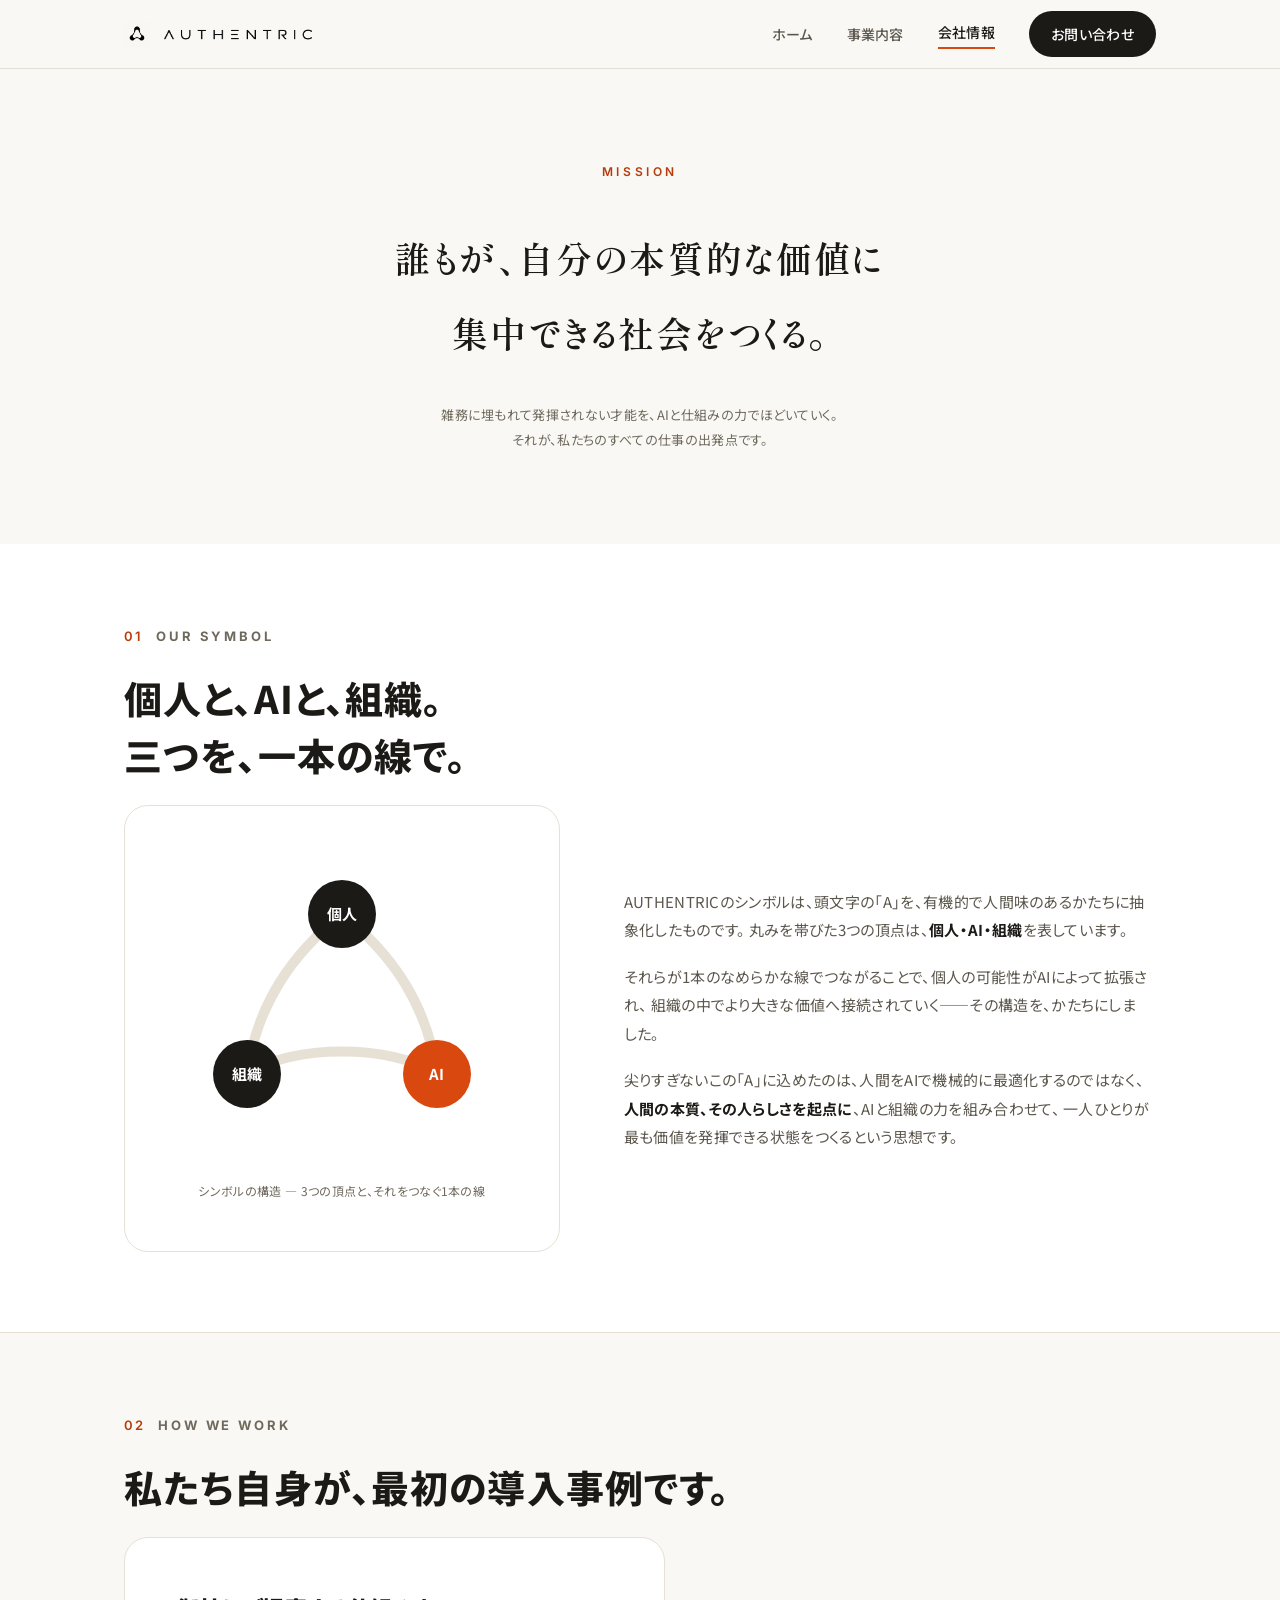
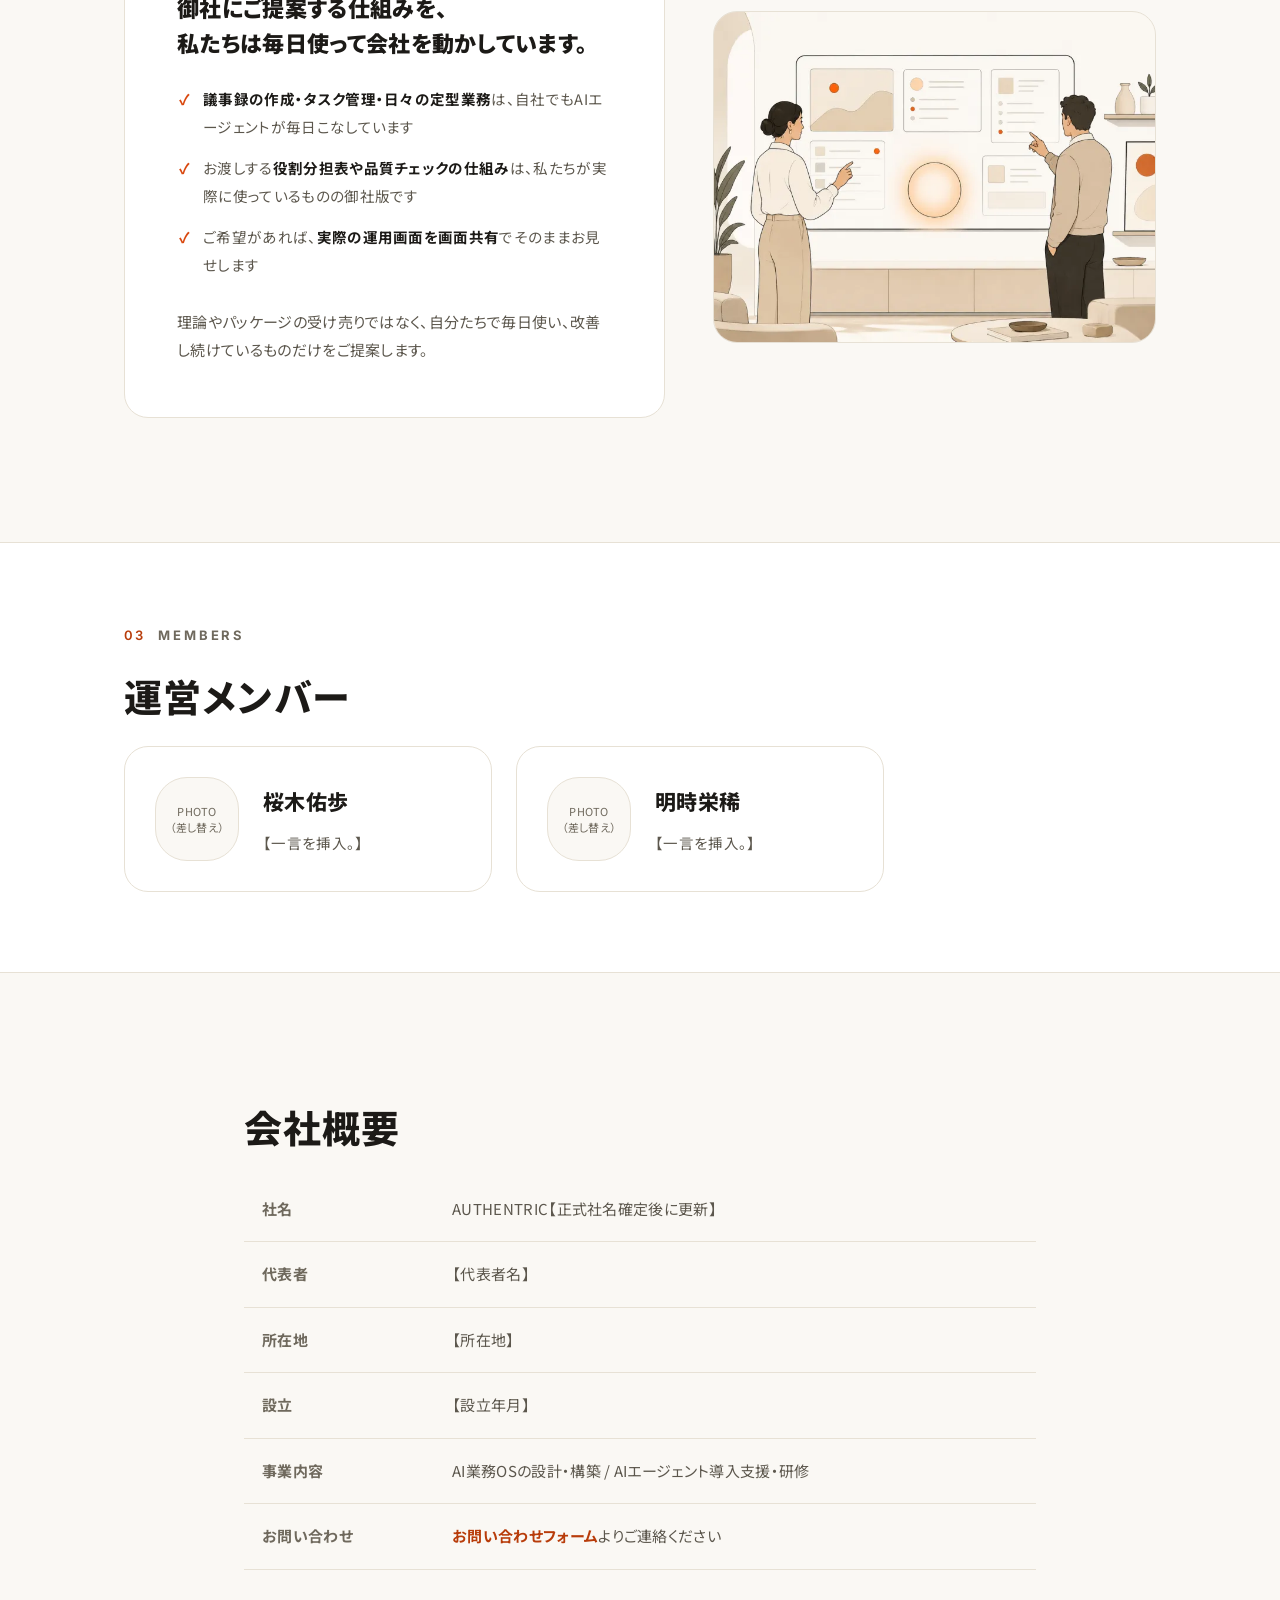
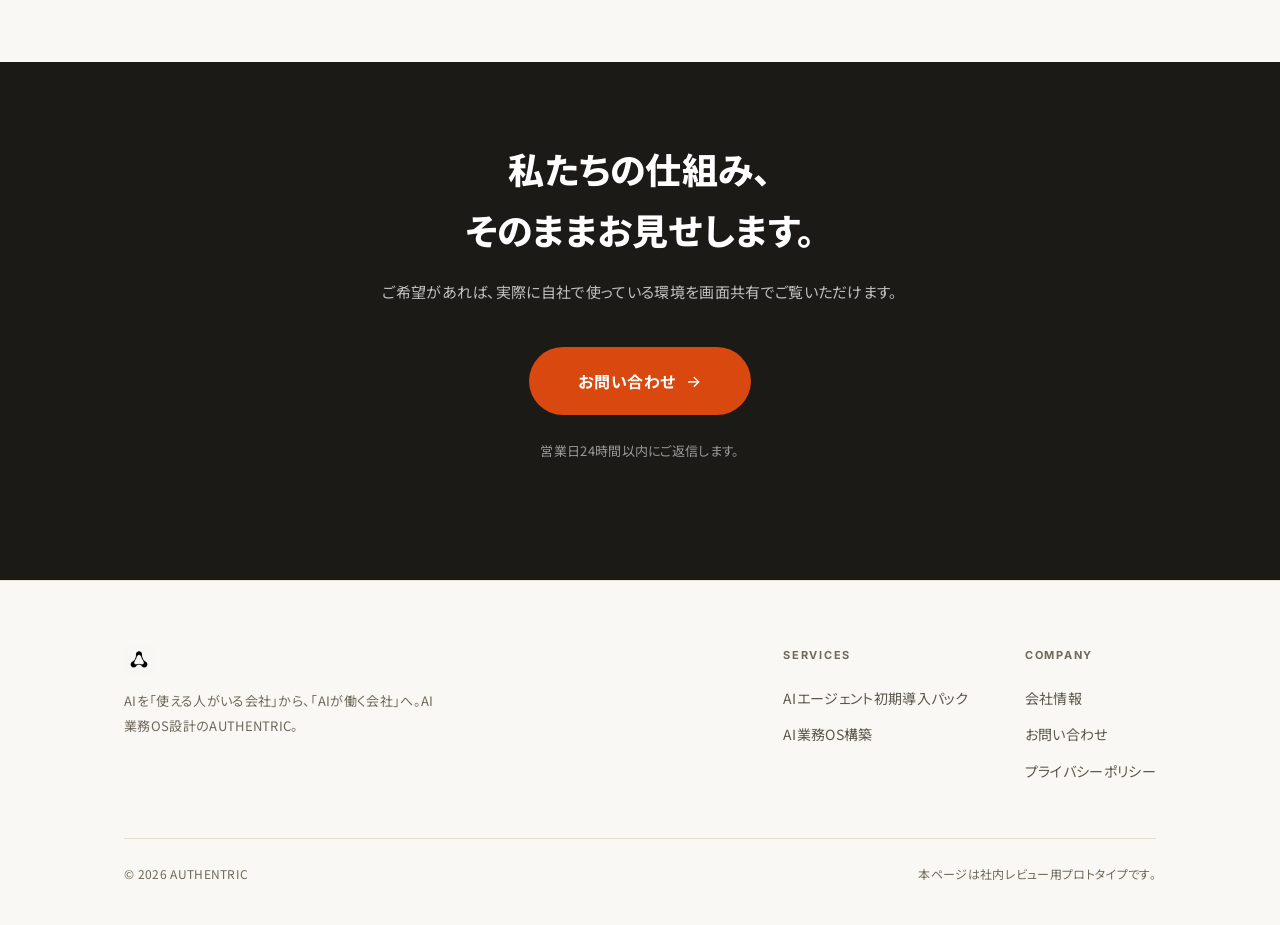
<file: company.html>
<!doctype html>
<html lang="ja">
<head>
  <meta charset="utf-8">
  <meta name="viewport" content="width=device-width, initial-scale=1">
  <title>会社情報 | AUTHENTRIC</title>
  <meta name="description" content="AUTHENTRICの会社情報。ミッション、ロゴに込めた意味、運営メンバー、会社概要。">
  <!-- 公開前のためnoindex。本公開時に削除する（README公開チェックリスト参照） -->
  <meta name="robots" content="noindex">
  <link rel="canonical" href="https://aubr3964.github.io/authentric-site-preview/company.html">
  <meta property="og:site_name" content="AUTHENTRIC">
  <meta property="og:title" content="会社情報 | AUTHENTRIC">
  <meta property="og:description" content="ミッション、ロゴに込めた意味、運営メンバー、会社概要。">
  <meta property="og:type" content="website">
  <meta property="og:url" content="https://aubr3964.github.io/authentric-site-preview/company.html">
  <meta property="og:image" content="https://aubr3964.github.io/authentric-site-preview/assets/og-image.jpg">
  <meta property="og:image:width" content="1200">
  <meta property="og:image:height" content="630">
  <meta property="og:locale" content="ja_JP">
  <meta name="twitter:card" content="summary_large_image">
  <link rel="icon" type="image/png" sizes="32x32" href="assets/favicon-32.png">
  <link rel="icon" type="image/png" sizes="192x192" href="assets/favicon-192.png">
  <link rel="apple-touch-icon" href="assets/apple-touch-icon.png">
  <link rel="preconnect" href="https://fonts.googleapis.com">
  <link rel="preconnect" href="https://fonts.gstatic.com" crossorigin>
  <link href="https://fonts.googleapis.com/css2?family=Noto+Sans+JP:wght@400;500;700;800;900&family=Shippori+Mincho:wght@600&family=Inter:wght@500;600&display=swap" rel="stylesheet">
  <link rel="stylesheet" href="styles.css">
</head>
<body>

<a class="skip-link" href="#main">本文へスキップ</a>

<header class="site-header">
  <div class="wrap">
    <a class="brand" href="index.html" aria-label="AUTHENTRIC ホーム">
      <img class="symbol" src="assets/authentric-symbol-96.png" width="96" height="96" alt="">
      <img class="wordmark" src="assets/brand-wordmark-black.png" alt="AUTHENTRIC">
    </a>
    <button class="nav-toggle" data-nav-toggle aria-label="メニュー" aria-expanded="false">≡</button>
    <nav class="global-nav" data-nav aria-label="グローバルナビゲーション">
      <a href="index.html">ホーム</a>
      <a href="services.html">事業内容</a>
      <a href="company.html" aria-current="page">会社情報</a>
      <a href="contact.html" class="nav-cta" data-cta="nav_contact">お問い合わせ</a>
    </nav>
  </div>
</header>

<main id="main">

  <!-- ============ mission ============ -->
  <section class="mission-block">
    <div class="wrap-narrow">
      <span class="m-label reveal">Mission</span>
      <h1 class="reveal">誰もが、自分の本質的な価値に<br>集中できる社会をつくる。</h1>
      <p class="m-note reveal">
        雑務に埋もれて発揮されない才能を、AIと仕組みの力でほどいていく。<br>
        それが、私たちのすべての仕事の出発点です。
      </p>
    </div>
  </section>

  <!-- ============ logo story ============ -->
  <section class="block tinted">
    <div class="wrap">
      <div class="kicker reveal"><span class="no">01</span><span class="label">Our symbol</span></div>
      <h2 class="headline reveal">個人と、AIと、組織。<br>三つを、一本の線で。</h2>
      <div class="logo-story">
        <figure class="logo-figure reveal">
          <svg viewBox="0 0 340 300" role="img" aria-label="ロゴの構造図：個人・AI・組織の3点が1本の線でつながる">
            <defs></defs>
            <!-- connecting organic line -->
            <path d="M170 60 C 120 100, 85 150, 75 220 M170 60 C 220 100, 255 150, 265 220 M75 220 C 120 190, 220 190, 265 220"
                  fill="none" stroke="#e7e1d5" stroke-width="10" stroke-linecap="round"/>
            <!-- nodes -->
            <circle cx="170" cy="60" r="34" fill="#1c1a17"/>
            <circle cx="75" cy="220" r="34" fill="#1c1a17"/>
            <circle cx="265" cy="220" r="34" fill="#d9480f"/>
            <text x="170" y="66" text-anchor="middle" fill="#fff" font-size="15" font-weight="700" font-family="'Noto Sans JP',sans-serif">個人</text>
            <text x="75" y="226" text-anchor="middle" fill="#fff" font-size="15" font-weight="700" font-family="'Noto Sans JP',sans-serif">組織</text>
            <text x="265" y="226" text-anchor="middle" fill="#fff" font-size="15" font-weight="700" font-family="'Noto Sans JP',sans-serif">AI</text>
          </svg>
          <figcaption>シンボルの構造 — 3つの頂点と、それをつなぐ1本の線</figcaption>
        </figure>
        <div class="story-text">
          <p class="reveal">
            AUTHENTRICのシンボルは、頭文字の「A」を、有機的で人間味のあるかたちに抽象化したものです。
            丸みを帯びた3つの頂点は、<strong>個人・AI・組織</strong>を表しています。
          </p>
          <p class="reveal">
            それらが1本のなめらかな線でつながることで、個人の可能性がAIによって拡張され、
            組織の中でより大きな価値へ接続されていく——その構造を、かたちにしました。
          </p>
          <p class="reveal">
            尖りすぎないこの「A」に込めたのは、人間をAIで機械的に最適化するのではなく、
            <strong>人間の本質、その人らしさを起点に</strong>、AIと組織の力を組み合わせて、
            一人ひとりが最も価値を発揮できる状態をつくるという思想です。
          </p>
        </div>
      </div>
    </div>
  </section>

  <!-- ============ showroom ============ -->
  <section class="block">
    <div class="wrap">
      <div class="kicker reveal"><span class="no">02</span><span class="label">How we work</span></div>
      <h2 class="headline reveal">私たち自身が、最初の導入事例です。</h2>
      <div class="svc-detail-grid">
        <div class="showroom reveal">
          <h3>御社にご提案する仕組みを、<br>私たちは毎日使って会社を動かしています。</h3>
          <ul class="check-list">
            <li><strong>議事録の作成・タスク管理・日々の定型業務</strong>は、自社でもAIエージェントが毎日こなしています</li>
            <li>お渡しする<strong>役割分担表や品質チェックの仕組み</strong>は、私たちが実際に使っているものの御社版です</li>
            <li>ご希望があれば、<strong>実際の運用画面を画面共有</strong>でそのままお見せします</li>
          </ul>
          <p>
            理論やパッケージの受け売りではなく、自分たちで毎日使い、改善し続けているものだけをご提案します。
          </p>
        </div>
        <figure class="img-slot ratio-43 reveal"
                data-label="IMG-05: 人とAIエージェントが同じ作業場で働くイメージ（assets/img-05-showroom.png）">
          <picture>
            <source type="image/webp" srcset="assets/img-05-showroom-750.webp 750w, assets/img-05-showroom.webp 1448w" sizes="(max-width: 900px) 100vw, 460px">
            <img src="assets/img-05-showroom.png" width="1448" height="1086" alt="ふたりの人物とAIエージェントが、ひとつの共有ボードを囲んで一緒に働いているイメージ" loading="lazy" decoding="async" onerror="this.closest('picture').remove()">
          </picture>
        </figure>
      </div>
    </div>
  </section>

  <!-- ============ members ============ -->
  <section class="block tinted">
    <div class="wrap">
      <div class="kicker reveal"><span class="no">03</span><span class="label">Members</span></div>
      <h2 class="headline reveal">運営メンバー</h2>
      <div class="member-grid">
        <article class="member-card reveal">
          <div class="avatar">PHOTO<br>（差し替え）</div>
          <div>
            <h3>桜木佑歩</h3>
            <p>【一言を挿入。】</p>
          </div>
        </article>
        <article class="member-card reveal">
          <div class="avatar">PHOTO<br>（差し替え）</div>
          <div>
            <h3>明時栄稀</h3>
            <p>【一言を挿入。】</p>
          </div>
        </article>
      </div>
    </div>
  </section>

  <!-- ============ company overview ============ -->
  <section class="block">
    <div class="wrap-narrow">
      <div class="kicker reveal"><span class="no">04</span><span class="label">Overview</span></div>
      <h2 class="headline reveal">会社概要</h2>
      <table class="spec-table reveal">
        <tbody>
          <tr><th>社名</th><td>AUTHENTRIC【正式社名確定後に更新】</td></tr>
          <tr><th>代表者</th><td>【代表者名】</td></tr>
          <tr><th>所在地</th><td>【所在地】</td></tr>
          <tr><th>設立</th><td>【設立年月】</td></tr>
          <tr><th>事業内容</th><td>AI業務OSの設計・構築 / AIエージェント導入支援・研修</td></tr>
          <tr><th>お問い合わせ</th><td><a href="contact.html" style="color:var(--accent-deep); font-weight:700;">お問い合わせフォーム</a>よりご連絡ください</td></tr>
        </tbody>
      </table>
    </div>
  </section>

  <!-- ============ CTA ============ -->
  <section class="cta-band">
    <div class="wrap inner">
      <h2>私たちの仕組み、<br>そのままお見せします。</h2>
      <p>ご希望があれば、実際に自社で使っている環境を画面共有でご覧いただけます。</p>
      <a class="btn btn-primary" href="contact.html">お問い合わせ <span class="arrow">→</span></a>
      <p class="sla">営業日24時間以内にご返信します。</p>
    </div>
  </section>

</main>

<footer class="site-footer">
  <div class="wrap">
    <div class="footer-top">
      <div class="footer-brand">
        <img class="symbol" src="assets/authentric-symbol-96.png" width="96" height="96" alt="AUTHENTRIC">
        <p>AIを「使える人がいる会社」から、「AIが働く会社」へ。AI業務OS設計のAUTHENTRIC。</p>
      </div>
      <nav class="footer-nav" aria-label="フッターナビゲーション">
        <div class="col">
          <h4>Services</h4>
          <a href="services.html#onboarding">AIエージェント初期導入パック</a>
          <a href="services.html#business-os">AI業務OS構築</a>
        </div>
        <div class="col">
          <h4>Company</h4>
          <a href="company.html">会社情報</a>
          <a href="contact.html">お問い合わせ</a>
          <a href="privacy.html">プライバシーポリシー</a>
        </div>
      </nav>
    </div>
    <div class="footer-bottom">
      <span>© 2026 AUTHENTRIC</span>
      <span>本ページは社内レビュー用プロトタイプです。</span>
    </div>
  </div>
</footer>

<div class="toast" data-toast role="status" aria-live="polite"></div>
<script src="script.js"></script>
</body>
</html>
</file>
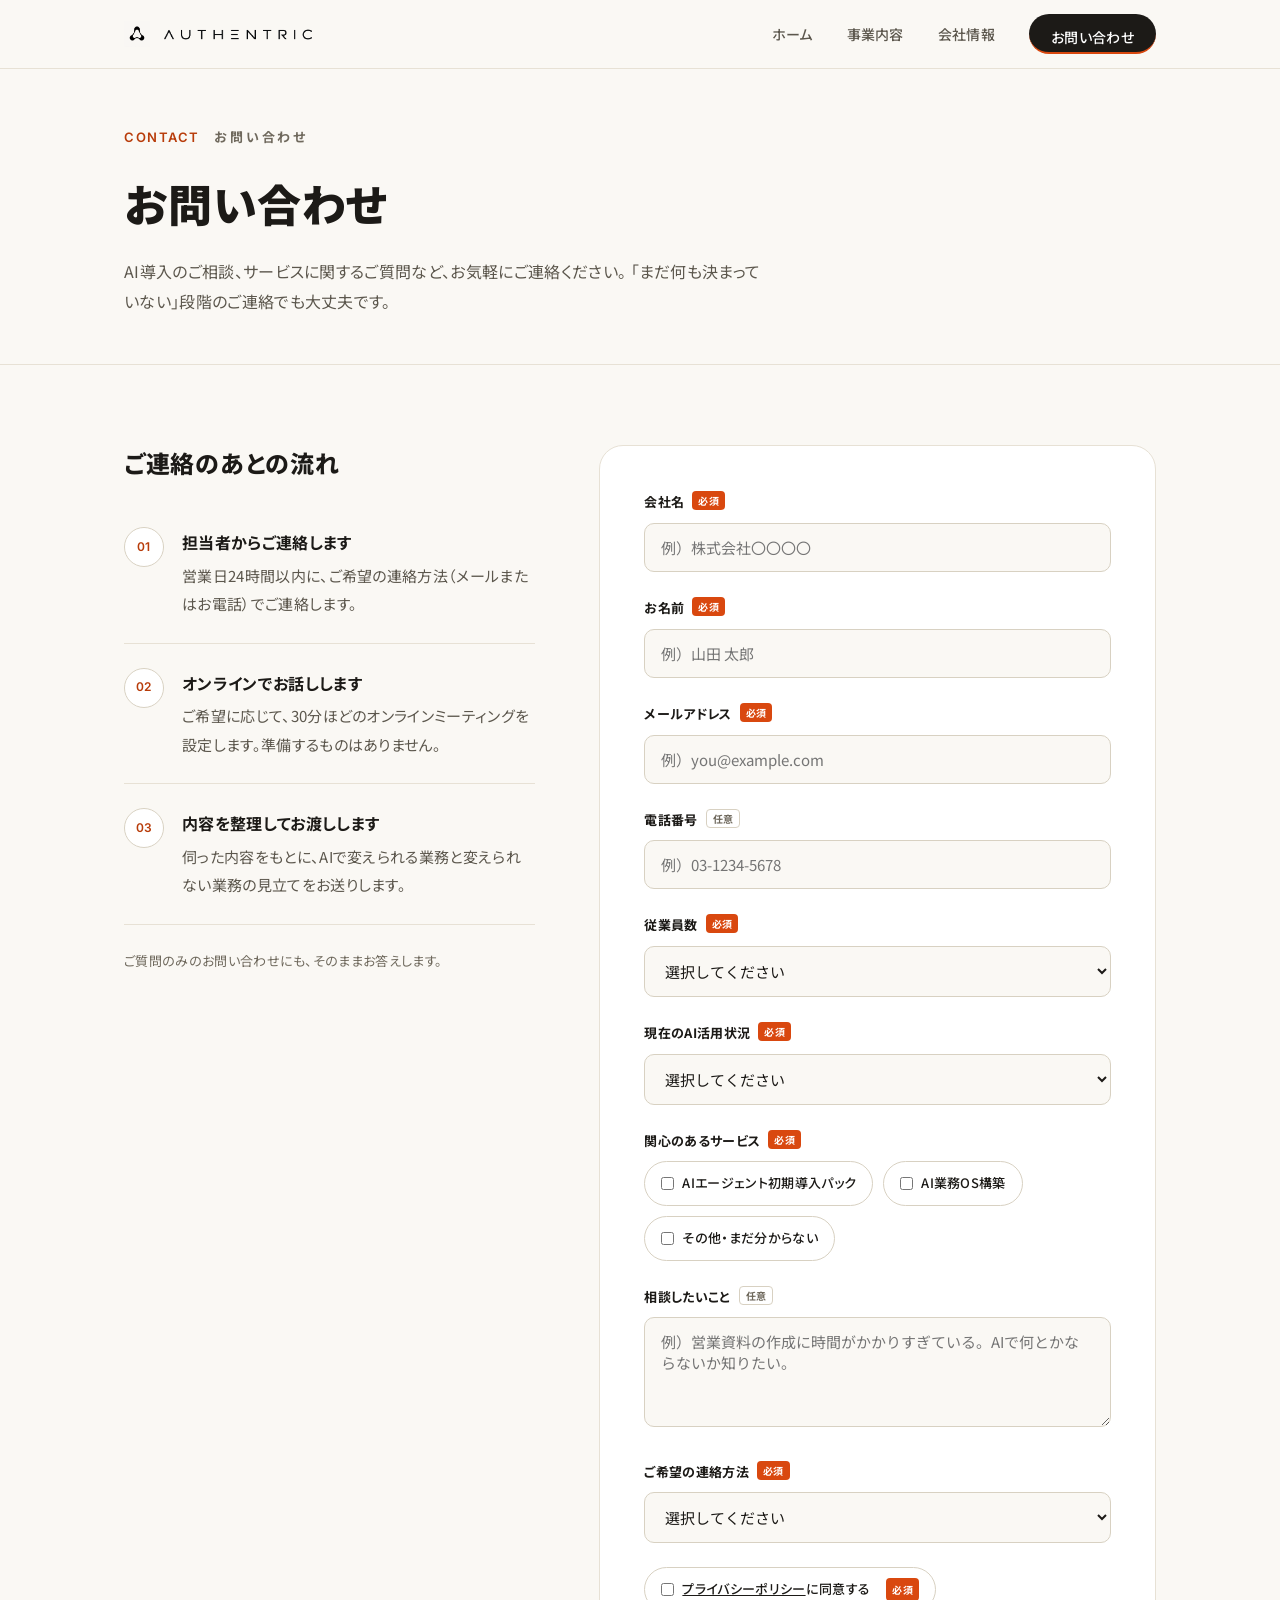
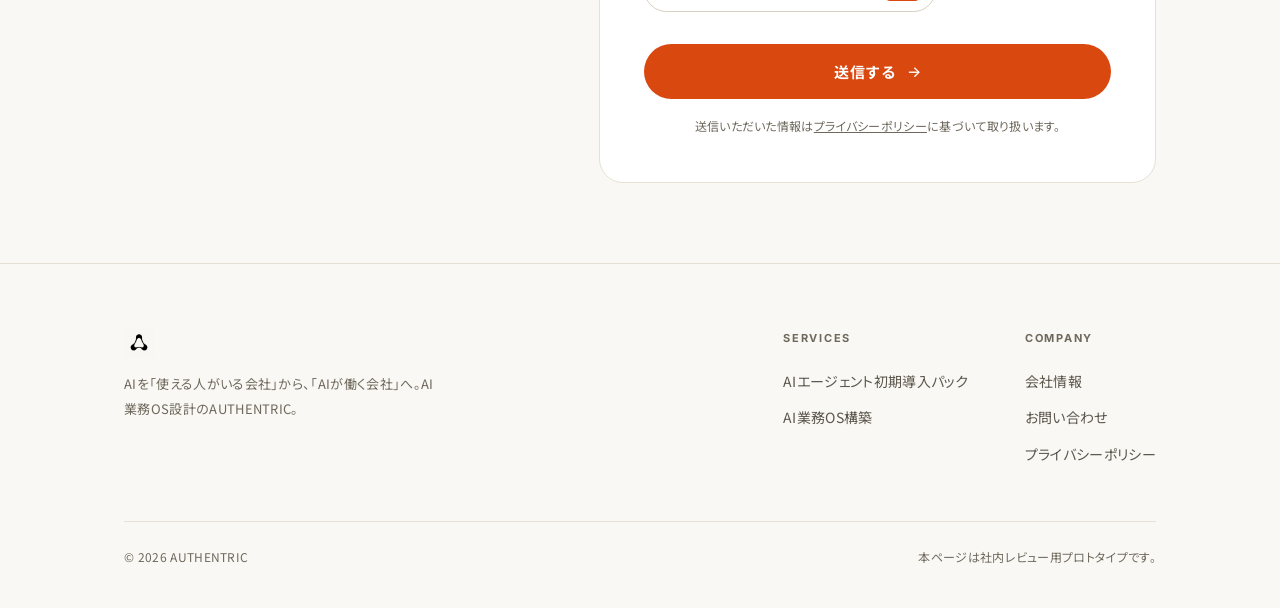
<file: contact.html>
<!doctype html>
<html lang="ja">
<head>
  <meta charset="utf-8">
  <meta name="viewport" content="width=device-width, initial-scale=1">
  <title>お問い合わせ | AUTHENTRIC</title>
  <meta name="description" content="AUTHENTRICへのお問い合わせ。AI導入のご相談、サービスに関するご質問など、お気軽にご連絡ください。">
  <!-- 公開前のためnoindex。本公開時に削除する（README公開チェックリスト参照） -->
  <meta name="robots" content="noindex">
  <link rel="canonical" href="https://aubr3964.github.io/authentric-site-preview/contact.html">
  <meta property="og:site_name" content="AUTHENTRIC">
  <meta property="og:title" content="お問い合わせ | AUTHENTRIC">
  <meta property="og:description" content="AI導入のご相談、サービスに関するご質問など、お気軽にご連絡ください。">
  <meta property="og:type" content="website">
  <meta property="og:url" content="https://aubr3964.github.io/authentric-site-preview/contact.html">
  <meta property="og:image" content="https://aubr3964.github.io/authentric-site-preview/assets/og-image.jpg">
  <meta property="og:image:width" content="1200">
  <meta property="og:image:height" content="630">
  <meta property="og:locale" content="ja_JP">
  <meta name="twitter:card" content="summary_large_image">
  <link rel="icon" type="image/png" sizes="32x32" href="assets/favicon-32.png">
  <link rel="icon" type="image/png" sizes="192x192" href="assets/favicon-192.png">
  <link rel="apple-touch-icon" href="assets/apple-touch-icon.png">
  <link rel="preconnect" href="https://fonts.googleapis.com">
  <link rel="preconnect" href="https://fonts.gstatic.com" crossorigin>
  <link href="https://fonts.googleapis.com/css2?family=Noto+Sans+JP:wght@400;500;700;800;900&family=Shippori+Mincho:wght@600&family=Inter:wght@500;600&display=swap" rel="stylesheet">
  <link rel="stylesheet" href="styles.css">
</head>
<body>

<a class="skip-link" href="#main">本文へスキップ</a>

<header class="site-header">
  <div class="wrap">
    <a class="brand" href="index.html" aria-label="AUTHENTRIC ホーム">
      <img class="symbol" src="assets/authentric-symbol-96.png" width="96" height="96" alt="">
      <img class="wordmark" src="assets/brand-wordmark-black.png" alt="AUTHENTRIC">
    </a>
    <button class="nav-toggle" data-nav-toggle aria-label="メニュー" aria-expanded="false">≡</button>
    <nav class="global-nav" data-nav aria-label="グローバルナビゲーション">
      <a href="index.html">ホーム</a>
      <a href="services.html">事業内容</a>
      <a href="company.html">会社情報</a>
      <a href="contact.html" class="nav-cta" aria-current="page">お問い合わせ</a>
    </nav>
  </div>
</header>

<main id="main">

  <div class="page-head">
    <div class="wrap">
      <div class="kicker"><span class="no">CONTACT</span><span class="label">お問い合わせ</span></div>
      <h1>お問い合わせ</h1>
      <p class="lead">
        AI導入のご相談、サービスに関するご質問など、お気軽にご連絡ください。
        「まだ何も決まっていない」段階のご連絡でも大丈夫です。
      </p>
    </div>
  </div>

  <section class="block">
    <div class="wrap contact-grid">

      <div class="contact-side">
        <h2 class="headline reveal" style="font-size:24px;">ご連絡のあとの流れ</h2>
        <ol class="step-list">
          <li class="reveal">
            <strong>担当者からご連絡します</strong>
            営業日24時間以内に、ご希望の連絡方法（メールまたはお電話）でご連絡します。
          </li>
          <li class="reveal">
            <strong>オンラインでお話しします</strong>
            ご希望に応じて、30分ほどのオンラインミーティングを設定します。準備するものはありません。
          </li>
          <li class="reveal">
            <strong>内容を整理してお渡しします</strong>
            伺った内容をもとに、AIで変えられる業務と変えられない業務の見立てをお送りします。
          </li>
        </ol>
        <p class="contact-note">ご質問のみのお問い合わせにも、そのままお答えします。</p>
      </div>

      <form class="lead-form" data-lead-form aria-label="お問い合わせフォーム">
        <div class="field-group">
          <label for="company">会社名<span class="req">必須</span></label>
          <input type="text" id="company" name="company" autocomplete="organization" placeholder="例）株式会社〇〇〇〇" required>
        </div>
        <div class="field-group">
          <label for="name">お名前<span class="req">必須</span></label>
          <input type="text" id="name" name="name" autocomplete="name" placeholder="例）山田 太郎" required>
        </div>
        <div class="field-group">
          <label for="email">メールアドレス<span class="req">必須</span></label>
          <input type="email" id="email" name="email" autocomplete="email" placeholder="例）you@example.com" required>
        </div>
        <div class="field-group">
          <label for="tel">電話番号<span class="opt">任意</span></label>
          <input type="tel" id="tel" name="tel" autocomplete="tel" placeholder="例）03-1234-5678">
        </div>
        <div class="field-group">
          <label for="employees">従業員数<span class="req">必須</span></label>
          <select id="employees" name="employees" required>
            <option value="" selected disabled>選択してください</option>
            <option>1〜10名</option>
            <option>11〜50名</option>
            <option>51〜100名</option>
            <option>101〜300名</option>
            <option>301名以上</option>
          </select>
        </div>
        <div class="field-group">
          <label for="ai-status">現在のAI活用状況<span class="req">必須</span></label>
          <select id="ai-status" name="ai_status" required>
            <option value="" selected disabled>選択してください</option>
            <option>未導入（情報収集中）</option>
            <option>検討中</option>
            <option>一部で導入済み</option>
            <option>本格導入済み</option>
          </select>
        </div>
        <div class="field-group">
          <label>関心のあるサービス<span class="req">必須</span></label>
          <div class="check-row">
            <label><input type="checkbox" name="interest" value="onboarding">AIエージェント初期導入パック</label>
            <label><input type="checkbox" name="interest" value="business-os">AI業務OS構築</label>
            <label><input type="checkbox" name="interest" value="other">その他・まだ分からない</label>
          </div>
          <p class="field-error" data-error-for="interest" aria-live="polite"></p>
        </div>
        <div class="field-group">
          <label for="message">相談したいこと<span class="opt">任意</span></label>
          <textarea id="message" name="message" placeholder="例）営業資料の作成に時間がかかりすぎている。AIで何とかならないか知りたい。"></textarea>
        </div>
        <div class="field-group">
          <label for="contact-method">ご希望の連絡方法<span class="req">必須</span></label>
          <select id="contact-method" name="contact_method" required>
            <option value="" selected disabled>選択してください</option>
            <option>メール</option>
            <option>電話</option>
            <option>どちらでも</option>
          </select>
        </div>
        <div class="field-group consent-row">
          <div class="check-row">
            <label><input type="checkbox" name="privacy_consent" value="agree"><span><a href="privacy.html" target="_blank" rel="noopener">プライバシーポリシー</a>に同意する</span><span class="req">必須</span></label>
          </div>
          <p class="field-error" data-error-for="privacy_consent" aria-live="polite"></p>
        </div>

        <p class="hp-field" aria-hidden="true">
          <label for="company_url">会社URL（入力しないでください）</label>
          <input id="company_url" name="company_url" type="text" tabindex="-1" autocomplete="off">
        </p>

        <div class="form-foot">
          <button class="btn btn-primary" type="submit" data-cta="contact_submit">送信する <span class="arrow">→</span></button>
          <p class="form-note">
            送信いただいた情報は<a href="privacy.html">プライバシーポリシー</a>に基づいて取り扱います。
          </p>
          <p class="form-status sr-only" data-form-status aria-live="polite"></p>
        </div>
      </form>

    </div>
  </section>

</main>

<footer class="site-footer">
  <div class="wrap">
    <div class="footer-top">
      <div class="footer-brand">
        <img class="symbol" src="assets/authentric-symbol-96.png" width="96" height="96" alt="AUTHENTRIC">
        <p>AIを「使える人がいる会社」から、「AIが働く会社」へ。AI業務OS設計のAUTHENTRIC。</p>
      </div>
      <nav class="footer-nav" aria-label="フッターナビゲーション">
        <div class="col">
          <h4>Services</h4>
          <a href="services.html#onboarding">AIエージェント初期導入パック</a>
          <a href="services.html#business-os">AI業務OS構築</a>
        </div>
        <div class="col">
          <h4>Company</h4>
          <a href="company.html">会社情報</a>
          <a href="contact.html">お問い合わせ</a>
          <a href="privacy.html">プライバシーポリシー</a>
        </div>
      </nav>
    </div>
    <div class="footer-bottom">
      <span>© 2026 AUTHENTRIC</span>
      <span>本ページは社内レビュー用プロトタイプです。</span>
    </div>
  </div>
</footer>

<div class="toast" data-toast role="status" aria-live="polite"></div>
<script src="script.js"></script>
</body>
</html>
</file>
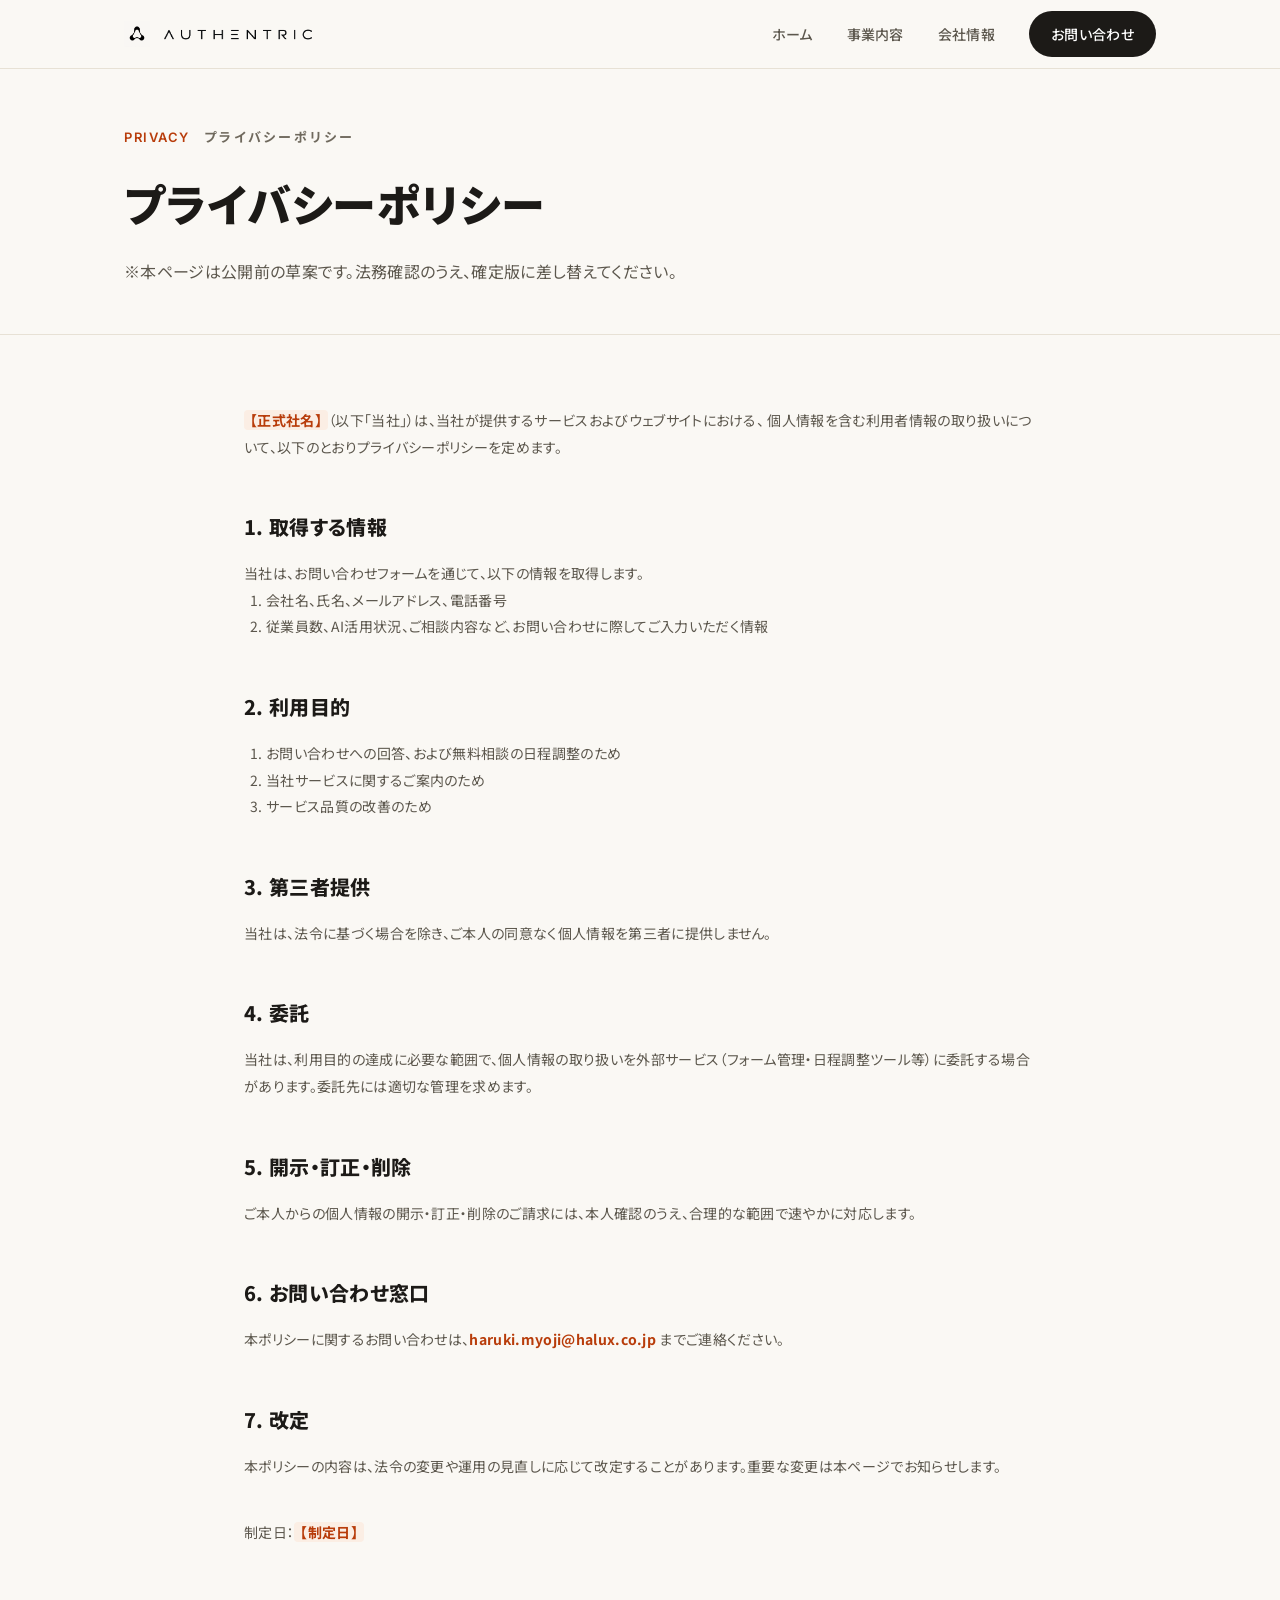
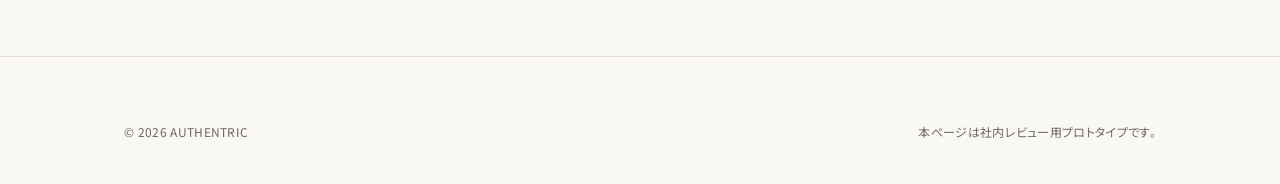
<file: privacy.html>
<!doctype html>
<html lang="ja">
<head>
  <meta charset="utf-8">
  <meta name="viewport" content="width=device-width, initial-scale=1">
  <title>プライバシーポリシー | AUTHENTRIC</title>
  <meta name="description" content="AUTHENTRICのプライバシーポリシー（草案）。">
  <meta name="robots" content="noindex">
  <link rel="icon" type="image/png" sizes="32x32" href="assets/favicon-32.png">
  <link rel="icon" type="image/png" sizes="192x192" href="assets/favicon-192.png">
  <link rel="apple-touch-icon" href="assets/apple-touch-icon.png">
  <link rel="preconnect" href="https://fonts.googleapis.com">
  <link rel="preconnect" href="https://fonts.gstatic.com" crossorigin>
  <link href="https://fonts.googleapis.com/css2?family=Noto+Sans+JP:wght@400;500;700;800;900&family=Inter:wght@500;600&display=swap" rel="stylesheet">
  <link rel="stylesheet" href="styles.css">
</head>
<body>

<a class="skip-link" href="#main">本文へスキップ</a>

<header class="site-header">
  <div class="wrap">
    <a class="brand" href="index.html" aria-label="AUTHENTRIC ホーム">
      <img class="symbol" src="assets/authentric-symbol-96.png" width="96" height="96" alt="">
      <img class="wordmark" src="assets/brand-wordmark-black.png" alt="AUTHENTRIC">
    </a>
    <button class="nav-toggle" data-nav-toggle aria-label="メニュー" aria-expanded="false">≡</button>
    <nav class="global-nav" data-nav aria-label="グローバルナビゲーション">
      <a href="index.html">ホーム</a>
      <a href="services.html">事業内容</a>
      <a href="company.html">会社情報</a>
      <a href="contact.html" class="nav-cta">お問い合わせ</a>
    </nav>
  </div>
</header>

<main id="main">
  <div class="page-head">
    <div class="wrap">
      <div class="kicker"><span class="no">PRIVACY</span><span class="label">プライバシーポリシー</span></div>
      <h1>プライバシーポリシー</h1>
      <p class="lead">※本ページは公開前の草案です。法務確認のうえ、確定版に差し替えてください。</p>
    </div>
  </div>

  <section class="legal">
    <div class="wrap-narrow">
      <p>
        <span class="placeholder">【正式社名】</span>（以下「当社」）は、当社が提供するサービスおよびウェブサイトにおける、
        個人情報を含む利用者情報の取り扱いについて、以下のとおりプライバシーポリシーを定めます。
      </p>

      <h2>1. 取得する情報</h2>
      <p>当社は、お問い合わせフォームを通じて、以下の情報を取得します。</p>
      <ol>
        <li>会社名、氏名、メールアドレス、電話番号</li>
        <li>従業員数、AI活用状況、ご相談内容など、お問い合わせに際してご入力いただく情報</li>
      </ol>

      <h2>2. 利用目的</h2>
      <ol>
        <li>お問い合わせへの回答、および無料相談の日程調整のため</li>
        <li>当社サービスに関するご案内のため</li>
        <li>サービス品質の改善のため</li>
      </ol>

      <h2>3. 第三者提供</h2>
      <p>当社は、法令に基づく場合を除き、ご本人の同意なく個人情報を第三者に提供しません。</p>

      <h2>4. 委託</h2>
      <p>当社は、利用目的の達成に必要な範囲で、個人情報の取り扱いを外部サービス（フォーム管理・日程調整ツール等）に委託する場合があります。委託先には適切な管理を求めます。</p>

      <h2>5. 開示・訂正・削除</h2>
      <p>ご本人からの個人情報の開示・訂正・削除のご請求には、本人確認のうえ、合理的な範囲で速やかに対応します。</p>

      <h2>6. お問い合わせ窓口</h2>
      <p>本ポリシーに関するお問い合わせは、<a href="mailto:haruki.myoji@halux.co.jp" style="color:var(--accent-deep); font-weight:700;">haruki.myoji@halux.co.jp</a> までご連絡ください。</p>

      <h2>7. 改定</h2>
      <p>本ポリシーの内容は、法令の変更や運用の見直しに応じて改定することがあります。重要な変更は本ページでお知らせします。</p>

      <p style="margin-top:40px;">制定日：<span class="placeholder">【制定日】</span></p>
    </div>
  </section>
</main>

<footer class="site-footer">
  <div class="wrap">
    <div class="footer-bottom" style="border-top:none; padding-top:0;">
      <span>© 2026 AUTHENTRIC</span>
      <span>本ページは社内レビュー用プロトタイプです。</span>
    </div>
  </div>
</footer>

<div class="toast" data-toast role="status" aria-live="polite"></div>
<script src="script.js"></script>
</body>
</html>
</file>
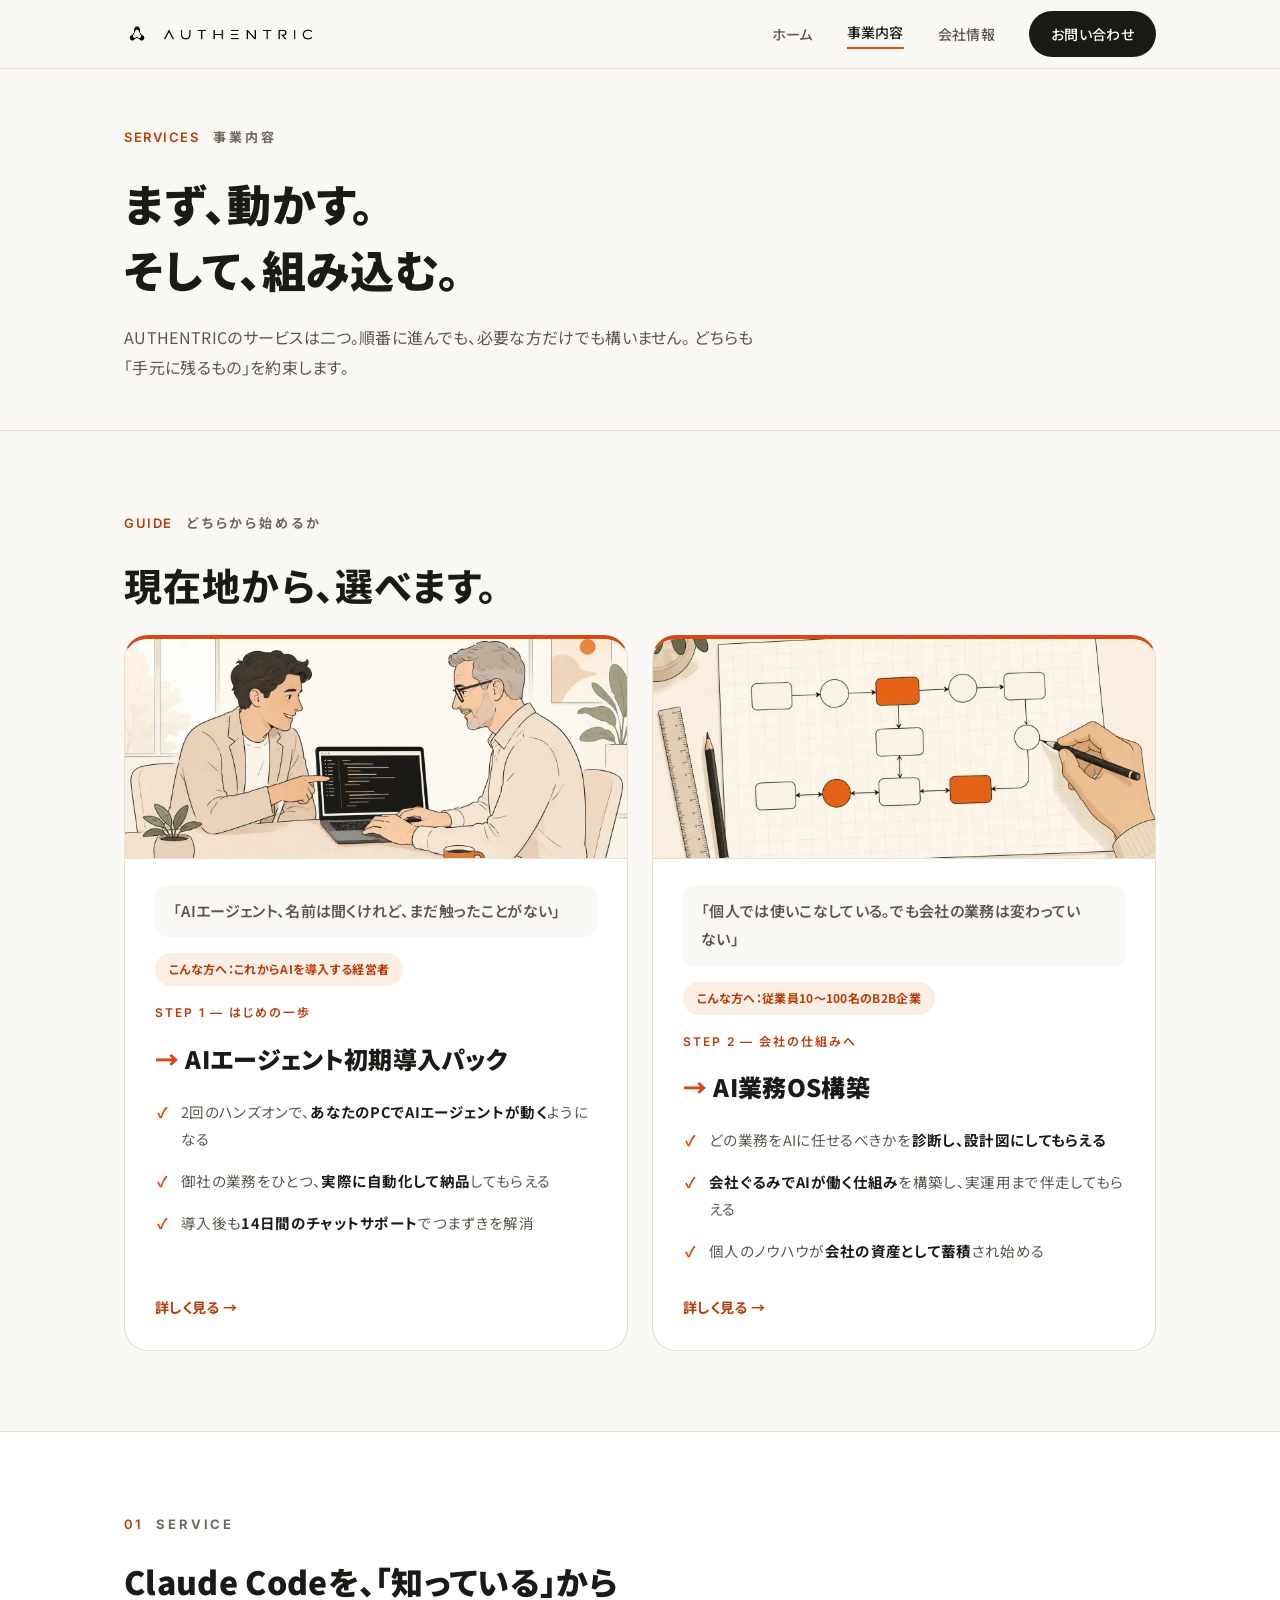
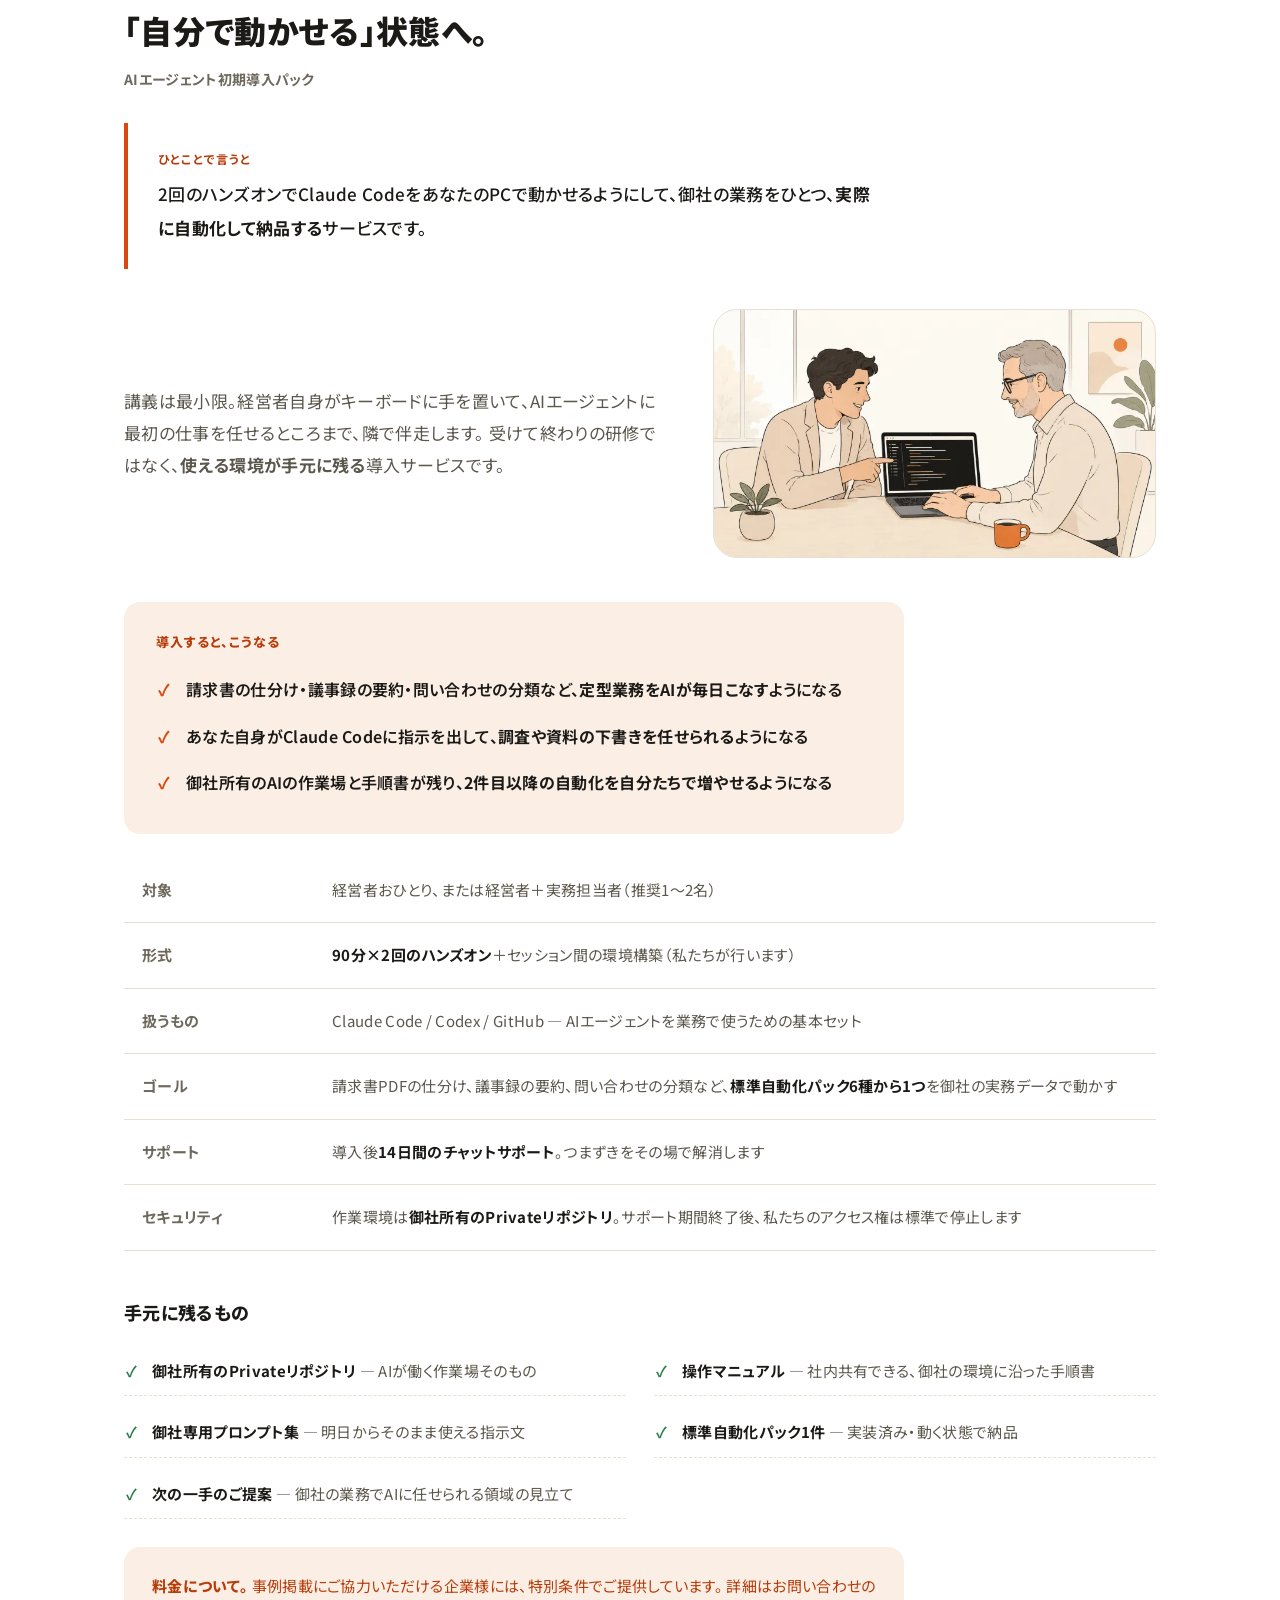
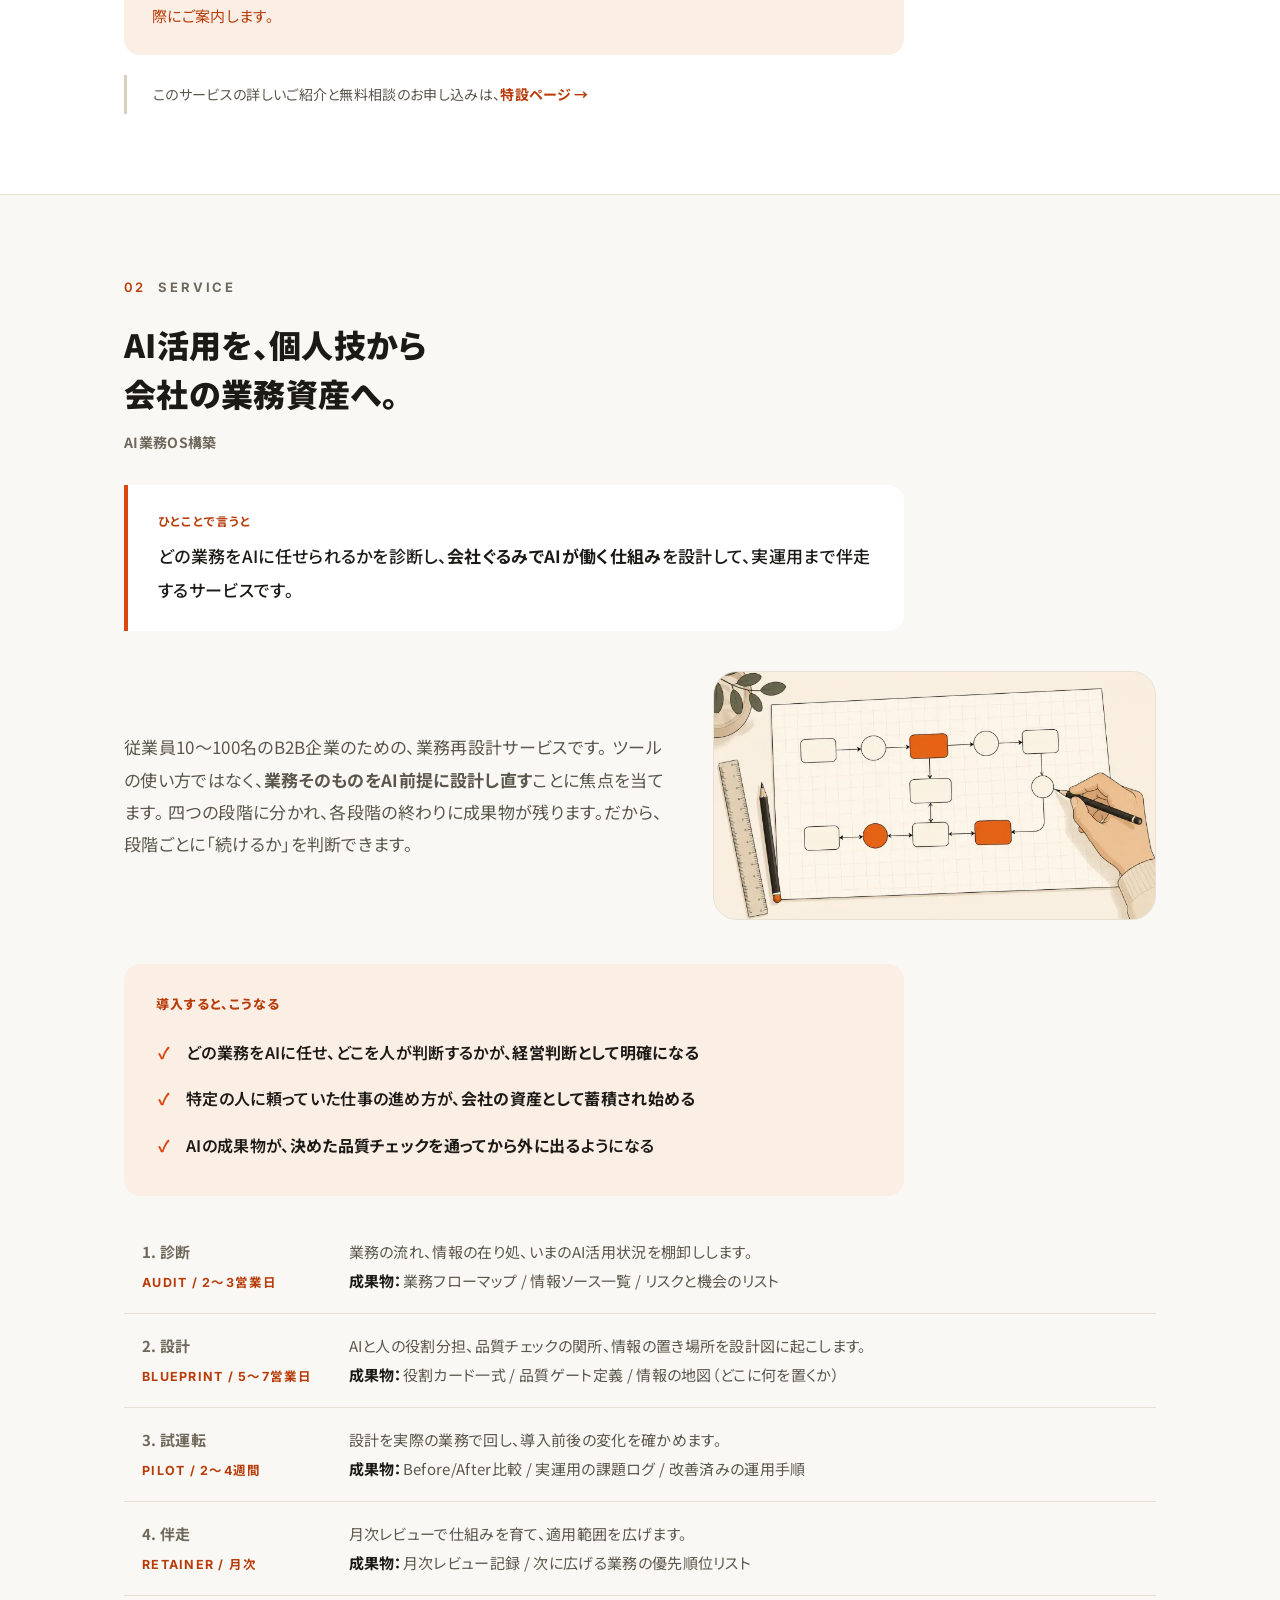
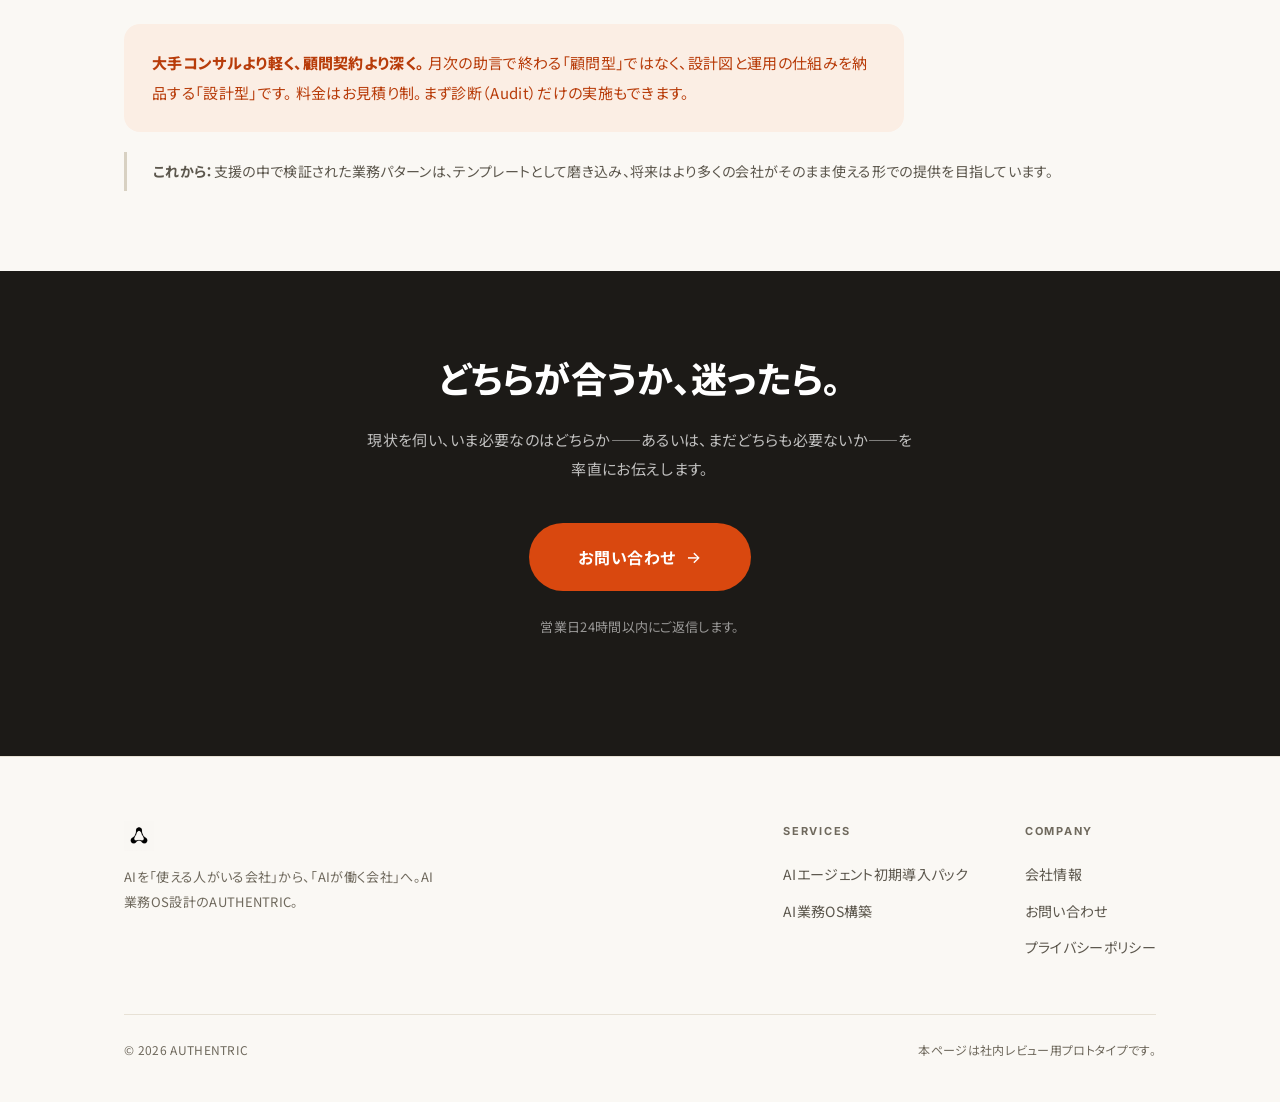
<file: services.html>
<!doctype html>
<html lang="ja">
<head>
  <meta charset="utf-8">
  <meta name="viewport" content="width=device-width, initial-scale=1">
  <title>事業内容 | AUTHENTRIC — AIエージェント初期導入パック / AI業務OS構築</title>
  <meta name="description" content="AUTHENTRICの二つのサービス。90分×2回でAIエージェントを動かせる状態にする初期導入パックと、業務そのものをAI前提に設計し直すAI業務OS構築。">
  <!-- 公開前のためnoindex。本公開時に削除する（README公開チェックリスト参照） -->
  <meta name="robots" content="noindex">
  <link rel="canonical" href="https://aubr3964.github.io/authentric-site-preview/services.html">
  <meta property="og:site_name" content="AUTHENTRIC">
  <meta property="og:title" content="事業内容 | AUTHENTRIC">
  <meta property="og:description" content="90分×2回でAIエージェントを動かせる状態にする初期導入パックと、業務そのものをAI前提に設計し直すAI業務OS構築。">
  <meta property="og:type" content="website">
  <meta property="og:url" content="https://aubr3964.github.io/authentric-site-preview/services.html">
  <meta property="og:image" content="https://aubr3964.github.io/authentric-site-preview/assets/og-image.jpg">
  <meta property="og:image:width" content="1200">
  <meta property="og:image:height" content="630">
  <meta property="og:locale" content="ja_JP">
  <meta name="twitter:card" content="summary_large_image">
  <link rel="icon" type="image/png" sizes="32x32" href="assets/favicon-32.png">
  <link rel="icon" type="image/png" sizes="192x192" href="assets/favicon-192.png">
  <link rel="apple-touch-icon" href="assets/apple-touch-icon.png">
  <link rel="preconnect" href="https://fonts.googleapis.com">
  <link rel="preconnect" href="https://fonts.gstatic.com" crossorigin>
  <link href="https://fonts.googleapis.com/css2?family=Noto+Sans+JP:wght@400;500;700;800;900&family=Shippori+Mincho:wght@600&family=Inter:wght@500;600&display=swap" rel="stylesheet">
  <link rel="stylesheet" href="styles.css">
</head>
<body>

<a class="skip-link" href="#main">本文へスキップ</a>

<header class="site-header">
  <div class="wrap">
    <a class="brand" href="index.html" aria-label="AUTHENTRIC ホーム">
      <img class="symbol" src="assets/authentric-symbol-96.png" width="96" height="96" alt="">
      <img class="wordmark" src="assets/brand-wordmark-black.png" alt="AUTHENTRIC">
    </a>
    <button class="nav-toggle" data-nav-toggle aria-label="メニュー" aria-expanded="false">≡</button>
    <nav class="global-nav" data-nav aria-label="グローバルナビゲーション">
      <a href="index.html">ホーム</a>
      <a href="services.html" aria-current="page">事業内容</a>
      <a href="company.html">会社情報</a>
      <a href="contact.html" class="nav-cta" data-cta="nav_contact">お問い合わせ</a>
    </nav>
  </div>
</header>

<main id="main">

  <div class="page-head">
    <div class="wrap">
      <div class="kicker"><span class="no">SERVICES</span><span class="label">事業内容</span></div>
      <h1>まず、動かす。<br>そして、組み込む。</h1>
      <p class="lead">
        AUTHENTRICのサービスは二つ。順番に進んでも、必要な方だけでも構いません。
        どちらも「手元に残るもの」を約束します。
      </p>
    </div>
  </div>

  <!-- ============ guide ============ -->
  <section class="block">
    <div class="wrap">
      <div class="kicker reveal"><span class="no">GUIDE</span><span class="label">どちらから始めるか</span></div>
      <h2 class="headline reveal">現在地から、選べます。</h2>
      <div class="guide-grid">
        <article class="guide-card reveal">
          <figure class="guide-thumb">
            <picture>
              <source type="image/webp" srcset="assets/img-02-onboarding-750.webp 750w, assets/img-02-onboarding.webp 1672w" sizes="(max-width: 900px) 100vw, 500px">
              <img src="assets/img-02-onboarding.png" width="1672" height="941" alt="経営者が伴走者と一緒にPCでClaude Codeを動かしている様子" loading="lazy" decoding="async" onerror="this.closest('figure').remove()">
            </picture>
          </figure>
          <div class="guide-body">
            <p class="g-q">「AIエージェント、名前は聞くけれど、まだ触ったことがない」</p>
            <span class="g-aud">こんな方へ：これからAIを導入する経営者</span>
            <span class="svc-step">STEP 1 — はじめの一歩</span>
            <p class="g-a"><span class="arrow">→</span>AIエージェント初期導入パック</p>
            <ul class="check-list">
              <li>2回のハンズオンで、<strong>あなたのPCでAIエージェントが動く</strong>ようになる</li>
              <li>御社の業務をひとつ、<strong>実際に自動化して納品</strong>してもらえる</li>
              <li>導入後も<strong>14日間のチャットサポート</strong>でつまずきを解消</li>
            </ul>
            <a class="svc-link" href="#onboarding">詳しく見る →</a>
          </div>
        </article>
        <article class="guide-card reveal">
          <figure class="guide-thumb">
            <picture>
              <source type="image/webp" srcset="assets/img-03-blueprint-750.webp 750w, assets/img-03-blueprint.webp 1672w" sizes="(max-width: 900px) 100vw, 500px">
              <img src="assets/img-03-blueprint.png" width="1672" height="941" alt="業務フローの設計図の上で、AIに任せる部分と人が判断する部分が色分けされているイメージ" loading="lazy" decoding="async" onerror="this.closest('figure').remove()">
            </picture>
          </figure>
          <div class="guide-body">
            <p class="g-q">「個人では使いこなしている。でも会社の業務は変わっていない」</p>
            <span class="g-aud">こんな方へ：従業員10〜100名のB2B企業</span>
            <span class="svc-step">STEP 2 — 会社の仕組みへ</span>
            <p class="g-a"><span class="arrow">→</span>AI業務OS構築</p>
            <ul class="check-list">
              <li>どの業務をAIに任せるべきかを<strong>診断し、設計図にしてもらえる</strong></li>
              <li><strong>会社ぐるみでAIが働く仕組み</strong>を構築し、実運用まで伴走してもらえる</li>
              <li>個人のノウハウが<strong>会社の資産として蓄積</strong>され始める</li>
            </ul>
            <a class="svc-link" href="#business-os">詳しく見る →</a>
          </div>
        </article>
      </div>
    </div>
  </section>

  <!-- ============ P2: onboarding ============ -->
  <section class="block tinted svc-detail" id="onboarding">
    <div class="wrap">
      <div class="kicker reveal"><span class="no">01</span><span class="label">Service</span></div>
      <h2 class="svc-title reveal">Claude Codeを、「知っている」から<br>「自分で動かせる」状態へ。</h2>
      <p class="svc-sub reveal">AIエージェント初期導入パック</p>
      <div class="hitokoto reveal">
        <span class="h-label">ひとことで言うと</span>
        2回のハンズオンでClaude CodeをあなたのPCで動かせるようにして、御社の業務をひとつ、<strong>実際に自動化して納品する</strong>サービスです。
      </div>
      <div class="svc-detail-grid">
        <p class="section-lead reveal" style="margin-bottom:0;">
          講義は最小限。経営者自身がキーボードに手を置いて、AIエージェントに最初の仕事を任せるところまで、隣で伴走します。
          受けて終わりの研修ではなく、<strong>使える環境が手元に残る</strong>導入サービスです。
        </p>
        <figure class="img-slot ratio-169 reveal"
                data-label="IMG-02（トップと共通）: assets/img-02-onboarding.png">
          <picture>
            <source type="image/webp" srcset="assets/img-02-onboarding-750.webp 750w, assets/img-02-onboarding.webp 1672w" sizes="(max-width: 900px) 100vw, 460px">
            <img src="assets/img-02-onboarding.png" width="1672" height="941" alt="経営者が伴走者と一緒にPCでClaude Codeを動かしている様子" loading="lazy" decoding="async" onerror="this.closest('picture').remove()">
          </picture>
        </figure>
      </div>

      <div class="after-box reveal">
        <span class="a-title">導入すると、こうなる</span>
        <ul>
          <li>請求書の仕分け・議事録の要約・問い合わせの分類など、<strong>定型業務をAIが毎日こなす</strong>ようになる</li>
          <li>あなた自身がClaude Codeに指示を出して、<strong>調査や資料の下書きを任せられる</strong>ようになる</li>
          <li>御社所有のAIの作業場と手順書が残り、<strong>2件目以降の自動化を自分たちで増やせる</strong>ようになる</li>
        </ul>
      </div>

      <table class="spec-table reveal">
        <tbody>
          <tr>
            <th>対象</th>
            <td>経営者おひとり、または経営者＋実務担当者（推奨1〜2名）</td>
          </tr>
          <tr>
            <th>形式</th>
            <td><strong>90分×2回のハンズオン</strong>＋セッション間の環境構築（私たちが行います）</td>
          </tr>
          <tr>
            <th>扱うもの</th>
            <td>Claude Code / Codex / GitHub — AIエージェントを業務で使うための基本セット</td>
          </tr>
          <tr>
            <th>ゴール</th>
            <td>請求書PDFの仕分け、議事録の要約、問い合わせの分類など、<strong>標準自動化パック6種から1つ</strong>を御社の実務データで動かす</td>
          </tr>
          <tr>
            <th>サポート</th>
            <td>導入後<strong>14日間のチャットサポート</strong>。つまずきをその場で解消します</td>
          </tr>
          <tr>
            <th>セキュリティ</th>
            <td>作業環境は<strong>御社所有のPrivateリポジトリ</strong>。サポート期間終了後、私たちのアクセス権は標準で停止します</td>
          </tr>
        </tbody>
      </table>

      <h3 style="font-size:18px; font-weight:800; margin:44px 0 18px;" class="reveal">手元に残るもの</h3>
      <ul class="deliverable-list reveal">
        <li><strong>御社所有のPrivateリポジトリ</strong> — AIが働く作業場そのもの</li>
        <li><strong>操作マニュアル</strong> — 社内共有できる、御社の環境に沿った手順書</li>
        <li><strong>御社専用プロンプト集</strong> — 明日からそのまま使える指示文</li>
        <li><strong>標準自動化パック1件</strong> — 実装済み・動く状態で納品</li>
        <li><strong>次の一手のご提案</strong> — 御社の業務でAIに任せられる領域の見立て</li>
      </ul>

      <div class="note-box reveal">
        <strong>料金について。</strong>
        事例掲載にご協力いただける企業様には、特別条件でご提供しています。
        詳細はお問い合わせの際にご案内します。
      </div>

      <p class="future-line reveal">
        このサービスの詳しいご紹介と無料相談のお申し込みは、<a href="lp/" class="svc-link" data-cta="services_to_lp">特設ページ →</a>
      </p>
    </div>
  </section>

  <!-- ============ P1: business OS ============ -->
  <section class="block svc-detail" id="business-os">
    <div class="wrap">
      <div class="kicker reveal"><span class="no">02</span><span class="label">Service</span></div>
      <h2 class="svc-title reveal">AI活用を、個人技から<br>会社の業務資産へ。</h2>
      <p class="svc-sub reveal">AI業務OS構築</p>
      <div class="hitokoto reveal">
        <span class="h-label">ひとことで言うと</span>
        どの業務をAIに任せられるかを診断し、<strong>会社ぐるみでAIが働く仕組み</strong>を設計して、実運用まで伴走するサービスです。
      </div>
      <div class="svc-detail-grid">
        <p class="section-lead reveal" style="margin-bottom:0;">
          従業員10〜100名のB2B企業のための、業務再設計サービスです。
          ツールの使い方ではなく、<strong>業務そのものをAI前提に設計し直す</strong>ことに焦点を当てます。
          四つの段階に分かれ、各段階の終わりに成果物が残ります。だから、段階ごとに「続けるか」を判断できます。
        </p>
        <figure class="img-slot ratio-169 reveal"
                data-label="IMG-03（トップと共通）: assets/img-03-blueprint.png">
          <picture>
            <source type="image/webp" srcset="assets/img-03-blueprint-750.webp 750w, assets/img-03-blueprint.webp 1672w" sizes="(max-width: 900px) 100vw, 460px">
            <img src="assets/img-03-blueprint.png" width="1672" height="941" alt="業務フローの設計図の上で、AIに任せる部分と人が判断する部分が色分けされているイメージ" loading="lazy" decoding="async" onerror="this.closest('picture').remove()">
          </picture>
        </figure>
      </div>

      <div class="after-box reveal">
        <span class="a-title">導入すると、こうなる</span>
        <ul>
          <li>どの業務をAIに任せ、どこを人が判断するかが、<strong>経営判断として明確になる</strong></li>
          <li>特定の人に頼っていた仕事の進め方が、<strong>会社の資産として蓄積され始める</strong></li>
          <li>AIの成果物が、<strong>決めた品質チェックを通ってから外に出る</strong>ようになる</li>
        </ul>
      </div>

      <table class="spec-table reveal">
        <tbody>
          <tr>
            <th>1. 診断<br><small style="font-family:var(--font-eng); color:var(--accent-deep); letter-spacing:0.1em;">AUDIT / 2〜3営業日</small></th>
            <td>業務の流れ、情報の在り処、いまのAI活用状況を棚卸しします。<br>
            <strong>成果物：</strong>業務フローマップ / 情報ソース一覧 / リスクと機会のリスト</td>
          </tr>
          <tr>
            <th>2. 設計<br><small style="font-family:var(--font-eng); color:var(--accent-deep); letter-spacing:0.1em;">BLUEPRINT / 5〜7営業日</small></th>
            <td>AIと人の役割分担、品質チェックの関所、情報の置き場所を設計図に起こします。<br>
            <strong>成果物：</strong>役割カード一式 / 品質ゲート定義 / 情報の地図（どこに何を置くか）</td>
          </tr>
          <tr>
            <th>3. 試運転<br><small style="font-family:var(--font-eng); color:var(--accent-deep); letter-spacing:0.1em;">PILOT / 2〜4週間</small></th>
            <td>設計を実際の業務で回し、導入前後の変化を確かめます。<br>
            <strong>成果物：</strong>Before/After比較 / 実運用の課題ログ / 改善済みの運用手順</td>
          </tr>
          <tr>
            <th>4. 伴走<br><small style="font-family:var(--font-eng); color:var(--accent-deep); letter-spacing:0.1em;">RETAINER / 月次</small></th>
            <td>月次レビューで仕組みを育て、適用範囲を広げます。<br>
            <strong>成果物：</strong>月次レビュー記録 / 次に広げる業務の優先順位リスト</td>
          </tr>
        </tbody>
      </table>

      <div class="note-box reveal">
        <strong>大手コンサルより軽く、顧問契約より深く。</strong>
        月次の助言で終わる「顧問型」ではなく、設計図と運用の仕組みを納品する「設計型」です。
        料金はお見積り制。まず診断（Audit）だけの実施もできます。
      </div>

      <p class="future-line reveal">
        <strong>これから：</strong>支援の中で検証された業務パターンは、テンプレートとして磨き込み、将来はより多くの会社がそのまま使える形での提供を目指しています。
      </p>
    </div>
  </section>

  <!-- ============ CTA ============ -->
  <section class="cta-band">
    <div class="wrap inner">
      <h2>どちらが合うか、迷ったら。</h2>
      <p>
        現状を伺い、いま必要なのはどちらか——あるいは、まだどちらも必要ないか——を率直にお伝えします。
      </p>
      <a class="btn btn-primary" href="contact.html">お問い合わせ <span class="arrow">→</span></a>
      <p class="sla">営業日24時間以内にご返信します。</p>
    </div>
  </section>

</main>

<footer class="site-footer">
  <div class="wrap">
    <div class="footer-top">
      <div class="footer-brand">
        <img class="symbol" src="assets/authentric-symbol-96.png" width="96" height="96" alt="AUTHENTRIC">
        <p>AIを「使える人がいる会社」から、「AIが働く会社」へ。AI業務OS設計のAUTHENTRIC。</p>
      </div>
      <nav class="footer-nav" aria-label="フッターナビゲーション">
        <div class="col">
          <h4>Services</h4>
          <a href="services.html#onboarding">AIエージェント初期導入パック</a>
          <a href="services.html#business-os">AI業務OS構築</a>
        </div>
        <div class="col">
          <h4>Company</h4>
          <a href="company.html">会社情報</a>
          <a href="contact.html">お問い合わせ</a>
          <a href="privacy.html">プライバシーポリシー</a>
        </div>
      </nav>
    </div>
    <div class="footer-bottom">
      <span>© 2026 AUTHENTRIC</span>
      <span>本ページは社内レビュー用プロトタイプです。</span>
    </div>
  </div>
</footer>

<div class="toast" data-toast role="status" aria-live="polite"></div>
<script src="script.js"></script>
</body>
</html>
</file>
<file: styles.css>
/* ============================================================
   AUTHENTRIC corporate site prototype
   design tokens: 紙白 / 墨 / バーントオレンジ1色
   ============================================================ */

:root {
  --paper: #faf8f4;
  --surface: #ffffff;
  --ink: #1c1a17;
  --ink-sub: #5c574d;
  --ink-faint: #6f695d; /* 小サイズ文字で WCAG AA (4.5:1) を満たす下限付近に設定 */
  --line: #e7e1d5;
  --line-strong: #d8d1c2;
  --accent: #d9480f;
  --accent-deep: #b83c0a;
  --accent-soft: #fbeee4;
  --ok: #2f7d4f;
  --radius-l: 24px;
  --radius-m: 16px;
  --radius-s: 10px;
  --font-body: "Noto Sans JP", "Hiragino Kaku Gothic ProN", sans-serif;
  --font-serif: "Shippori Mincho", "Hiragino Mincho ProN", serif;
  --font-eng: "Inter", "Noto Sans JP", sans-serif;
  --font-mono: ui-monospace, "SF Mono", Menlo, monospace;
}

* { margin: 0; padding: 0; box-sizing: border-box; }

html { scroll-behavior: smooth; }

[id] { scroll-margin-top: 84px; }

body {
  font-family: var(--font-body);
  background: var(--paper);
  color: var(--ink);
  font-size: 16px;
  line-height: 1.9;
  letter-spacing: 0.02em;
  font-feature-settings: "palt";
  -webkit-font-smoothing: antialiased;
}

img { max-width: 100%; display: block; }
a { color: inherit; text-decoration: none; }
ul { list-style: none; }

p, li, dd { text-wrap: pretty; }
h1, h2, h3 { text-wrap: balance; }

.wrap { max-width: 1080px; margin: 0 auto; padding: 0 24px; }
.wrap-narrow { max-width: 840px; margin: 0 auto; padding: 0 24px; }

::selection { background: var(--accent-soft); color: var(--accent-deep); }

.sr-only {
  position: absolute; width: 1px; height: 1px;
  margin: -1px; padding: 0; overflow: hidden;
  clip: rect(0 0 0 0); border: 0;
}

a:focus-visible, button:focus-visible,
input:focus-visible, select:focus-visible, textarea:focus-visible {
  outline: 2px solid var(--accent-deep);
  outline-offset: 3px;
  border-radius: 4px;
}

.skip-link {
  position: absolute; left: 16px; top: -48px; z-index: 300;
  background: var(--ink); color: #fff;
  font-size: 13px; font-weight: 700;
  padding: 10px 18px; border-radius: 0 0 10px 10px;
  transition: top 0.15s;
}
.skip-link:focus-visible { top: 0; }

/* ---------- header ---------- */

.site-header {
  position: sticky; top: 0; z-index: 100;
  background: rgba(250, 248, 244, 0.9);
  backdrop-filter: blur(12px);
  border-bottom: 1px solid var(--line);
}

.site-header .wrap {
  display: flex; align-items: center; justify-content: space-between;
  height: 68px;
}

.brand { display: flex; align-items: center; gap: 12px; }
.brand img.symbol { height: 26px; width: auto; }
.brand img.wordmark { height: 13px; width: auto; }
.brand img, .footer-brand img.symbol { mix-blend-mode: multiply; }

.global-nav { display: flex; align-items: center; gap: 34px; }
.global-nav a {
  font-size: 14px; font-weight: 500; color: var(--ink-sub);
  transition: color 0.2s;
}
.global-nav a:hover, .global-nav a[aria-current="page"] { color: var(--ink); }
.global-nav a[aria-current="page"] { border-bottom: 2px solid var(--accent); padding-bottom: 2px; }

.nav-cta {
  display: inline-block;
  background: var(--ink); color: #fff !important;
  font-size: 13px; font-weight: 700;
  padding: 10px 22px; border-radius: 999px;
  transition: background 0.2s;
}
.nav-cta:hover { background: var(--accent-deep); }

.nav-toggle { display: none; }

/* ---------- buttons ---------- */

.btn {
  display: inline-flex; align-items: center; gap: 10px;
  font-family: var(--font-body);
  font-size: 15px; font-weight: 700; letter-spacing: 0.04em;
  padding: 16px 36px; border-radius: 999px;
  border: 1px solid transparent; cursor: pointer;
  transition: transform 0.15s, background 0.2s, border-color 0.2s;
}
.btn:active { transform: scale(0.98); }
.btn-primary { background: var(--accent); color: #fff; }
.btn-primary:hover { background: var(--accent-deep); }
.btn-ghost { background: transparent; color: var(--ink); border-color: var(--line-strong); }
.btn-ghost:hover { border-color: var(--ink); }
.btn .arrow { font-family: var(--font-eng); font-weight: 500; }

/* ---------- section scaffolding ---------- */

section.block { padding: 80px 0; }
section.block + section.block { border-top: 1px solid var(--line); }
section.block.tinted { background: var(--surface); }

.kicker {
  display: flex; align-items: baseline; gap: 14px;
  margin-bottom: 20px;
}
.kicker .no {
  font-family: var(--font-eng); font-size: 13px; font-weight: 600;
  color: var(--accent-deep); letter-spacing: 0.12em;
}
.kicker .label {
  font-size: 13px; font-weight: 700; color: var(--ink-faint);
  letter-spacing: 0.22em; text-transform: uppercase;
  font-family: var(--font-eng);
}

h2.headline {
  font-size: clamp(26px, 4vw, 38px);
  font-weight: 800; line-height: 1.5; letter-spacing: 0.03em;
  margin-bottom: 22px;
}

.headline .em { color: var(--accent); }

.section-lead {
  font-size: 17px; color: var(--ink-sub);
  max-width: 680px; margin-bottom: 40px;
}

/* ---------- hero ---------- */

/* 濃色ヒーロー: ファーストビューでインパクトを出す */
.hero {
  padding: 64px 0 72px; overflow: hidden;
  background:
    radial-gradient(1100px 560px at 84% -5%, rgba(217, 72, 15, 0.26), transparent 62%),
    var(--ink);
  color: #fff;
}

.hero-grid {
  display: grid; grid-template-columns: 1.05fr 0.95fr;
  gap: 48px; align-items: center;
  margin-top: 36px;
}

.hero-kicker {
  display: inline-flex; align-items: center; gap: 10px;
  font-size: 13px; font-weight: 700; letter-spacing: 0.08em;
  color: #ffb08a;
  background: rgba(217, 72, 15, 0.18);
  border: 1px solid rgba(255, 154, 102, 0.25);
  padding: 7px 16px; border-radius: 999px;
  margin-bottom: 24px;
}

h1.hero-title {
  font-size: clamp(32px, 5.2vw, 58px);
  font-weight: 900; line-height: 1.45; letter-spacing: 0.02em;
  color: #fff;
}
.hero-title .quiet { color: rgba(255, 255, 255, 0.45); font-weight: 700; }
.hero-title .em3 {
  color: #ff9a66;
  border-bottom: 5px solid rgba(255, 154, 102, 0.35);
  padding-bottom: 2px;
}

.hero-lead {
  font-size: 16px; color: rgba(255, 255, 255, 0.78);
  margin-bottom: 28px; max-width: 500px;
}
.hero-lead strong { color: #fff; }

.hero-actions { display: flex; gap: 16px; flex-wrap: wrap; }
.hero .btn-ghost { color: #fff; border-color: rgba(255, 255, 255, 0.35); }
.hero .btn-ghost:hover { border-color: #fff; }

.hero-note {
  margin-top: 22px; font-size: 13px; color: rgba(255, 255, 255, 0.55);
}

.hero-proof { display: flex; flex-wrap: wrap; gap: 10px; margin-top: 30px; }
.hero-proof span {
  font-size: 13px; font-weight: 700; color: rgba(255, 255, 255, 0.85);
  border: 1px solid rgba(255, 255, 255, 0.22); border-radius: 999px;
  padding: 8px 16px; white-space: nowrap;
}
.hero-proof span::before { content: "✓ "; color: #ff9a66; font-weight: 800; }

/* hero mockup cluster — 実物の空気を出す手描きUI */

/* カードは下端のpadding帯だけを軽く重ねてコンパクトに（テキストは隠さない） */
.mock-cluster { position: relative; min-height: 516px; }

.mock-card {
  position: absolute;
  background: var(--surface);
  border: 1px solid var(--line);
  border-radius: var(--radius-m);
  box-shadow: 0 32px 70px -28px rgba(0, 0, 0, 0.55);
  overflow: hidden;
}

.mock-head {
  display: flex; align-items: center; justify-content: space-between;
  padding: 12px 16px; border-bottom: 1px solid var(--line);
  font-size: 12px; font-weight: 700; color: var(--ink-sub);
}
.mock-head .tag {
  font-size: 10px; font-weight: 600; letter-spacing: 0.08em;
  color: var(--accent-deep); background: var(--accent-soft);
  padding: 2px 8px; border-radius: 999px;
  font-family: var(--font-eng);
}

.mock-repo { width: 320px; top: 0; left: 0; z-index: 2; }
.mock-repo ul { padding: 10px 16px 16px; font-family: var(--font-mono); font-size: 12px; line-height: 2.2; color: var(--ink-sub); }
.mock-repo li::before { content: "▸ "; color: var(--line-strong); }
.mock-repo li.file::before { content: "· "; color: var(--line-strong); }
.mock-repo li strong { color: var(--ink); font-weight: 600; }

.mock-role { width: 300px; top: 186px; right: 0; z-index: 3; }
.mock-role .body { padding: 14px 18px 18px; font-size: 12px; }
.mock-role dl { display: grid; grid-template-columns: auto 1fr; gap: 6px 14px; }
.mock-role dt { color: var(--ink-faint); font-weight: 700; white-space: nowrap; }
.mock-role dd { color: var(--ink-sub); }
.mock-role dd.ok::before { content: "✓ "; color: var(--ok); font-weight: 700; }
.mock-role dd.ng::before { content: "✕ "; color: var(--accent); font-weight: 700; }

.mock-routine { width: 280px; top: 330px; left: 24px; z-index: 4; }
.mock-routine ul { padding: 10px 16px 16px; font-size: 12px; color: var(--ink-sub); }
.mock-routine li {
  display: flex; justify-content: space-between; align-items: center;
  padding: 8px 0; border-bottom: 1px dashed var(--line);
}
.mock-routine li:last-child { border-bottom: none; }
.mock-routine .st {
  font-size: 10px; font-weight: 700; padding: 2px 10px; border-radius: 999px;
}
.mock-routine .st.run { background: var(--accent-soft); color: var(--accent-deep); }
.mock-routine .st.done { background: #e9f3ec; color: var(--ok); }

/* ---------- image slots（生成画像の差し込み枠。assets/に同名ファイルを置くと表示される） ---------- */

.img-slot {
  position: relative;
  border-radius: var(--radius-l);
  overflow: hidden;
  background:
    repeating-linear-gradient(45deg, #f4f0e8 0 14px, #ede8dd 14px 28px);
  border: 1px dashed var(--line-strong);
  display: grid; place-items: center;
}
.img-slot::before {
  content: attr(data-label);
  position: absolute; z-index: 0;
  font-size: 12px; font-weight: 600; color: var(--ink-faint);
  background: var(--surface);
  padding: 9px 18px; border-radius: 999px;
  border: 1px solid var(--line);
  text-align: center; max-width: 80%;
}
.img-slot img {
  position: relative; z-index: 1;
  width: 100%; height: 100%; object-fit: cover; display: block;
}
.img-slot:has(img) { border-style: solid; border-color: var(--line); }
.svc-thumb.img-slot:has(img) { border-style: none; border-bottom: 1px solid var(--line); }
.ratio-43 { aspect-ratio: 4 / 3; }
.ratio-169 { aspect-ratio: 16 / 9; }
.ratio-wide { aspect-ratio: 5 / 2; }

/* ---------- statement band（課題→解決の転換。メリハリ用の濃色帯） ---------- */

.statement-band {
  background: var(--ink); color: #fff;
  padding: 84px 0; text-align: center;
}
.statement-band .s-kicker {
  display: block; font-size: 14px; font-weight: 700;
  color: rgba(255, 255, 255, 0.55); margin-bottom: 26px;
}
.statement-band h2 {
  font-size: clamp(26px, 4.4vw, 44px);
  font-weight: 900; line-height: 1.75; letter-spacing: 0.03em;
  margin-bottom: 26px;
}
.statement-band h2 .em2 {
  color: #ff9a66;
  border-bottom: 4px solid rgba(255, 154, 102, 0.35);
  padding-bottom: 2px;
}
.statement-band p {
  font-size: 15px; color: rgba(255, 255, 255, 0.7);
  max-width: 600px; margin: 0 auto;
}

/* ---------- problem cards ---------- */

.card-row { display: grid; grid-template-columns: repeat(3, 1fr); gap: 24px; }

.p-card {
  background: var(--surface);
  border: 1px solid var(--line);
  border-radius: var(--radius-l);
  padding: 36px 30px;
}
.p-card .p-no {
  font-family: var(--font-eng); font-size: 12px; font-weight: 600;
  letter-spacing: 0.14em; color: var(--ink-faint); display: block;
  margin-bottom: 18px;
}
.p-card h3 {
  font-size: 19px; font-weight: 800; line-height: 1.6; margin-bottom: 14px;
}
.p-card p { font-size: 15px; color: var(--ink-sub); }

/* ---------- OS elements ---------- */

.intro-grid {
  display: grid; grid-template-columns: 1.05fr 0.95fr;
  gap: 56px; align-items: center;
}
.intro-grid .headline { margin-bottom: 26px; }
.intro-grid .section-lead { margin-bottom: 0; }

.os-grid {
  display: grid; grid-template-columns: repeat(2, 1fr);
  gap: 20px; margin-top: 44px;
}

.os-item {
  display: flex; gap: 20px; align-items: flex-start;
  background: var(--surface);
  border: 1px solid var(--line);
  border-radius: var(--radius-m);
  padding: 28px 30px;
}
.tinted .os-item { background: var(--paper); }
.os-item .os-mark {
  flex: none; width: 46px; height: 46px; border-radius: 15px;
  background: var(--accent-soft); color: var(--accent-deep);
  display: grid; place-items: center;
}
.os-item .os-mark svg {
  width: 23px; height: 23px;
  fill: none; stroke: var(--accent-deep);
  stroke-width: 1.8; stroke-linecap: round; stroke-linejoin: round;
}
.os-item h3 { font-size: 17px; font-weight: 800; margin-bottom: 6px; }
.os-item h3 small {
  display: block; font-family: var(--font-eng); font-size: 11px;
  font-weight: 600; letter-spacing: 0.1em; color: var(--ink-faint);
  margin-top: 2px;
}
.os-item p { font-size: 15px; color: var(--ink-sub); }

/* ---------- services ---------- */

.svc-grid { display: grid; grid-template-columns: 1fr 1fr; gap: 24px; }

.svc-card {
  position: relative;
  background: var(--surface);
  border: 1px solid var(--line);
  border-radius: var(--radius-l);
  padding: 44px 38px 38px;
  display: flex; flex-direction: column;
  transition: border-color 0.2s;
}
.svc-card:hover { border-color: var(--line-strong); }

.svc-thumb {
  margin: -44px -38px 30px;
  border: none; border-bottom: 1px dashed var(--line-strong);
  border-radius: var(--radius-l) var(--radius-l) 0 0;
}

.svc-oneliner {
  display: block;
  font-size: 14.5px; font-weight: 700; line-height: 1.9;
  color: var(--accent-deep); background: var(--accent-soft);
  border-radius: 12px; padding: 12px 16px;
  margin-bottom: 22px;
}

.svc-step {
  font-family: var(--font-eng); font-size: 12px; font-weight: 600;
  letter-spacing: 0.16em; color: var(--accent-deep);
  margin-bottom: 16px;
}
.svc-card h3 { font-size: 27px; font-weight: 900; line-height: 1.5; margin-bottom: 6px; }

.after-box {
  background: var(--accent-soft);
  border-radius: var(--radius-m);
  padding: 24px 26px; margin-bottom: 24px;
}
.after-box .a-title {
  display: block; font-size: 13px; font-weight: 800;
  color: var(--accent-deep); letter-spacing: 0.08em;
  margin-bottom: 12px;
}
.after-box li {
  font-size: 15px; font-weight: 600; color: var(--ink);
  line-height: 1.9; padding: 8px 0 8px 30px; position: relative;
}
.after-box li::before {
  content: "✓"; position: absolute; left: 2px; top: 8px;
  color: var(--accent); font-weight: 800;
}
.svc-detail .after-box { max-width: 780px; padding: 28px 32px; }
.svc-detail .after-box li { font-size: 16px; }

.meta-chips { display: flex; flex-wrap: wrap; gap: 8px; margin-bottom: 28px; }
.meta-chips span {
  font-size: 13px; font-weight: 700; color: var(--ink-sub);
  border: 1px solid var(--line-strong); border-radius: 999px;
  padding: 7px 15px; white-space: nowrap;
}
.svc-card .svc-name {
  font-size: 14px; font-weight: 700; color: var(--ink-faint); margin-bottom: 20px;
}
.svc-card p.desc { font-size: 15px; color: var(--ink-sub); margin-bottom: 26px; }

.svc-points { margin-bottom: 30px; }
.svc-points li {
  font-size: 15px; color: var(--ink-sub);
  padding: 9px 0 9px 26px; position: relative;
  border-bottom: 1px dashed var(--line);
}
.svc-points li::before {
  content: ""; position: absolute; left: 4px; top: 17px;
  width: 8px; height: 8px; border-radius: 50%;
  background: var(--accent-soft); border: 2px solid var(--accent);
}
.svc-points li strong { color: var(--ink); }

.svc-link {
  margin-top: auto;
  font-size: 14px; font-weight: 700; color: var(--accent-deep);
}
.svc-link:hover { text-decoration: underline; }

.svc-bridge {
  margin-top: 26px; text-align: center;
  font-size: 14px; color: var(--ink-faint);
}

/* ---------- trust ---------- */

.trust-grid { display: grid; grid-template-columns: repeat(3, 1fr); gap: 24px; }

.trust-item { padding: 8px 4px; }
.trust-item .t-no {
  font-family: var(--font-serif); font-size: 40px; font-weight: 600;
  color: var(--accent); display: block; line-height: 1; margin-bottom: 18px;
}
.trust-item h3 { font-size: 19px; font-weight: 800; line-height: 1.7; margin-bottom: 12px; }
.trust-item p { font-size: 15px; color: var(--ink-sub); }

/* ---------- flow ---------- */

.flow-row {
  display: grid; grid-template-columns: repeat(4, 1fr); gap: 16px;
  counter-reset: flow;
}
.flow-step {
  background: var(--surface);
  border: 1px solid var(--line);
  border-radius: var(--radius-m);
  padding: 26px 22px;
  position: relative;
}
.flow-step::after {
  content: "→"; position: absolute; right: -15px; top: 50%;
  transform: translateY(-50%);
  color: var(--line-strong); font-size: 16px; z-index: 2;
  font-family: var(--font-eng);
}
.flow-step:last-child::after { content: none; }
.flow-step .f-en {
  font-family: var(--font-eng); font-size: 11px; font-weight: 600;
  letter-spacing: 0.14em; color: var(--accent-deep); text-transform: uppercase;
  display: block; margin-bottom: 8px;
}
.flow-step h3 { font-size: 19px; font-weight: 800; margin-bottom: 4px; }
.flow-step .f-time { font-size: 13px; color: var(--ink-faint); display: block; margin-bottom: 12px; }
.flow-step p { font-size: 14.5px; color: var(--ink-sub); line-height: 1.9; }

/* ---------- members ---------- */

.member-grid { display: grid; grid-template-columns: 1fr 1fr; gap: 24px; max-width: 760px; }

.member-card {
  display: flex; gap: 24px; align-items: center;
  background: var(--surface);
  border: 1px solid var(--line);
  border-radius: var(--radius-l);
  padding: 30px;
}
.member-card .avatar {
  flex: none; width: 84px; height: 84px; border-radius: 32px;
  background: var(--paper); border: 1px solid var(--line);
  display: grid; place-items: center;
  color: var(--ink-faint); font-size: 11px; text-align: center; line-height: 1.5;
}
.member-card .m-role {
  font-size: 12px; font-weight: 700; color: var(--accent-deep);
  display: block; margin-bottom: 4px;
}
.member-card h3 { font-size: 21px; font-weight: 800; margin-bottom: 8px; }
.member-card p { font-size: 14.5px; color: var(--ink-sub); line-height: 1.9; }

/* ---------- CTA band ---------- */

.cta-band { background: var(--ink); color: #fff; padding: 76px 0; }
.cta-band .inner { text-align: center; }
.cta-band h2 {
  font-size: clamp(26px, 4vw, 36px); font-weight: 800;
  line-height: 1.7; margin-bottom: 18px;
}
.cta-band p {
  font-size: 15px; color: rgba(255, 255, 255, 0.72);
  max-width: 560px; margin: 0 auto 40px;
}
.cta-band .btn-primary { font-size: 16px; padding: 18px 48px; }
.cta-band .sla {
  margin-top: 24px; font-size: 13px; color: rgba(255, 255, 255, 0.55);
}

/* ---------- footer ---------- */

.site-footer { background: var(--paper); padding: 64px 0 40px; border-top: 1px solid var(--line); }
.footer-top {
  display: flex; justify-content: space-between; align-items: flex-start;
  gap: 40px; margin-bottom: 48px; flex-wrap: wrap;
}
.footer-brand img.symbol { height: 30px; width: auto; margin-bottom: 14px; }
.footer-brand p { font-size: 13px; color: var(--ink-faint); max-width: 320px; }
.footer-nav { display: flex; gap: 56px; }
.footer-nav .col h4 {
  font-size: 11px; font-weight: 700; letter-spacing: 0.16em;
  color: var(--ink-faint); text-transform: uppercase;
  font-family: var(--font-eng); margin-bottom: 14px;
}
.footer-nav .col a {
  display: block; font-size: 14px; color: var(--ink-sub);
  padding: 5px 0;
}
.footer-nav .col a:hover { color: var(--ink); }
.footer-bottom {
  display: flex; justify-content: space-between; align-items: center;
  padding-top: 24px; border-top: 1px solid var(--line);
  font-size: 12px; color: var(--ink-faint); flex-wrap: wrap; gap: 12px;
}

/* ---------- subpage header ---------- */

.page-head { padding: 56px 0 48px; border-bottom: 1px solid var(--line); }
.page-head .kicker { margin-bottom: 20px; }
.page-head h1 {
  font-size: clamp(30px, 4.6vw, 44px); font-weight: 900;
  line-height: 1.5; letter-spacing: 0.02em; margin-bottom: 20px;
}
.page-head .lead { font-size: 16px; color: var(--ink-sub); max-width: 640px; }

/* ---------- guide (どちらから始めるか) ---------- */

.guide-grid { display: grid; grid-template-columns: 1fr 1fr; gap: 24px; }
.guide-card {
  border: 1px solid var(--line); border-top: 4px solid var(--accent);
  border-radius: var(--radius-l);
  padding: 0; background: var(--surface);
  display: flex; flex-direction: column;
  overflow: hidden;
  transition: border-color 0.2s;
}
.guide-card:hover { border-color: var(--line-strong); border-top-color: var(--accent-deep); }
.guide-thumb {
  aspect-ratio: 16 / 7; overflow: hidden;
  border-bottom: 1px solid var(--line);
}
.guide-thumb img { width: 100%; height: 100%; object-fit: cover; display: block; }
.guide-body {
  padding: 26px 30px 30px;
  display: flex; flex-direction: column; flex: 1;
}
.guide-card .g-q {
  font-size: 15px; font-weight: 600; color: var(--ink-sub);
  background: var(--paper); border-radius: 12px;
  padding: 12px 18px; margin-bottom: 16px;
}
.g-aud {
  align-self: flex-start;
  font-size: 12px; font-weight: 700; color: var(--accent-deep);
  background: var(--accent-soft); border-radius: 999px;
  padding: 5px 14px; margin-bottom: 16px;
}
.guide-card .g-a {
  font-size: 24px; font-weight: 900; line-height: 1.5;
  margin-bottom: 14px;
}
.guide-card .g-a .arrow { color: var(--accent); margin-right: 6px; }
.guide-card .svc-link { margin-top: auto; }

/* チェック付き箇条書き（guide-card / showroom 共用） */
.check-list { margin-bottom: 22px; }
.check-list li {
  font-size: 14.5px; color: var(--ink-sub); line-height: 1.9;
  padding: 7px 0 7px 26px; position: relative;
}
.check-list li::before {
  content: "✓"; position: absolute; left: 2px; top: 7px;
  color: var(--accent); font-weight: 800;
}
.check-list li strong { color: var(--ink); }

/* ---------- spec table ---------- */

.spec-table { width: 100%; border-collapse: collapse; margin: 8px 0 12px; }
.spec-table th, .spec-table td {
  text-align: left; padding: 18px;
  border-bottom: 1px solid var(--line);
  font-size: 15px; vertical-align: top;
}
.spec-table th {
  width: 190px; font-weight: 700; color: var(--ink-faint);
  white-space: nowrap;
}
.spec-table td { color: var(--ink-sub); }
.spec-table td strong { color: var(--ink); }

.deliverable-list { display: grid; grid-template-columns: 1fr 1fr; gap: 12px 28px; margin: 8px 0; }
.deliverable-list li {
  font-size: 15px; color: var(--ink-sub);
  padding: 10px 0 10px 28px; position: relative;
  border-bottom: 1px dashed var(--line);
}
.deliverable-list li::before {
  content: "✓"; position: absolute; left: 2px; color: var(--ok); font-weight: 700;
}
.deliverable-list li strong { color: var(--ink); }

.note-box {
  background: var(--accent-soft); border-radius: var(--radius-m);
  padding: 24px 28px; font-size: 15px; color: var(--accent-deep);
  margin-top: 28px; max-width: 780px; line-height: 2;
}
.note-box strong { font-weight: 800; }

.hitokoto {
  border-left: 4px solid var(--accent);
  background: var(--surface);
  border-radius: 0 var(--radius-m) var(--radius-m) 0;
  padding: 24px 30px; margin-bottom: 40px;
  font-size: 17px; font-weight: 500; line-height: 2;
  max-width: 780px;
}
.hitokoto .h-label {
  display: block; font-size: 12px; font-weight: 700;
  color: var(--accent-deep); letter-spacing: 0.1em; margin-bottom: 6px;
}

.svc-detail-grid {
  display: grid; grid-template-columns: 1.1fr 0.9fr;
  gap: 48px; align-items: center; margin-bottom: 44px;
}

.svc-detail { margin-bottom: 0; }
.svc-detail h2.svc-title {
  font-size: clamp(24px, 3.4vw, 32px); font-weight: 900; line-height: 1.55;
  margin-bottom: 10px;
}
.svc-detail .svc-sub { font-size: 14px; font-weight: 700; color: var(--ink-faint); margin-bottom: 30px; }

.future-line {
  border-left: 3px solid var(--line-strong);
  padding: 6px 0 6px 26px; margin-top: 20px;
  font-size: 14px; color: var(--ink-sub);
}

/* ---------- company ---------- */

.mission-block { text-align: center; padding: 92px 0; }
.mission-block .m-label {
  font-family: var(--font-eng); font-size: 12px; font-weight: 600;
  letter-spacing: 0.3em; color: var(--accent-deep); text-transform: uppercase;
  display: block; margin-bottom: 36px;
}
.mission-block h1, .mission-block h2 {
  font-family: var(--font-serif);
  font-size: clamp(24px, 3.8vw, 36px); font-weight: 600;
  line-height: 2.1; letter-spacing: 0.06em;
}
.mission-block .m-note { margin-top: 32px; font-size: 13px; color: var(--ink-faint); }

.logo-story { display: grid; grid-template-columns: 0.9fr 1.1fr; gap: 64px; align-items: center; }
.logo-figure {
  background: var(--surface); border: 1px solid var(--line);
  border-radius: var(--radius-l); padding: 48px 32px; text-align: center;
}
.logo-figure svg { width: 100%; max-width: 340px; height: auto; }
.logo-figure figcaption { margin-top: 18px; font-size: 12px; color: var(--ink-faint); }
.logo-story .story-text p { font-size: 15px; color: var(--ink-sub); margin-bottom: 18px; }
.logo-story .story-text p strong { color: var(--ink); }

.showroom {
  background: var(--surface); border: 1px solid var(--line);
  border-radius: var(--radius-l); padding: 52px;
}
.showroom h3 { font-size: 22px; font-weight: 900; margin-bottom: 18px; line-height: 1.6; }
.showroom p { font-size: 15px; color: var(--ink-sub); margin-bottom: 14px; }
.showroom p:last-child { margin-bottom: 0; }

/* ---------- contact form ---------- */

.contact-grid { display: grid; grid-template-columns: 0.85fr 1.15fr; gap: 64px; align-items: start; }

.contact-side { position: sticky; top: 110px; }

.step-list { counter-reset: step; list-style: none; }
.step-list li {
  counter-increment: step;
  padding: 24px 0 24px 58px; position: relative;
  border-bottom: 1px solid var(--line);
  font-size: 15px; color: var(--ink-sub);
}
.step-list li::before {
  content: counter(step, decimal-leading-zero);
  position: absolute; left: 0; top: 24px;
  width: 38px; height: 38px; border-radius: 50%;
  border: 1px solid var(--line-strong); background: var(--surface);
  display: grid; place-items: center;
  font-family: var(--font-eng); font-size: 12px; font-weight: 600;
  color: var(--accent-deep);
}
.step-list li strong { display: block; color: var(--ink); font-size: 16px; margin-bottom: 4px; }

.contact-note { margin-top: 24px; font-size: 13px; color: var(--ink-faint); }

.lead-form {
  background: var(--surface); border: 1px solid var(--line);
  border-radius: var(--radius-l); padding: 44px;
}
.field-group { margin-bottom: 24px; }
.field-group label {
  display: block; font-size: 13px; font-weight: 700; margin-bottom: 8px;
}
.field-group label .req {
  font-size: 10px; font-weight: 700; color: #fff; background: var(--accent);
  border-radius: 4px; padding: 2px 6px; margin-left: 8px; vertical-align: 2px;
}
.field-group label .opt {
  font-size: 10px; font-weight: 700; color: var(--ink-faint);
  border: 1px solid var(--line-strong);
  border-radius: 4px; padding: 1px 6px; margin-left: 8px; vertical-align: 2px;
}
.field-group input[type="text"],
.field-group input[type="email"],
.field-group input[type="tel"],
.field-group select,
.field-group textarea {
  width: 100%; font-family: var(--font-body); font-size: 15px;
  padding: 13px 16px; border: 1px solid var(--line-strong);
  border-radius: var(--radius-s); background: var(--paper); color: var(--ink);
  transition: border-color 0.2s;
}
.field-group input:focus, .field-group select:focus, .field-group textarea:focus {
  outline: none; border-color: var(--accent);
}
.field-group textarea { min-height: 110px; resize: vertical; }

.check-row { display: flex; flex-wrap: wrap; gap: 10px; }
.check-row label {
  display: inline-flex; align-items: center; gap: 8px;
  font-size: 13px; font-weight: 500; margin: 0;
  border: 1px solid var(--line-strong); border-radius: 999px;
  padding: 9px 16px; cursor: pointer; user-select: none;
  transition: border-color 0.15s, background 0.15s;
}
.check-row label:has(input:checked) {
  border-color: var(--accent); background: var(--accent-soft); color: var(--accent-deep);
}
.check-row input { accent-color: var(--accent); }

.field-error {
  font-size: 12px; font-weight: 700; color: var(--accent-deep);
  margin-top: 8px;
}
.field-error:empty { display: none; }

.consent-row label a { text-decoration: underline; }

/* honeypot: 画面外に隠す（display:noneはbotに検知されやすい） */
.hp-field {
  position: absolute !important; width: 1px; height: 1px;
  margin: -1px; overflow: hidden; clip: rect(0 0 0 0); border: 0; padding: 0;
}

.form-foot { margin-top: 32px; }
.form-foot .btn { width: 100%; justify-content: center; }
.form-note { margin-top: 16px; font-size: 12px; color: var(--ink-faint); text-align: center; }
.form-note a { text-decoration: underline; }

/* ---------- privacy / legal ---------- */

.legal { padding: 72px 0 110px; }
.legal h2 { font-size: 20px; font-weight: 800; margin: 48px 0 14px; }
.legal p, .legal li { font-size: 14px; color: var(--ink-sub); }
.legal ol { padding-left: 22px; }
.legal .placeholder { background: var(--accent-soft); color: var(--accent-deep); padding: 0 6px; border-radius: 4px; font-weight: 700; }

/* ---------- toast ---------- */

.toast {
  position: fixed; left: 50%; bottom: 32px; transform: translate(-50%, 20px);
  background: var(--ink); color: #fff;
  font-size: 14px; font-weight: 500;
  padding: 14px 28px; border-radius: 999px;
  opacity: 0; pointer-events: none;
  transition: opacity 0.3s, transform 0.3s;
  z-index: 200; max-width: 90vw;
}
.toast.show { opacity: 1; transform: translate(-50%, 0); }

/* ---------- reveal ---------- */

/* JSが動いた場合のみ隠す（script.jsが <html> に .js を付与）。JS無効・読込失敗時は常に表示 */
html.js .reveal { opacity: 0; transform: translateY(18px); transition: opacity 0.7s ease, transform 0.7s ease; }
html.js .reveal.in { opacity: 1; transform: none; }
@media (prefers-reduced-motion: reduce) {
  html.js .reveal { opacity: 1; transform: none; transition: none; }
}

/* ---------- responsive ---------- */

@media (max-width: 900px) {
  section.block { padding: 56px 0; }

  .hero { padding: 36px 0 52px; }
  .hero-grid { grid-template-columns: 1fr; gap: 48px; }
  .mock-cluster { min-height: 516px; width: 100%; max-width: 480px; margin: 0 auto; }

  .card-row, .trust-grid { grid-template-columns: 1fr; }
  .intro-grid, .os-grid, .svc-grid, .guide-grid, .member-grid, .svc-detail-grid { grid-template-columns: 1fr; }
  .intro-grid { gap: 36px; }
  .contact-side { position: static; }
  .flow-row { grid-template-columns: 1fr 1fr; }
  .flow-step::after { content: none; }
  .logo-story { grid-template-columns: 1fr; gap: 36px; }
  .contact-grid { grid-template-columns: 1fr; gap: 40px; }
  .deliverable-list { grid-template-columns: 1fr; }
  .showroom { padding: 32px 26px; }
  .lead-form { padding: 30px 22px; }

  .global-nav {
    position: fixed; inset: 68px 0 auto 0;
    background: var(--paper); border-bottom: 1px solid var(--line);
    flex-direction: column; align-items: stretch; gap: 0;
    padding: 12px 24px 24px;
    display: none;
  }
  .global-nav.open { display: flex; }
  .global-nav a { padding: 14px 4px; border-bottom: 1px solid var(--line); font-size: 15px; }
  .global-nav a[aria-current="page"] { border-bottom: 1px solid var(--line); color: var(--accent-deep); }
  .nav-cta { margin-top: 18px; text-align: center; border-bottom: none !important; }

  .nav-toggle {
    display: grid; place-items: center;
    width: 42px; height: 42px; border-radius: 12px;
    border: 1px solid var(--line-strong); background: transparent;
    cursor: pointer; font-size: 18px; color: var(--ink);
  }
}

@media (max-width: 520px) {
  .flow-row { grid-template-columns: 1fr; }
  .mock-cluster { min-height: 540px; }
  .mock-repo { width: 260px; }
  .mock-role { width: 250px; top: 190px; }
  .mock-routine { width: 240px; left: 10px; top: 338px; }
  .hero-actions .btn { width: 100%; justify-content: center; }
  .member-card { flex-direction: column; align-items: flex-start; }
}
</file>
<file: lp/styles.css>
:root {
  --panel-width: 1491;
  --panel-height: 1055;
  --accent: #ff7a00;
  --accent-strong: #ff6a00;
  --accent-soft: #ff8a1e;
  --focus: #ffd36a;
  --gold: #d8b36a;
  --gold-bright: #f3e2b0;
  --gold-deep: #b98a3e;
  --ink: #f8fafc;
  --ink-muted: rgba(230, 236, 245, 0.72);
  --navy-deepest: #01030a;
  --navy-deep: #050b18;
  --card-bg: rgba(13, 20, 35, 0.72);
  --card-border: rgba(216, 179, 106, 0.32);
  --field-bg: rgba(255, 255, 255, 0.05);
  --field-border: rgba(255, 255, 255, 0.16);
  --error: #ff9d87;
  --section-gap: clamp(44px, 6.2vw, 96px);
  --serif: "Hiragino Mincho ProN", "Yu Mincho", "Noto Serif JP", serif;
}

* {
  box-sizing: border-box;
}

html {
  scroll-behavior: smooth;
  background: #020711;
}

body {
  margin: 0;
  min-width: 320px;
  background: #020711;
  color: var(--ink);
  font-family: -apple-system, BlinkMacSystemFont, "Hiragino Sans", "Hiragino Kaku Gothic ProN", "Yu Gothic", Meiryo, sans-serif;
  line-height: 1.6;
}

.lp {
  display: flex;
  flex-direction: column;
  gap: 0;
  width: min(100%, 1491px);
  margin: 0 auto;
  background: #020711;
  box-shadow: 0 0 70px rgba(0, 0, 0, 0.38);
}

/* ---------------------------------- panels ---------------------------------- */

.panel {
  position: relative;
  width: 100%;
  aspect-ratio: var(--panel-width) / var(--panel-height);
  overflow: visible;
  background: #020711;
}

.panel picture {
  display: block;
  width: 100%;
  height: 100%;
}

.panel img {
  position: relative;
  z-index: 1;
  display: block;
  width: 100%;
  height: 100%;
  object-fit: cover;
  user-select: none;
}

.panel + .panel {
  margin-top: var(--section-gap);
}

.panel + .panel::before {
  content: "";
  position: absolute;
  left: 0;
  top: calc(var(--section-gap) * -1);
  z-index: 0;
  width: 100%;
  height: var(--section-gap);
  background: var(--gap-background, #020711);
  pointer-events: none;
}

.panel-02 {
  --gap-background: linear-gradient(
    180deg,
    #fefefe 0%,
    #f8fafc 12%,
    #e9eef5 26%,
    #b8c3cf 42%,
    #5f7284 60%,
    #172636 80%,
    #02080f 100%
  );
}

.panel-03 {
  --gap-background: linear-gradient(
    180deg,
    #f2f1e8 0%,
    #d7d8d3 18%,
    #7c8890 42%,
    #223140 68%,
    #010916 100%
  );
}

.panel-04 {
  --gap-background: linear-gradient(
    180deg,
    #000918 0%,
    #02101f 38%,
    #010b17 72%,
    #00040b 100%
  );
}

.panel-05 {
  --gap-background: linear-gradient(
    180deg,
    #121112 0%,
    #11131a 30%,
    #07101d 66%,
    #000209 100%
  );
}

/* -------------------------------- hotspots ---------------------------------- */

.hotspot {
  position: absolute;
  z-index: 3;
  display: block;
  appearance: none;
  border: 0;
  border-radius: clamp(8px, 1.1vw, 18px);
  background: transparent;
  color: transparent;
  cursor: pointer;
  text-decoration: none;
  transition: box-shadow 160ms ease, background-color 160ms ease;
}

.hotspot:hover {
  background: rgba(255, 255, 255, 0.08);
  box-shadow: 0 0 0 3px rgba(255, 211, 106, 0.45);
}

.hotspot:focus-visible,
.field:focus-visible,
.submit-button:focus-visible,
.check input:focus-visible,
.faq-item summary:focus-visible,
.sticky-cta a:focus-visible,
.footer-nav a:focus-visible {
  outline: 3px solid var(--focus);
  outline-offset: 3px;
}

.cta-hero {
  left: 3.02%;
  top: 71.94%;
  width: 25.36%;
  height: 7.77%;
}

.cta-service {
  left: 30.05%;
  top: 72.13%;
  width: 17.03%;
  height: 7.39%;
}

.cta-deliverables-primary {
  left: 5.23%;
  top: 91.18%;
  width: 37.49%;
  height: 6.92%;
}

.cta-deliverables-secondary {
  left: 73.04%;
  top: 91.18%;
  width: 21.86%;
  height: 6.92%;
}

/* ---------------------------- consultation section --------------------------- */

.consult {
  position: relative;
  margin-top: 0;
  padding: clamp(56px, 7vw, 110px) clamp(20px, 4vw, 64px) clamp(64px, 7vw, 110px);
  background:
    radial-gradient(1200px 480px at 85% 108%, rgba(216, 179, 106, 0.13), transparent 62%),
    radial-gradient(900px 420px at 8% 0%, rgba(46, 84, 140, 0.18), transparent 60%),
    linear-gradient(180deg, #000209 0%, var(--navy-deep) 34%, var(--navy-deepest) 100%);
  scroll-margin-top: 16px;
}

.consult-inner {
  width: min(100%, 1180px);
  margin: 0 auto;
}

.consult-header {
  margin-bottom: clamp(36px, 4vw, 56px);
}

.consult-eyebrow {
  margin: 0 0 14px;
  color: var(--gold);
  font-size: 12px;
  font-weight: 600;
  letter-spacing: 0.34em;
}

.consult-title {
  margin: 0 0 16px;
  font-family: var(--serif);
  font-size: clamp(30px, 4.6vw, 54px);
  font-weight: 600;
  line-height: 1.3;
  letter-spacing: 0.04em;
}

.consult-title .gold {
  background: linear-gradient(115deg, var(--gold-bright) 8%, var(--gold) 46%, var(--gold-deep) 92%);
  -webkit-background-clip: text;
  background-clip: text;
  color: transparent;
}

.consult-lead {
  margin: 0 0 20px;
  color: var(--ink-muted);
  font-size: clamp(14px, 1.6vw, 17px);
}

.consult-note-badge {
  display: flex;
  flex-wrap: wrap;
  align-items: center;
  gap: 12px;
  margin: 0;
  color: var(--ink-muted);
  font-size: 13px;
}

.badge-pill {
  display: inline-block;
  padding: 5px 14px;
  border: 1px solid rgba(216, 179, 106, 0.55);
  border-radius: 999px;
  color: var(--gold-bright);
  font-size: 12px;
  font-weight: 600;
  letter-spacing: 0.08em;
  white-space: nowrap;
}

.consult-grid {
  display: grid;
  grid-template-columns: minmax(0, 1fr) minmax(0, 1.05fr);
  grid-template-areas: "info form";
  gap: clamp(28px, 3.4vw, 56px);
  align-items: start;
}

.consult-info-col {
  grid-area: info;
  display: flex;
  flex-direction: column;
  gap: clamp(28px, 3vw, 40px);
}

.consult-form-col {
  grid-area: form;
}

/* info blocks */

.info-heading {
  position: relative;
  margin: 0 0 18px;
  padding-bottom: 10px;
  font-family: var(--serif);
  font-size: clamp(17px, 1.9vw, 21px);
  font-weight: 600;
  letter-spacing: 0.06em;
  color: var(--gold-bright);
}

.info-heading::after {
  content: "";
  position: absolute;
  left: 0;
  bottom: 0;
  width: 100%;
  height: 1px;
  background: linear-gradient(90deg, rgba(216, 179, 106, 0.75), rgba(216, 179, 106, 0.06));
}

.topic-list {
  display: flex;
  flex-direction: column;
  gap: 16px;
  margin: 0;
  padding: 0;
  list-style: none;
}

.topic-list li {
  padding-left: 18px;
  border-left: 2px solid rgba(216, 179, 106, 0.55);
}

.topic-title {
  display: block;
  font-size: 15px;
  font-weight: 600;
}

.topic-desc {
  display: block;
  margin-top: 2px;
  color: var(--ink-muted);
  font-size: 13px;
}

.flow-steps {
  display: flex;
  flex-direction: column;
  gap: 14px;
  margin: 0;
  padding: 0;
  list-style: none;
  counter-reset: flow;
}

.flow-steps li {
  display: grid;
  grid-template-columns: 34px 1fr;
  grid-template-areas: "num name" "num desc";
  column-gap: 12px;
  align-items: start;
}

.flow-num {
  grid-area: num;
  display: flex;
  align-items: center;
  justify-content: center;
  width: 30px;
  height: 30px;
  margin-top: 1px;
  border: 1px solid rgba(216, 179, 106, 0.65);
  border-radius: 50%;
  color: var(--gold-bright);
  font-family: var(--serif);
  font-size: 15px;
}

.flow-name {
  grid-area: name;
  font-size: 15px;
  font-weight: 600;
}

.flow-desc {
  grid-area: desc;
  color: var(--ink-muted);
  font-size: 13px;
}

/* FAQ */

.faq-list {
  display: flex;
  flex-direction: column;
  gap: 8px;
}

.faq-item {
  border: 1px solid rgba(255, 255, 255, 0.1);
  border-radius: 10px;
  background: rgba(255, 255, 255, 0.03);
  transition: border-color 160ms ease;
}

.faq-item[open] {
  border-color: rgba(216, 179, 106, 0.45);
}

.faq-item summary {
  position: relative;
  padding: 13px 40px 13px 16px;
  font-size: 14px;
  font-weight: 600;
  cursor: pointer;
  list-style: none;
}

.faq-item summary::-webkit-details-marker {
  display: none;
}

.faq-item summary::after {
  content: "";
  position: absolute;
  right: 16px;
  top: 50%;
  width: 8px;
  height: 8px;
  border-right: 1.5px solid var(--gold);
  border-bottom: 1.5px solid var(--gold);
  transform: translateY(-70%) rotate(45deg);
  transition: transform 180ms ease;
}

.faq-item[open] summary::after {
  transform: translateY(-30%) rotate(-135deg);
}

.faq-item p {
  margin: 0;
  padding: 0 16px 14px;
  color: var(--ink-muted);
  font-size: 13px;
  line-height: 1.75;
}

/* form card */

.form-card {
  padding: clamp(24px, 2.8vw, 40px);
  border: 1px solid var(--card-border);
  border-radius: 16px;
  background: var(--card-bg);
  box-shadow: 0 24px 60px rgba(0, 0, 0, 0.45);
}

.form-card-title {
  position: relative;
  margin: 0 0 26px;
  padding-bottom: 14px;
  font-family: var(--serif);
  font-size: clamp(20px, 2.2vw, 26px);
  font-weight: 600;
  letter-spacing: 0.1em;
  text-align: center;
  color: var(--gold-bright);
}

.form-card-title::after {
  content: "";
  position: absolute;
  left: 50%;
  bottom: 0;
  width: 56px;
  height: 2px;
  transform: translateX(-50%);
  background: linear-gradient(90deg, var(--gold-deep), var(--gold-bright), var(--gold-deep));
}

.lead-form {
  display: flex;
  flex-direction: column;
  gap: 16px;
}

.form-row {
  display: flex;
  flex-direction: column;
  gap: 6px;
}

.form-row-split {
  display: grid;
  grid-template-columns: 1fr 1fr;
  gap: 14px;
}

.form-row-split > div {
  display: flex;
  flex-direction: column;
  gap: 6px;
}

.form-label {
  font-size: 13px;
  font-weight: 600;
  color: rgba(240, 244, 250, 0.9);
}

.req,
.opt {
  display: inline-block;
  margin-left: 6px;
  padding: 1px 7px;
  border-radius: 4px;
  font-size: 10px;
  font-weight: 600;
  vertical-align: 1px;
}

.req {
  background: rgba(255, 122, 0, 0.18);
  color: #ffb377;
}

.opt {
  background: rgba(255, 255, 255, 0.08);
  color: rgba(230, 236, 245, 0.6);
}

.field {
  width: 100%;
  padding: 11px 14px;
  border: 1px solid var(--field-border);
  border-radius: 10px;
  background: var(--field-bg);
  color: var(--ink);
  caret-color: var(--accent);
  font-family: inherit;
  font-size: 16px;
  line-height: 1.4;
  transition: border-color 160ms ease, background-color 160ms ease;
}

.field::placeholder {
  color: rgba(220, 228, 240, 0.34);
}

.field:hover {
  border-color: rgba(255, 255, 255, 0.28);
}

.field:focus {
  outline: none;
  border-color: rgba(216, 179, 106, 0.75);
  background: rgba(255, 255, 255, 0.08);
}

.field[aria-invalid="true"] {
  border-color: rgba(255, 130, 100, 0.75);
}

.field-select {
  appearance: none;
  background-image:
    linear-gradient(45deg, transparent 50%, var(--gold) 50%),
    linear-gradient(135deg, var(--gold) 50%, transparent 50%);
  background-position: calc(100% - 20px) 55%, calc(100% - 14px) 55%;
  background-size: 6px 6px;
  background-repeat: no-repeat;
  cursor: pointer;
}

select.field option {
  background: #0d1423;
  color: var(--ink);
}

.field-textarea {
  resize: vertical;
  min-height: 96px;
}

.form-fieldset {
  margin: 0;
  padding: 0;
  border: 0;
}

.form-fieldset legend {
  padding: 0;
  margin-bottom: 8px;
}

.check-group {
  display: grid;
  grid-template-columns: 1fr 1fr;
  gap: 8px 14px;
}

.check {
  display: flex;
  align-items: flex-start;
  gap: 8px;
  font-size: 13.5px;
  cursor: pointer;
  color: rgba(240, 244, 250, 0.88);
}

.check input {
  flex: none;
  width: 17px;
  height: 17px;
  margin: 2px 0 0;
  accent-color: var(--accent);
  cursor: pointer;
}

.form-consent {
  padding-top: 4px;
}

.consent-check a {
  color: var(--gold-bright);
  text-decoration: underline;
  text-underline-offset: 3px;
}

.field-error {
  margin: 0;
  min-height: 0;
  color: var(--error);
  font-size: 12px;
}

.field-error:empty {
  display: none;
}

/* honeypot: visually removed, still in DOM for bots */
.hp-field {
  position: absolute;
  width: 1px;
  height: 1px;
  margin: -1px;
  padding: 0;
  overflow: hidden;
  clip: rect(0, 0, 0, 0);
  white-space: nowrap;
  border: 0;
}

.submit-button {
  display: flex;
  flex-direction: column;
  align-items: center;
  gap: 2px;
  width: 100%;
  margin-top: 6px;
  padding: 15px 20px;
  border: 0;
  border-radius: 12px;
  background: linear-gradient(180deg, var(--accent-soft) 0%, var(--accent-strong) 100%);
  color: #fff;
  font-family: inherit;
  cursor: pointer;
  box-shadow: 0 12px 30px rgba(255, 106, 0, 0.32);
  transition: transform 160ms ease, box-shadow 160ms ease, filter 160ms ease;
}

.submit-button:hover:not(:disabled) {
  transform: translateY(-2px);
  box-shadow: 0 16px 36px rgba(255, 106, 0, 0.42);
  filter: brightness(1.05);
}

.submit-button:active:not(:disabled) {
  transform: translateY(0);
}

.submit-button:disabled {
  cursor: default;
  filter: saturate(0.55) brightness(0.85);
  box-shadow: none;
}

.submit-label {
  font-size: 17px;
  font-weight: 700;
  letter-spacing: 0.06em;
}

.submit-label::before {
  content: "› ";
  color: rgba(255, 255, 255, 0.85);
}

.submit-button.is-loading .submit-label::before {
  content: "";
  display: inline-block;
  width: 14px;
  height: 14px;
  margin-right: 8px;
  border: 2px solid rgba(255, 255, 255, 0.45);
  border-top-color: #fff;
  border-radius: 50%;
  vertical-align: -2px;
  animation: spin 720ms linear infinite;
}

@keyframes spin {
  to {
    transform: rotate(360deg);
  }
}

.submit-sub {
  font-size: 11.5px;
  font-weight: 500;
  color: rgba(255, 255, 255, 0.82);
  letter-spacing: 0.08em;
}

.form-status {
  margin: 0;
  font-size: 13px;
  text-align: center;
}

.form-status:empty {
  display: none;
}

.form-status.is-error {
  color: var(--error);
}

.form-privacy-note {
  margin: 0;
  color: rgba(230, 236, 245, 0.55);
  font-size: 12px;
  text-align: center;
}

/* thank-you state */

.form-thanks {
  padding: 28px 8px 12px;
  text-align: center;
}

.form-thanks:focus {
  outline: none;
}

.thanks-title {
  margin: 0 0 14px;
  font-family: var(--serif);
  font-size: 22px;
  font-weight: 600;
  color: var(--gold-bright);
}

.thanks-body {
  margin: 0;
  color: var(--ink-muted);
  font-size: 14px;
  line-height: 2;
}

.thanks-body strong {
  color: var(--ink);
}

.thanks-preview-note {
  margin: 18px 0 0;
  color: rgba(230, 236, 245, 0.45);
  font-size: 12px;
}

/* --------------------------------- footer ----------------------------------- */

.site-footer {
  width: min(100%, 1491px);
  margin: 0 auto;
  padding: clamp(40px, 5vw, 64px) clamp(20px, 4vw, 64px) 28px;
  background: #01030a;
  border-top: 1px solid rgba(216, 179, 106, 0.18);
}

.footer-inner {
  display: grid;
  grid-template-columns: minmax(0, 1.2fr) minmax(0, 1.4fr) minmax(0, 1fr);
  gap: 32px;
  width: min(100%, 1180px);
  margin: 0 auto 30px;
}

.footer-wordmark {
  display: block;
  width: auto;
  height: 20px;
  max-width: 100%;
  object-fit: contain;
}

.footer-tagline {
  margin: 14px 0 0;
  color: rgba(230, 236, 245, 0.55);
  font-size: 12.5px;
}

.footer-info {
  display: flex;
  flex-direction: column;
  gap: 8px;
  margin: 0;
}

.footer-info > div {
  display: flex;
  gap: 14px;
  font-size: 13px;
}

.footer-info dt {
  flex: none;
  width: 6.5em;
  color: rgba(230, 236, 245, 0.5);
}

.footer-info dd {
  margin: 0;
  color: rgba(240, 244, 250, 0.85);
}

.ph {
  border-bottom: 1px dashed rgba(216, 179, 106, 0.5);
  color: rgba(216, 179, 106, 0.8);
  cursor: help;
}

.footer-nav {
  display: flex;
  flex-direction: column;
  align-items: flex-start;
  gap: 10px;
}

.footer-nav a {
  color: rgba(240, 244, 250, 0.85);
  font-size: 13px;
  text-decoration: none;
  border-bottom: 1px solid rgba(255, 255, 255, 0.22);
  padding-bottom: 1px;
  transition: color 160ms ease, border-color 160ms ease;
}

.footer-nav a:hover {
  color: var(--gold-bright);
  border-color: rgba(216, 179, 106, 0.6);
}

.footer-copy {
  margin: 0;
  padding-top: 22px;
  border-top: 1px solid rgba(255, 255, 255, 0.07);
  color: rgba(230, 236, 245, 0.4);
  font-size: 11.5px;
  text-align: center;
  letter-spacing: 0.08em;
}

/* -------------------------------- sticky CTA --------------------------------- */

.sticky-cta {
  position: fixed;
  right: 20px;
  bottom: 20px;
  z-index: 20;
  opacity: 0;
  transform: translateY(14px);
  pointer-events: none;
  transition: opacity 220ms ease, transform 220ms ease;
}

.sticky-cta.is-visible {
  opacity: 1;
  transform: translateY(0);
  pointer-events: auto;
}

.sticky-cta a {
  display: flex;
  flex-direction: column;
  align-items: center;
  gap: 1px;
  padding: 13px 26px;
  border-radius: 999px;
  background: linear-gradient(180deg, var(--accent-soft) 0%, var(--accent-strong) 100%);
  color: #fff;
  text-decoration: none;
  box-shadow: 0 14px 34px rgba(255, 106, 0, 0.4);
  transition: transform 160ms ease, box-shadow 160ms ease;
}

.sticky-cta a:hover {
  transform: translateY(-2px);
  box-shadow: 0 18px 40px rgba(255, 106, 0, 0.5);
}

.sticky-label {
  font-size: 15px;
  font-weight: 700;
  letter-spacing: 0.05em;
}

.sticky-sub {
  font-size: 10.5px;
  color: rgba(255, 255, 255, 0.82);
  letter-spacing: 0.08em;
}

/* --------------------------------- utility ----------------------------------- */

.sr-only {
  position: absolute;
  width: 1px;
  height: 1px;
  padding: 0;
  margin: -1px;
  overflow: hidden;
  clip: rect(0, 0, 0, 0);
  white-space: nowrap;
  border: 0;
}

/* ------------------------------- responsive ---------------------------------- */

@media (max-width: 980px) {
  .consult-grid {
    grid-template-columns: 1fr;
    grid-template-areas: "form" "info";
  }
}

@media (max-width: 720px) {
  .hotspot:focus-visible,
  .field:focus-visible {
    outline-width: 2px;
    outline-offset: 1px;
  }

  .form-row-split,
  .check-group {
    grid-template-columns: 1fr;
  }

  .footer-inner {
    grid-template-columns: 1fr;
    gap: 26px;
  }

  .footer-info dt {
    width: 6em;
  }

  .sticky-cta {
    right: 0;
    bottom: 0;
    left: 0;
  }

  .sticky-cta a {
    border-radius: 0;
    padding: 13px 16px calc(13px + env(safe-area-inset-bottom, 0px));
    box-shadow: 0 -8px 26px rgba(0, 0, 0, 0.5);
  }

  body.has-sticky-cta {
    padding-bottom: 68px;
  }
}

/* --------------------------- legal page (privacy) ---------------------------- */

.legal {
  width: min(100%, 820px);
  margin: 0 auto;
  padding: clamp(40px, 6vw, 72px) clamp(20px, 4vw, 40px) clamp(56px, 6vw, 88px);
}

.legal-brand {
  display: block;
  width: auto;
  height: 18px;
  margin-bottom: 40px;
}

.legal h1 {
  margin: 0 0 10px;
  font-family: var(--serif);
  font-size: clamp(24px, 3.4vw, 34px);
  font-weight: 600;
  letter-spacing: 0.06em;
  color: var(--gold-bright);
}

.legal .legal-updated {
  margin: 0 0 36px;
  color: rgba(230, 236, 245, 0.5);
  font-size: 12.5px;
}

.legal h2 {
  position: relative;
  margin: 40px 0 14px;
  padding-bottom: 8px;
  font-size: 17px;
  font-weight: 600;
  color: var(--gold-bright);
}

.legal h2::after {
  content: "";
  position: absolute;
  left: 0;
  bottom: 0;
  width: 100%;
  height: 1px;
  background: linear-gradient(90deg, rgba(216, 179, 106, 0.6), rgba(216, 179, 106, 0.04));
}

.legal p,
.legal li {
  color: var(--ink-muted);
  font-size: 14px;
  line-height: 1.9;
}

.legal ul {
  padding-left: 22px;
}

.legal table {
  width: 100%;
  border-collapse: collapse;
  font-size: 13.5px;
}

.legal th,
.legal td {
  padding: 10px 14px;
  border: 1px solid rgba(255, 255, 255, 0.12);
  text-align: left;
  vertical-align: top;
  color: var(--ink-muted);
}

.legal th {
  white-space: nowrap;
  color: rgba(240, 244, 250, 0.85);
  background: rgba(255, 255, 255, 0.04);
  font-weight: 600;
}

.legal-back {
  display: inline-block;
  margin-top: 44px;
  color: var(--gold-bright);
  font-size: 14px;
  text-decoration: none;
  border-bottom: 1px solid rgba(216, 179, 106, 0.5);
  padding-bottom: 2px;
}

.legal-back:hover {
  color: #fff;
}

/* ----------------------------- reduced motion -------------------------------- */

@media (prefers-reduced-motion: reduce) {
  html {
    scroll-behavior: auto;
  }

  *,
  *::before,
  *::after {
    transition-duration: 0.01ms !important;
    animation-duration: 0.01ms !important;
    animation-iteration-count: 1 !important;
  }
}
</file>
